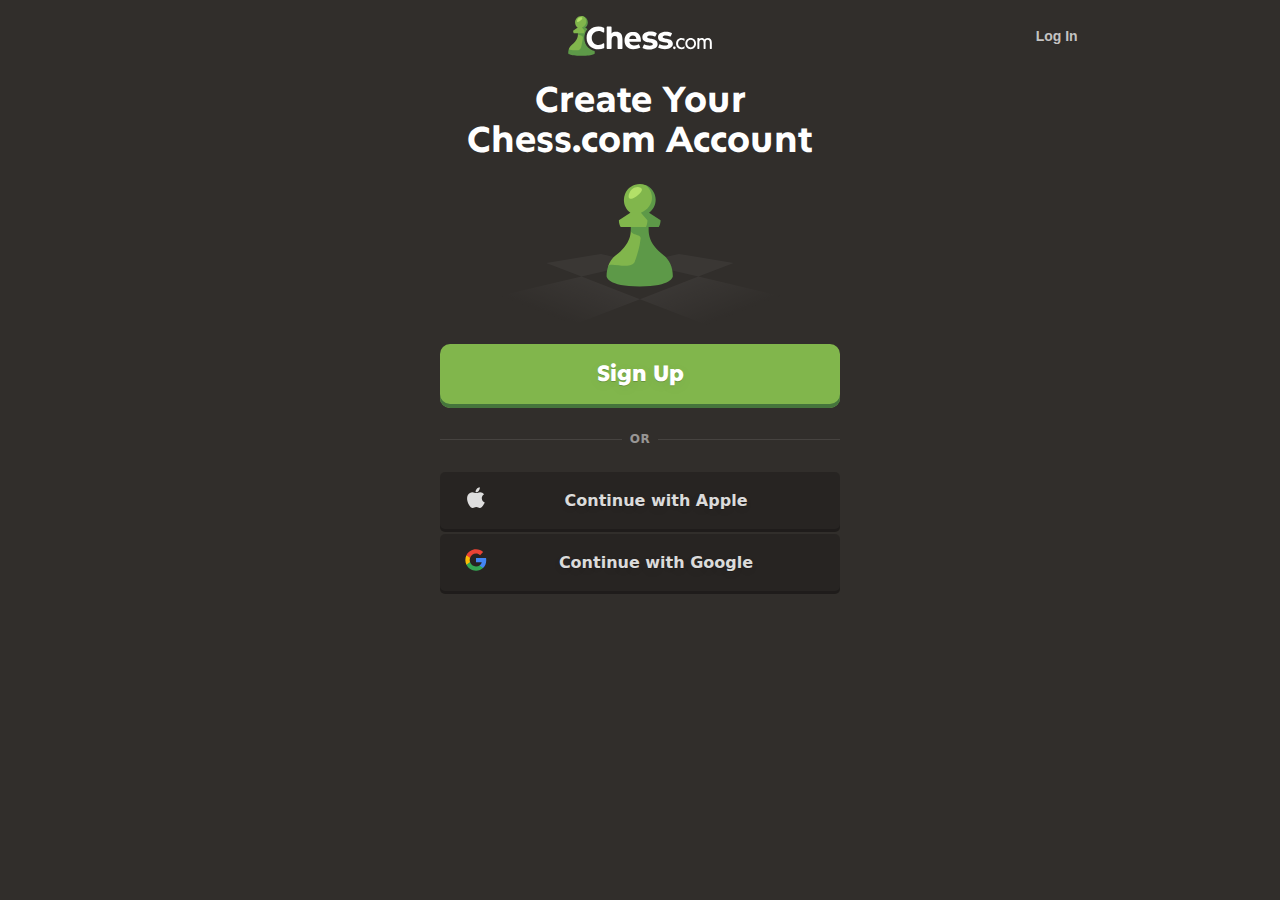
<file: html/index.html>
<!DOCTYPE html>
<html lang="en">
  <head>
    <meta charset="UTF-8" />
    <meta name="viewport" content="width=device-width, initial-scale=1.0" />
    <title>Start</title>

    <!-- Link to the favicon -->
    <link rel="icon" href="../assets/icons/pawn-thick.svg" type="image/svg+xml" />
    <!-- You can also use PNG or other formats -->
    <!-- <link rel="icon" href="path/to/your/favicon.png" type="image/png"> -->

    <link rel="stylesheet" href="../css/variables.css" />
    <link rel="stylesheet" href="../css/cc-typography.css" />
    <link rel="stylesheet" href="../css/cc-design-system.css" />
    <link rel="stylesheet" href="../css/styles.css" />
    <!-- Link to the new CSS file -->
  </head>
  <body class="dark-mode">
    <div class="top">
      <div class="top"></div>
      <div class="top">
        <img src="../assets/images/logo_white.svg" alt="Chess.com logo" />
      </div>
      <div class="top">
        <button class="cc-button-component cc-button-ghost cc-button-medium">
          Log In
        </button>
      </div>
    </div>
    <div class="content">
      <div class="container">
        <h1 class="heading-large">Create Your Chess.com Account</h1>
        <div class="middle">
          <img src="../assets/images/pawn-on-board 1.svg" alt="Chess.com logo" />
          <!-- Button Component -->

          <button
            class="cc-button-component cc-button-primary cc-button-xx-large cc-button-full"
          >
            Sign Up
          </button>
        </div>
        <div class="section-divider">
          <div class="line"></div>
          <p class="cc-text-label section-divider">OR</p>
          <div class="line"></div>
        </div>

        <div class="button-stack">
          <button
            class="cc-button-component cc-button-some cc-button-large cc-button-full"
          >
            <span class="cc-icon-medium">
              <img src="../assets/icons/logo-apple.svg" alt="Icon Description" />
            </span>
            <span class="button-text">Continue with Apple</span>
          </button>

          <button
            class="cc-button-component cc-button-some cc-button-large cc-button-full"
          >
            <span class="cc-icon-medium">
              <img src="../assets/icons/logo-google.svg" alt="Icon Description" />
            </span>
            <span class="button-text">Continue with Google</span>
          </button>
        </div>
      </div>
    </div>

    <script>
      // Apply dark mode by default
      document.body.classList.add("dark-mode");
    </script>
  </body>
</html>
</file>
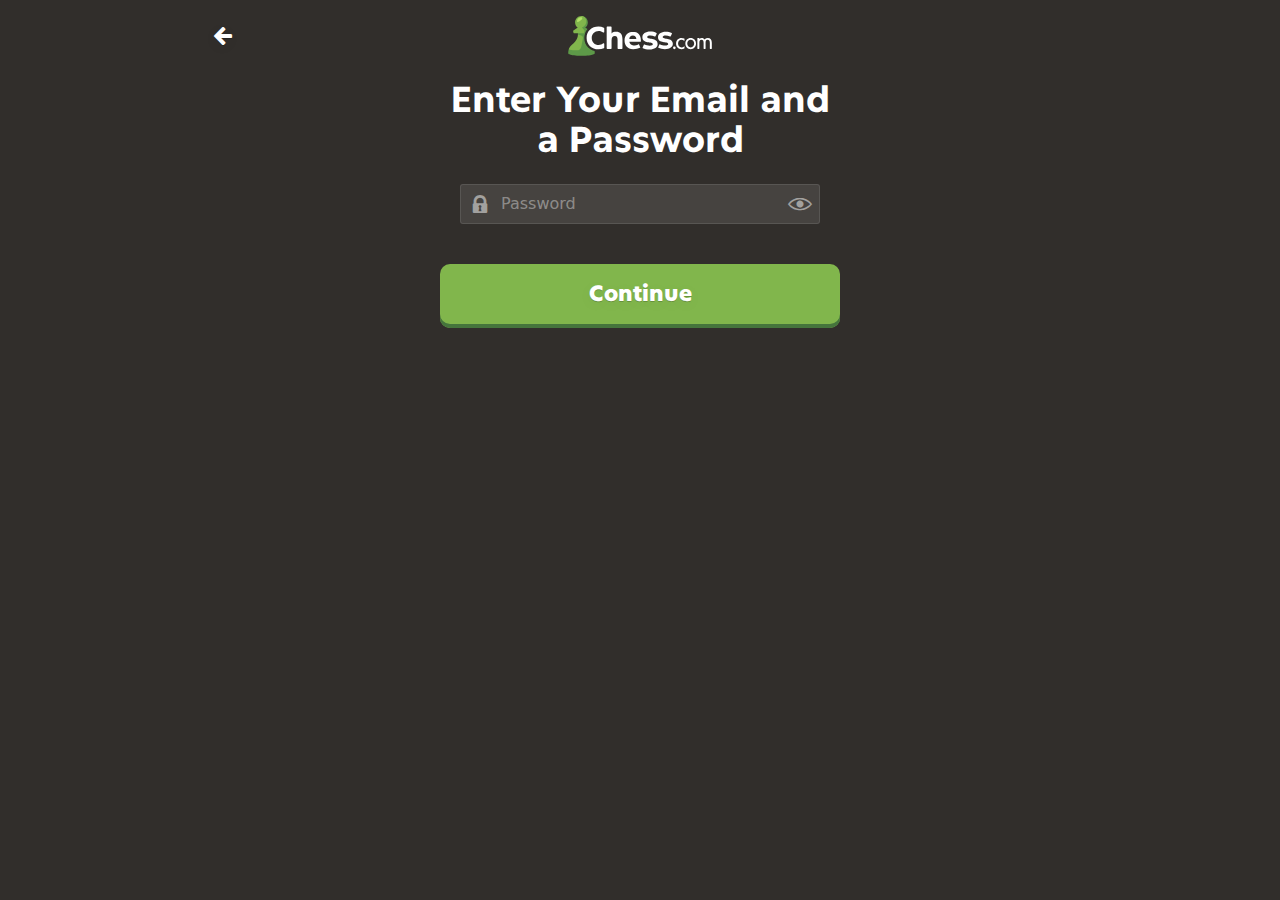
<file: html/email.html>
<!DOCTYPE html>
<html lang="en">
  <head>
    <meta charset="UTF-8" />
    <meta name="viewport" content="width=device-width, initial-scale=1.0" />
    <title>Email</title>

    <!-- Link to the favicon -->
    <link rel="icon" href="../assets/icons/pawn-thick.svg" type="image/svg+xml" />
    <!-- You can also use PNG or other formats -->
    <!-- <link rel="icon" href="path/to/your/favicon.png" type="image/png"> -->

    <link rel="stylesheet" href="../css/variables.css" />
    <link rel="stylesheet" href="../css/cc-typography.css" />
    <link rel="stylesheet" href="../css/cc-design-system.css" />
    <link rel="stylesheet" href="../css/styles.css" />
    <!-- Link to the new CSS file -->
  </head>
  <body class="dark-mode">
    <div class="top">
        <div class="top">
            <button class="cc-button-component cc-button-icon ">
              <span class="cc-icon-medium icon-font-chess arrow-left"></span>
            </button>
          </div>
      <div class="top">
        <img src="../assets/images/logo_white.svg" alt="Chess.com logo" />
      </div>

      <div class="top"></div>
    </div>
    <div class="content">
      <div class="container">
        <div>
        <h1 class="heading-large">Enter Your Email and a Password</h1>
        <h2 hidden class="heading-xx-small">Get matched with opponents at your skill level.</h2>
      </div>
                 <!--Email and Password Inputs-->
                 <div class="input-container">
  
                <!--Password start-->
                <div class="index-form-group">
                  <div class="index-input-wrap">
                    <div class="cc-input-group-component index-input">
                      <input class="cc-input-component cc-input-medium cc-input-group-space-prepend cc-input-group-space-append" step="1" type="password" id="registration_password" autocomplete="new-password" name="registration[password]" placeholder="Password" spellcheck="false" value=""> <div class="cc-input-group-pre">
                        <span class="lock icon-font-chess cc-input-group-icon cc-input-group-large">
                        </span>
                      </div> 
                      <!----> 
                      <button type="button" class="cc-input-group-post" aria-label="Toggle password visibility" data-tooltip-target="0">
                        <span class="eye icon-font-chess cc-input-group-icon cc-input-group-large">
                      </span>
                    </button>
                  </div>
                </div> 
                <div class="form-error-component index-input-error index-password-error" style="display: none;">
                </div>
              </div>
              <!--Password end-->
               </div>
              <!--Email and Password Input end-->
              
        <!--Button section start-->
          <div class="section-button">
            <button
            class="cc-button-component cc-button-primary cc-button-xx-large cc-button-full"
          >
            Continue
          </button>
        </div>
        <!--Button section end-->
        </div>
       
      </div>
    </div>

    <script>
      // Apply dark mode by default
      document.body.classList.add("dark-mode");

      // Select all radio buttons
      const buttons = document.querySelectorAll('input[type="radio"]');

      // Add change event listener to each radio button
      buttons.forEach(button => {
          button.addEventListener('change', function() {
              // When a radio button is checked, remove 'selected' class from all labels
              buttons.forEach(btn => {
                  const label = btn.parentElement; // Get the parent label
                  label.classList.remove('selected'); // Remove 'selected' class from the label
              });

              // Add 'selected' class to the label of the checked radio button
              const checkedLabel = this.parentElement; // Get the parent label of the checked radio button
              checkedLabel.classList.add('selected'); // Add 'selected' class to the checked label
          });
      });
    </script>
  </body>
</html>
</file>
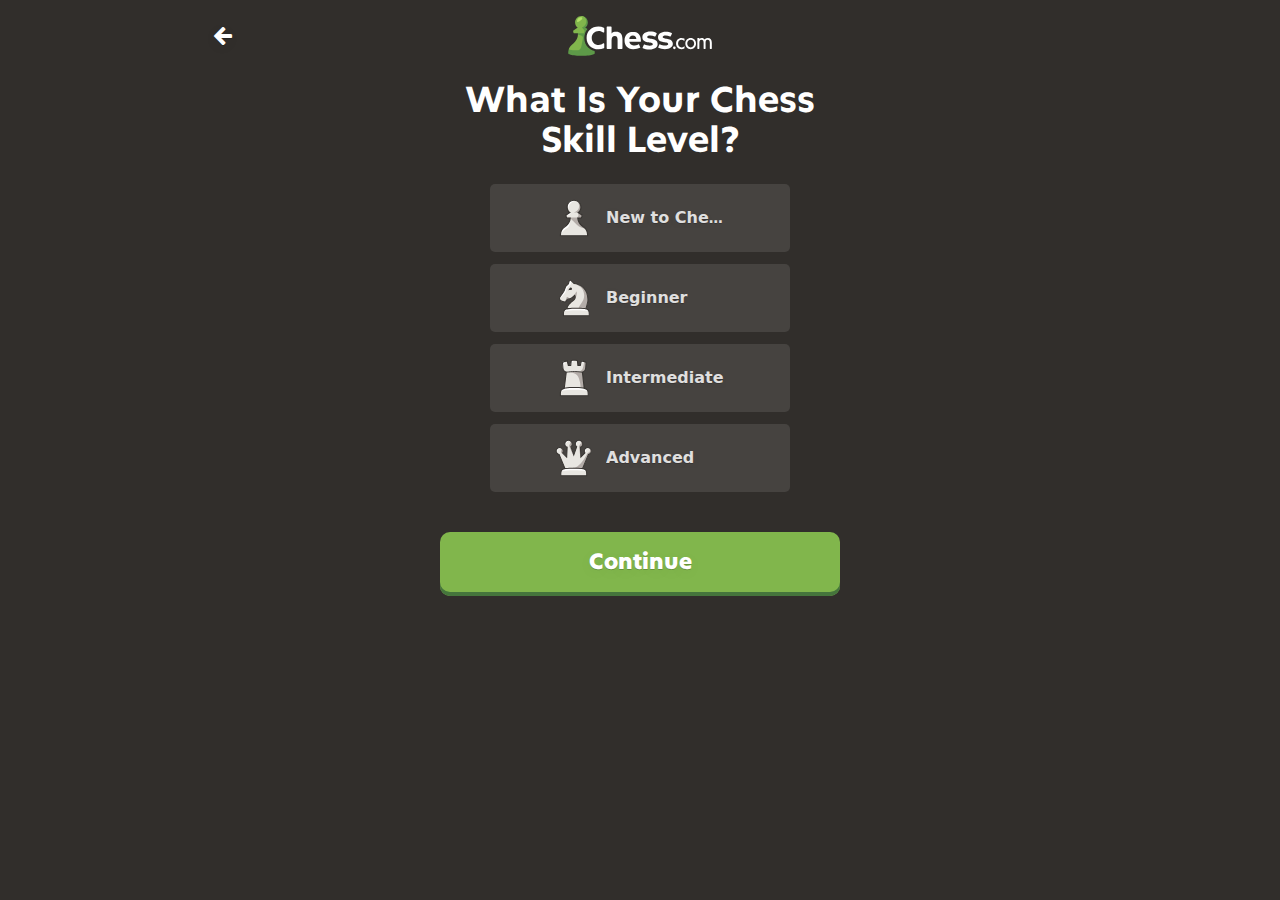
<file: html/level.html>
<!DOCTYPE html>
<html lang="en">
  <head>
    <meta charset="UTF-8" />
    <meta name="viewport" content="width=device-width, initial-scale=1.0" />
    <title>Level</title>

    <!-- Link to the favicon -->
    <link rel="icon" href="../assets/icons/pawn-thick.svg" type="image/svg+xml" />
    <!-- You can also use PNG or other formats -->
    <!-- <link rel="icon" href="path/to/your/favicon.png" type="image/png"> -->

    <link rel="stylesheet" href="../css/variables.css" />
    <link rel="stylesheet" href="../css/cc-typography.css" />
    <link rel="stylesheet" href="../css/cc-design-system.css" />
    <link rel="stylesheet" href="../css/styles.css" />
    <!-- Link to the new CSS file -->
  </head>
  <body class="dark-mode">
    <div class="top-container">
        <div class="top">
            <button class="cc-button-component cc-button-icon ">
              <span class="cc-icon-medium icon-font-chess arrow-left"></span>
            </button>
          </div>
      <div class="top">
        <img src="../assets/images/logo_white.svg" alt="Chess.com logo" />
      </div>

      <div class="top"></div>
    </div>
    <div class="content">
      <div class="container">
        <div>
        <h1 class="heading-large">What Is Your Chess Skill Level?</h1>
        <h2 hidden class=" heading-xx-small">Get matched with opponents at your skill level.</h2>
      </div>
          <div class="button-stack spacious">
            <label class="cc-button-component button-level">
              <input type="radio" name="skill-level" value="new" />
              <span class="cc-icon-x-large">
                <img src="../assets/icons/white_pawn.svg" alt="Icon Description" />
              </span>
              <span class="button-level-text-container">
                <span class="cc-text-large-bold">New to Chess</span>
            </span>
            </label>

            <label class="cc-button-component button-level">
              <input type="radio" name="skill-level" value="beginner" />
              <span class="cc-icon-x-large">
                <img src="../assets/icons/white_knight.svg" alt="Icon Description" />
              </span>
              <span class="button-level-text-container">
                <span class="cc-text-large-bold">Beginner</span>
            </span>
            </label>

            <label class="cc-button-component button-level">
              <input type="radio" name="skill-level" value="intermediate" />
              <span class="cc-icon-x-large">
                <img src="../assets/icons/white_rook.svg" alt="Icon Description" />
              </span>
              <span class="button-level-text-container">
                <span class="cc-text-large-bold">Intermediate</span>
            </span>
            </label>

            <label class="cc-button-component button-level">
              <input type="radio" name="skill-level" value="advanced" />
              <span class="cc-icon-x-large">
                <img src="../assets/icons/white_queen.svg" alt="Icon Description" />
              </span>
              <span class="button-level-text-container">
                <span class="cc-text-large-bold">Advanced</span>
            </span>
            </label>
          </div>
        
          <div class="section-button">
            <button
            class="cc-button-component cc-button-primary cc-button-xx-large cc-button-full"
          >
            Continue
          </button>
        </div>
        </div>
       
      </div>
    </div>

    <script>
      // Apply dark mode by default
      document.body.classList.add("dark-mode");

      // Select all radio buttons
      const buttons = document.querySelectorAll('input[type="radio"]');

      // Add change event listener to each radio button
      buttons.forEach(button => {
          button.addEventListener('change', function() {
              // When a radio button is checked, remove 'selected' class from all labels
              buttons.forEach(btn => {
                  const label = btn.parentElement; // Get the parent label
                  label.classList.remove('selected'); // Remove 'selected' class from the label
              });

              // Add 'selected' class to the label of the checked radio button
              const checkedLabel = this.parentElement; // Get the parent label of the checked radio button
              checkedLabel.classList.add('selected'); // Add 'selected' class to the checked label
          });
      });
    </script>
  </body>
</html>
</file>
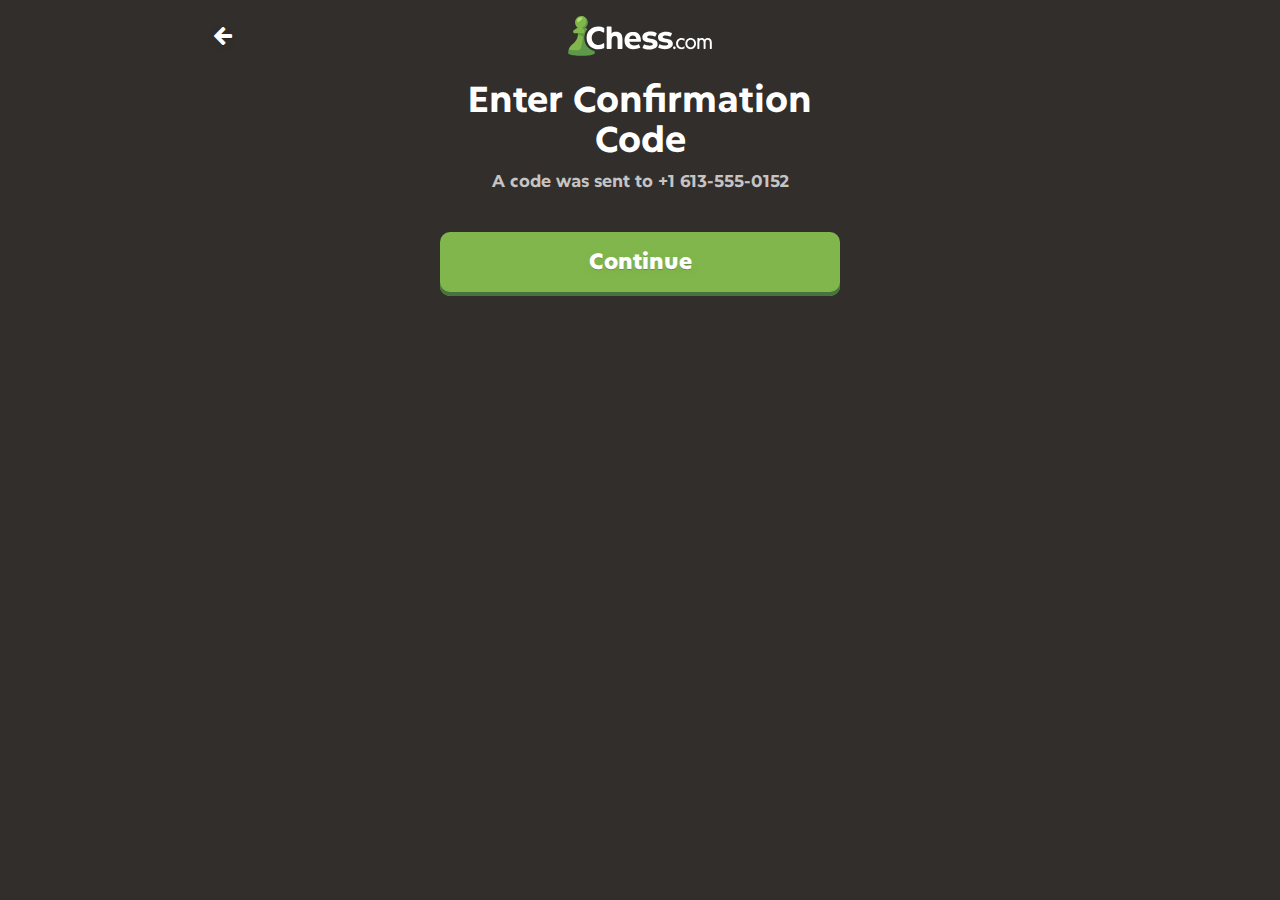
<file: html/otvc-code.html>
<!DOCTYPE html>
<html lang="en">
  <head>
    <meta charset="UTF-8" />
    <meta name="viewport" content="width=device-width, initial-scale=1.0" />
    <title>OTVC</title>

    <!-- Link to the favicon -->
    <link rel="icon" href="../assets/icons/pawn-thick.svg" type="image/svg+xml" />
    <!-- You can also use PNG or other formats -->
    <!-- <link rel="icon" href="path/to/your/favicon.png" type="image/png"> -->

    <link rel="stylesheet" href="../css/variables.css" />
    <link rel="stylesheet" href="../css/cc-typography.css" />
    <link rel="stylesheet" href="../css/cc-design-system.css" />
    <link rel="stylesheet" href="../css/styles.css" />
    <!-- Link to the new CSS file -->
  </head>
  <body class="dark-mode">
    <div class="top-container">
        <div class="top">
            <button class="cc-button-component cc-button-icon ">
              <span class="cc-icon-medium icon-font-chess arrow-left"></span>
            </button>
          </div>
      <div class="top">
        <img src="/assets/images/logo_white.svg" alt="Chess.com logo" />
      </div>
    
      <div class="top"></div>
      </div>

    <div class="content">
      <div class="container">
        <div>
        <h1 class="heading-large">Enter Confirmation Code</h1>
        <h2 class="heading-xx-small">A code was sent to +1 613-555-0152 </h2>
      </div>

      <!--Enter content here-->
        
          <div class="section-button">
            <button
            class="cc-button-component cc-button-primary cc-button-xx-large cc-button-full"
          >
            Continue
          </button>
        </div>
        </div>
       
      </div>
    </div>

    <script>
      // Apply dark mode by default
      document.body.classList.add("dark-mode");

      // Select all radio buttons
      const buttons = document.querySelectorAll('input[type="radio"]');

      // Add change event listener to each radio button
      buttons.forEach(button => {
          button.addEventListener('change', function() {
              // When a radio button is checked, remove 'selected' class from all labels
              buttons.forEach(btn => {
                  const label = btn.parentElement; // Get the parent label
                  label.classList.remove('selected'); // Remove 'selected' class from the label
              });

              // Add 'selected' class to the label of the checked radio button
              const checkedLabel = this.parentElement; // Get the parent label of the checked radio button
              checkedLabel.classList.add('selected'); // Add 'selected' class to the checked label
          });
      });
    </script>
  </body>
</html>
</file>
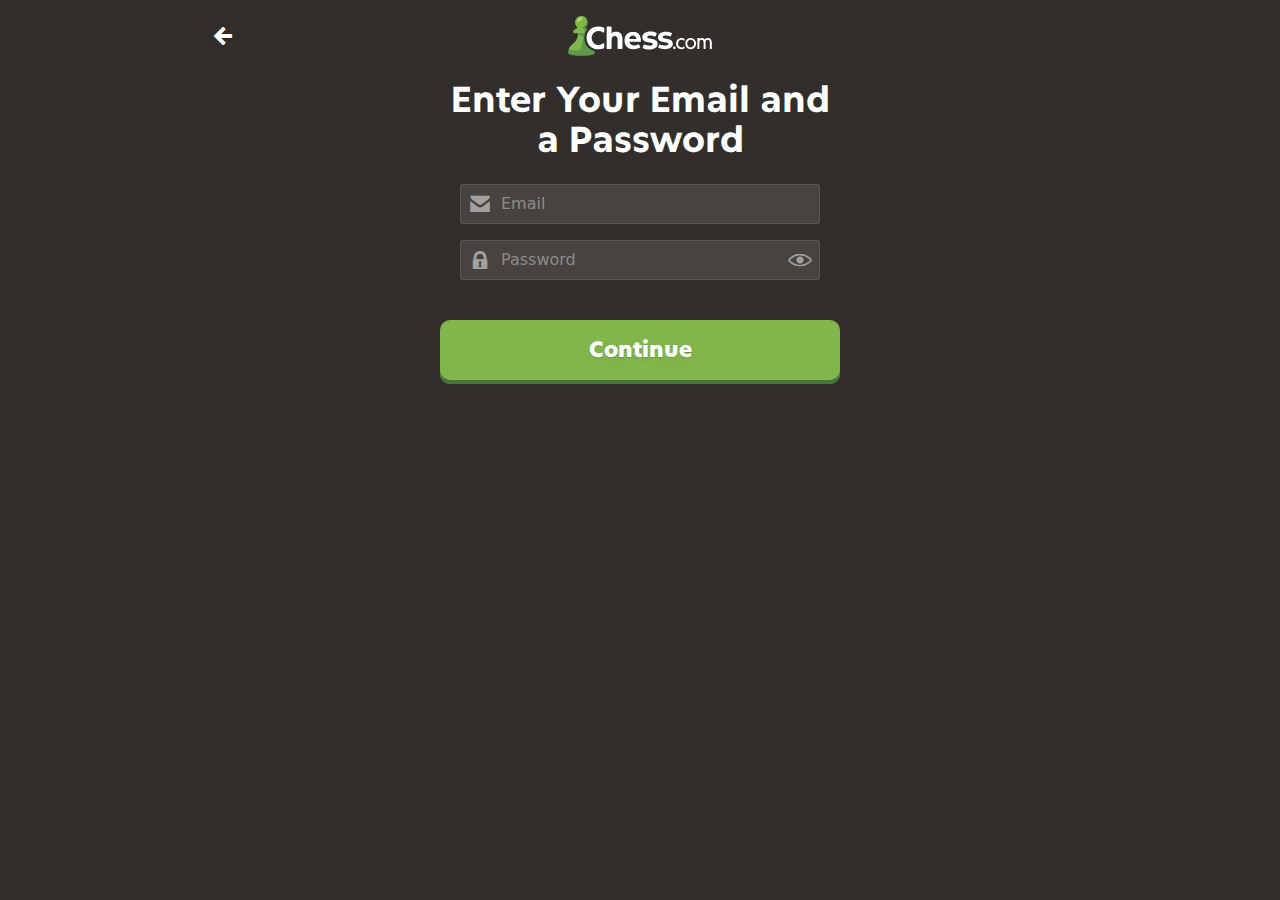
<file: html/password.html>
<!DOCTYPE html>
<html lang="en">
  <head>
    <meta charset="UTF-8" />
    <meta name="viewport" content="width=device-width, initial-scale=1.0" />
    <title>Password</title>

    <!-- Link to the favicon -->
    <link rel="icon" href="../assets/icons/pawn-thick.svg" type="image/svg+xml" />
    <!-- You can also use PNG or other formats -->
    <!-- <link rel="icon" href="path/to/your/favicon.png" type="image/png"> -->

    <link rel="stylesheet" href="../css/variables.css" />
    <link rel="stylesheet" href="../css/cc-typography.css" />
    <link rel="stylesheet" href="../css/cc-design-system.css" />
    <link rel="stylesheet" href="../css/styles.css" />
    <!-- Link to the new CSS file -->
  </head>
  <body class="dark-mode">
    <div class="top-container">
        <div class="top">
            <button class="cc-button-component cc-button-icon ">
              <span class="cc-icon-medium icon-font-chess arrow-left"></span>
            </button>
          </div>
      <div class="top">
        <img src="/assets/images/logo_white.svg" alt="Chess.com logo" />
      </div>
    
      <div class="top"></div>
      </div>

      <div class="content">
        <div class="container">
          <div>
          <h1 class="heading-large">Enter Your Email and a Password</h1>
          <h2 hidden class="heading-xx-small">Get matched with opponents at your skill level.</h2>
        </div>
        <!--Email and Password Inputs-->
            <div class="input-container">
                <!--Email start-->
              <div class="index-form-group index-email">
                <div class="index-input-wrap">
                  <div class="cc-input-group-component index-input">
                    <input class="cc-input-component cc-input-medium cc-input-group-space-prepend" step="1" type="email" id="registration_email" autocomplete="email" name="registration[email]" placeholder="Email" spellcheck="false" value="">
                     <div class="cc-input-group-pre">
                      <span class="mail-alt icon-font-chess cc-input-group-icon cc-input-group-large"></span>
                    </div> 
                  <!----> 
                  <!---->
                </div> 
                <span id="autosuggestion-span" class="index-email-text"></span>
                 <div class="domain-autosuggestion-component">
                  <span class="domain-autosuggestion-hidden"></span> 
                  <span class="domain-autosuggestion-ending"></span>
                </div>
              </div>
               <div class="form-error-component"></div>
              </div>
              <!--Email end-->

              <!--Password start-->
              <div class="index-form-group">
                <div class="index-input-wrap">
                  <div class="cc-input-group-component index-input">
                    <input class="cc-input-component cc-input-medium cc-input-group-space-prepend cc-input-group-space-append" step="1" type="password" id="registration_password" autocomplete="new-password" name="registration[password]" placeholder="Password" spellcheck="false" value=""> <div class="cc-input-group-pre">
                      <span class="lock icon-font-chess cc-input-group-icon cc-input-group-large">
                      </span>
                    </div> 
                    <!----> 
                    <button type="button" class="cc-input-group-post" aria-label="Toggle password visibility" data-tooltip-target="0">
                      <span class="eye icon-font-chess cc-input-group-icon cc-input-group-large">
                    </span>
                  </button>
                </div>
              </div> 
              <div class="form-error-component index-input-error index-password-error" style="display: none;">
              </div>
            </div>
            <!--Password end-->
             </div>
          
            <div class="section-button">
              <button
              class="cc-button-component cc-button-primary cc-button-xx-large cc-button-full"
            >
              Continue
            </button>
          </div>
          </div>
         
        </div>
    </div>

    <script>
      // Apply dark mode by default
      document.body.classList.add("dark-mode");

      // Select all radio buttons
      const buttons = document.querySelectorAll('input[type="radio"]');

      // Add change event listener to each radio button
      buttons.forEach(button => {
          button.addEventListener('change', function() {
              // When a radio button is checked, remove 'selected' class from all labels
              buttons.forEach(btn => {
                  const label = btn.parentElement; // Get the parent label
                  label.classList.remove('selected'); // Remove 'selected' class from the label
              });

              // Add 'selected' class to the label of the checked radio button
              const checkedLabel = this.parentElement; // Get the parent label of the checked radio button
              checkedLabel.classList.add('selected'); // Add 'selected' class to the checked label
          });
      });
    </script>
  </body>
</html>
</file>
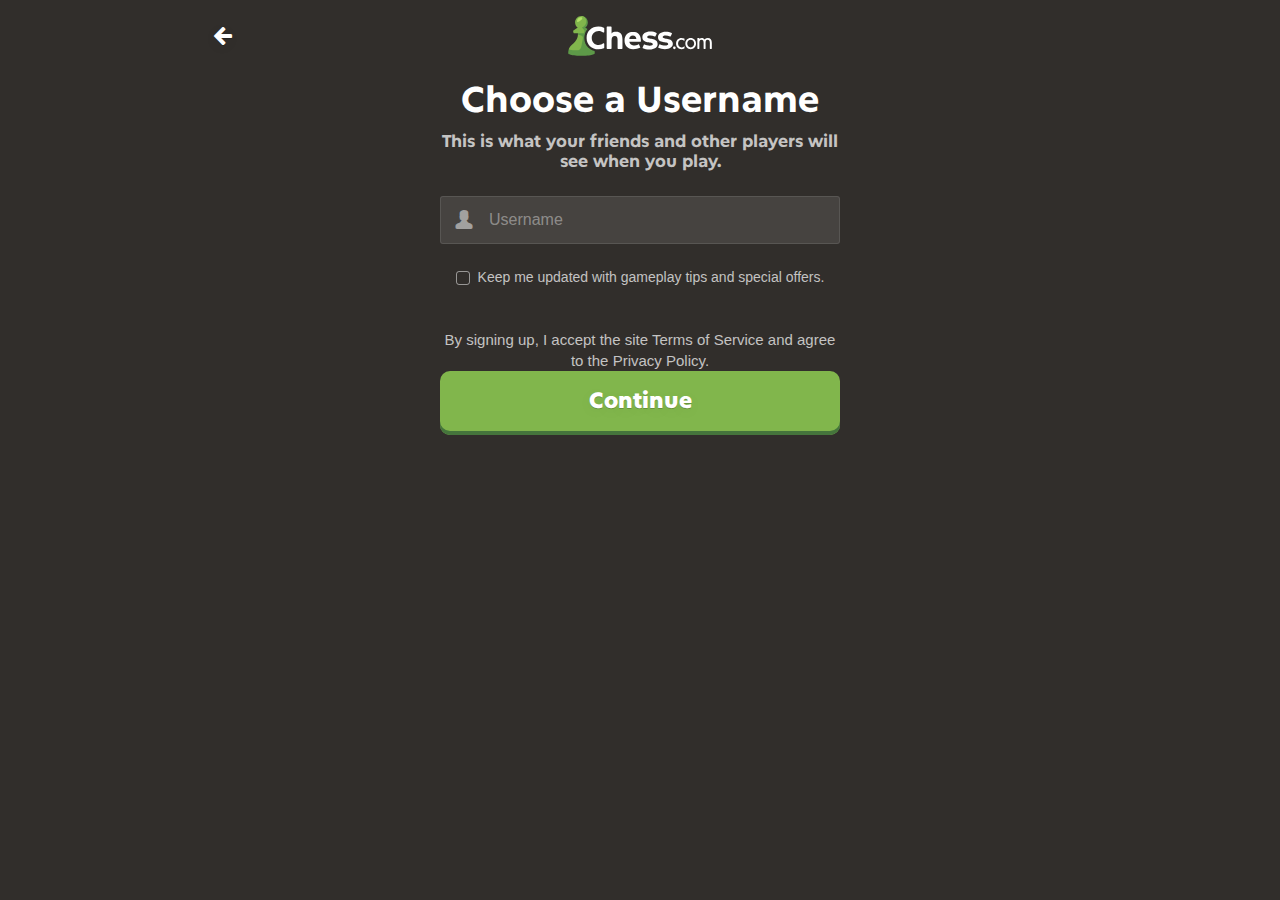
<file: html/username.html>
<!DOCTYPE html>
<html lang="en">
  <head>
    <meta charset="UTF-8" />
    <meta name="viewport" content="width=device-width, initial-scale=1.0" />
    <title>Username</title>

    <!-- Link to the favicon -->
    <link rel="icon" href="../assets/icons/pawn-thick.svg" type="image/svg+xml" />
    <!-- You can also use PNG or other formats -->
    <!-- <link rel="icon" href="path/to/your/favicon.png" type="image/png"> -->

    <link rel="stylesheet" href="../css/variables.css" />
    <link rel="stylesheet" href="../css/cc-typography.css" />
    <link rel="stylesheet" href="../css/cc-design-system.css" />
    <link rel="stylesheet" href="../css/styles.css" />
    <!-- Link to the new CSS file -->
  </head>
  <body class="dark-mode">
    <div class="top">
        <div class="top">
            <button class="cc-button-component cc-button-icon ">
              <span class="cc-icon-medium icon-font-chess arrow-left"></span>
            </button>
          </div>
      <div class="top">
        <img src="../assets/images/logo_white.svg" alt="Chess.com logo" />
      </div>

      <div class="top"></div>
    </div>
    <div class="content">
      <div class="container">
        <div>
        <h1 class="heading-large">Choose a Username</h1>
        <h2 class="heading-xx-small">This is what your friends and other players will see when you play.</h2>
      </div>
                 <!--Uername Input-->
                 <div class="cc-input-group-component username-input">
                    <input class="cc-input-component cc-input-large cc-input-group-space-prepend" step="1" type="text" id="registration_username" autocapitalize="none" autocomplete="off" autocorrect="off" maxlength="25" name="registration[username]" placeholder="Username" spellcheck="false" value=""> <div class="cc-input-group-pre">
                        <span class="user icon-font-chess cc-input-group-icon cc-input-group-large"></span>
                    </div>
                 <!----> 
                <!---->
                </div>
              <!--Username Input end-->

            <!--Opt-In-->
              <div class="username-checkbox-container">
                <div class="cc-checkbox-component">
                    <input type="checkbox" class="cc-checkbox-input" id="registration_opt_in" name="registration[opt_in]"> 
                    <label class="cc-checkbox-label cc-text-medium" for="registration_opt_in">Keep me updated with gameplay tips and special offers.</label> 
                </div>
            </div>
              <!--Opt-In end-->
              
        <!--Button section start-->
          <div class="section-button">
            <p class="username-note">By signing up, I accept the site <a href="/legal/user-agreement" target="_blank">Terms of Service</a> and agree to the <a href="/legal/privacy" target="_blank">Privacy Policy</a>.</p>
            <button
            class="cc-button-component cc-button-primary cc-button-xx-large cc-button-full"
          >
            Continue
          </button>
        </div>
        <!--Button section end-->
        </div>
       
      </div>
    </div>

    <script>
      // Apply dark mode by default
      document.body.classList.add("dark-mode");

      // Select all radio buttons
      const buttons = document.querySelectorAll('input[type="radio"]');

      // Add change event listener to each radio button
      buttons.forEach(button => {
          button.addEventListener('change', function() {
              // When a radio button is checked, remove 'selected' class from all labels
              buttons.forEach(btn => {
                  const label = btn.parentElement; // Get the parent label
                  label.classList.remove('selected'); // Remove 'selected' class from the label
              });

              // Add 'selected' class to the label of the checked radio button
              const checkedLabel = this.parentElement; // Get the parent label of the checked radio button
              checkedLabel.classList.add('selected'); // Add 'selected' class to the checked label
          });
      });
    </script>
  </body>
</html>
</file>
<file: css/variables.css>
/*
 * This file must only contain variables and never import any other file,
 * as it is used directly from other repositories where those imports will
 * not be available.
 */

:root {
  /* Font Family */
  --font-family-system: -apple-system, BlinkMacSystemFont, 'Inter', 'Segoe UI', system-ui, Helvetica, Arial, sans-serif;
  --font-family-heading:'Chess Sans', sans-serif;
  --font-family-icons: 'Chess V3';
}

/* Font Family "Chess Sans" under "chess_sans_font_family" Feature Flag */
.chess-sans {
  --font-family-heading: 'Chess Sans', sans-serif;
}

/* New Flat Icons under "new_flat_icons" Feature Flag */
.chess-glyph-next {
  --font-family-icons: 'Chess Glyph Next';
}

/* Color Primitives */
:root {
  --color-green-25: #F6FFE3;
  --color-green-50: #F3FFCF;
  --color-green-75: #EBFFBD;
  --color-green-100: #D8FA9D;
  --color-green-200: #B2E068;
  --color-green-300: #81B64C;
  --color-green-400: #5D9948;
  --color-green-500: #45753C;
  --color-green-600: #305730;
  --color-green-700: #204227;

  --color-aqua-25: #EAFFFA;
  --color-aqua-50: #DDFFF5;
  --color-aqua-75: #CCFFEC;
  --color-aqua-100: #ADFBD8;
  --color-aqua-200: #62F6CA;
  --color-aqua-300: #26C2A3;
  --color-aqua-400: #109888;
  --color-aqua-500: #10777C;
  --color-aqua-600: #09505F;
  --color-aqua-700: #073745;

  --color-blue-25: #CEF5FF;
  --color-blue-50: #B2F0FF;
  --color-blue-75: #83DEFC;
  --color-blue-100: #4DC3EA;
  --color-blue-200: #009FD9;
  --color-blue-300: #008CD1;
  --color-blue-400: #0069AB;
  --color-blue-500: #0B548C;
  --color-blue-600: #083A66;
  --color-blue-700: #072A4F;

  --color-slate-25: #FAFFFF;
  --color-slate-50: #F2FCFF;
  --color-slate-75: #E5F6FF;
  --color-slate-100: #D0E6FB;
  --color-slate-200: #AED0F0;
  --color-slate-300: #749BBF;
  --color-slate-400: #486688;
  --color-slate-500: #324660;
  --color-slate-600: #263242;
  --color-slate-700: #1E2533;

  --color-purple-25: #F6EDFF;
  --color-purple-50: #E8DBFF;
  --color-purple-75: #D5C6FF;
  --color-purple-100: #C9ACFF;
  --color-purple-200: #9881F2;
  --color-purple-300: #7A66F4;
  --color-purple-400: #5E53D9;
  --color-purple-500: #303D8A;
  --color-purple-600: #212E5D;
  --color-purple-700: #152243;

  --color-fuchsia-25: #FFD4D4;
  --color-fuchsia-50: #FFB5B9;
  --color-fuchsia-75: #FF949D;
  --color-fuchsia-100: #FF788A;
  --color-fuchsia-200: #FA466A;
  --color-fuchsia-300: #ED2456;
  --color-fuchsia-400: #C4144F;
  --color-fuchsia-500: #940C45;
  --color-fuchsia-600: #610734;
  --color-fuchsia-700: #49052D;

  --color-red-25: #FFE0CA;
  --color-red-50: #FFCBB2;
  --color-red-75: #FFB196;
  --color-red-100: #FF8A75;
  --color-red-200: #FF6352;
  --color-red-300: #FA412D;
  --color-red-400: #E02828;
  --color-red-500: #AD1F24;
  --color-red-600: #881822;
  --color-red-700: #631018;

  --color-orange-25: #FFFBDA;
  --color-orange-50: #FFF3C2;
  --color-orange-75: #FFE5A8;
  --color-orange-100: #FFD591;
  --color-orange-200: #FFA459;
  --color-orange-300: #FA742C;
  --color-orange-400: #DC501D;
  --color-orange-500: #A93616;
  --color-orange-600: #7A1A0B;
  --color-orange-700: #610808;

  --color-gold-25: #FFFFC7;
  --color-gold-50: #FFF599;
  --color-gold-75: #FCE26A;
  --color-gold-100: #FAD541;
  --color-gold-200: #F7C631;
  --color-gold-300: #E3AA24;
  --color-gold-400: #CF8D1B;
  --color-gold-500: #B27314;
  --color-gold-600: #99580E;
  --color-gold-700: #7A4414;

  --color-brown-25: #FFFEF5;
  --color-brown-50: #FBF7EC;
  --color-brown-75: #FBF3D8;
  --color-brown-100: #FBEBC1;
  --color-brown-200: #F9D983;
  --color-brown-300: #E2B664;
  --color-brown-400: #CA9350;
  --color-brown-500: #9D6C3E;
  --color-brown-600: #6A4632;
  --color-brown-700: #543426;

  --color-skin-25: #FFFCE8;
  --color-skin-50: #FFF3D4;
  --color-skin-75: #FBE7C4;
  --color-skin-100: #FADAAE;
  --color-skin-200: #E3C29C;
  --color-skin-300: #D5A47D;
  --color-skin-400: #8D694B;
  --color-skin-500: #6B4D3A;
  --color-skin-600: #543F34;
  --color-skin-700: #4A352E;

  --color-neutrals-white: #FFF;
  --color-neutrals-black: #000;

  --color-gray-75: #F8F8F8;
  --color-gray-100: #F1F1F1;
  --color-gray-200: #E7E6E5;
  --color-gray-300: #DAD8D6;
  --color-gray-400: #BEBDB9;
  --color-gray-500: #8B8987;
  --color-gray-600: #666564;
  --color-gray-700: #4B4847;
  --color-gray-800: #312E2B;
  --color-gray-900: #262421;

  --color-transparent-white-2: rgba(255, 255, 255, .02);
  --color-transparent-white-5: rgba(255, 255, 255, .05);
  --color-transparent-white-8: rgba(255, 255, 255, .08);
  --color-transparent-white-10: rgba(255, 255, 255, .1);
  --color-transparent-white-14: rgba(255, 255, 255, .14);
  --color-transparent-white-25: rgba(255, 255, 255, .25);
  --color-transparent-white-40: rgba(255, 255, 255, .4);
  --color-transparent-white-50: rgba(255, 255, 255, .5);
  --color-transparent-white-65: rgba(255, 255, 255, .65);
  --color-transparent-white-72: rgba(255, 255, 255, .72);
  --color-transparent-white-85: rgba(255, 255, 255, .85);
  --color-transparent-white-95: rgba(255, 255, 255, .95);

  --color-transparent-black-10: rgba(0, 0, 0, .1);
  --color-transparent-black-14: rgba(0, 0, 0, .14);
  --color-transparent-black-18: rgba(0, 0, 0, .18);
  --color-transparent-black-20: rgba(0, 0, 0, .2);
  --color-transparent-black-30: rgba(0, 0, 0, .3);
  --color-transparent-black-65: rgba(0, 0, 0, .65);
  --color-transparent-black-77: rgba(0, 0, 0, .77);
}

/* Color Streaks */
:root,
.light-mode {
  --color-streak-high: var(--color-red-300);
  --color-streak-medium: var(--color-orange-300);
  --color-streak-low: var(--color-orange-200);
  --color-streak-lowest: var(--color-gold-100);

  --color-streak-pause: var(--color-slate-300);

  --color-streak-learn-low: var(--color-blue-100);
  --color-streak-learn-medium: var(--color-blue-200);
  --color-streak-learn-high: var(--color-blue-400);

  --color-streak-play-low: var(--color-green-200);
  --color-streak-play-medium: var(--color-green-300);
  --color-streak-play-high: var(--color-green-400);

  --color-streak-puzzles-low: var(--color-gold-100);
  --color-streak-puzzles-medium: var(--color-orange-200);
  --color-streak-puzzles-high: var(--color-orange-300);
}

.dark-mode {
  --color-streak-learn-low: var(--color-blue-25);
  --color-streak-learn-medium: var(--color-blue-75);
  --color-streak-learn-high: var(--color-blue-200);

  --color-streak-play-low: var(--color-green-75);
  --color-streak-play-medium: var(--color-green-200);
  --color-streak-play-high: var(--color-green-300);
}

/* Color Classification */
:root,
.light-mode {
  --color-classification-brilliant: var(--color-aqua-400);
  --color-classification-great: var(--color-slate-400);
  --color-classification-best: var(--color-green-400);
  --color-classification-excellent: var(--color-green-400);
  --color-classification-good: #95B776;
  --color-classification-book: var(--color-skin-400);
  --color-classification-inaccuracy: var(--color-gold-300);
  --color-classification-mistake: #DD7C2C;
  --color-classification-miss: #FF7769;
  --color-classification-blunder: var(--color-red-400);
  --color-classification-forced: var(--color-green-400);
}

.dark-mode {
  --color-classification-brilliant: var(--color-aqua-300);
  --color-classification-great: var(--color-slate-300);
  --color-classification-best: var(--color-green-300);
  --color-classification-excellent: var(--color-green-300);
  --color-classification-book: var(--color-skin-300);
  --color-classification-inaccuracy: var(--color-gold-200);
  --color-classification-mistake: var(--color-orange-200);
  --color-classification-miss: #FF7769;
  --color-classification-blunder: var(--color-red-300);
  --color-classification-forced: var(--color-green-300);
}

/* Game types */
:root,
.light-mode {
  --color-icon-bullet: var(--color-gold-400);
  --color-icon-blitz: var(--color-gold-200);
  --color-icon-rapid: var(--color-green-400);
  --color-icon-crazyhouse: var(--color-blue-300);
  --color-icon-daily: var(--color-gold-200);
  --color-icon-insights: var(--color-gold-200);
  --color-icon-live960: var(--color-orange-300);
  --color-icon-daily960: var(--color-orange-400);
  --color-icon-puzzlerush: var(--color-orange-200);
  --color-icon-premium: var(--color-blue-300);
  --color-icon-3check: var(--color-aqua-400);
  --color-icon-bughouse: var(--color-green-400);
  --color-icon-kinghill: var(--color-brown-400);
  --color-icon-vscomputer: var(--color-slate-300);
  --color-icon-puzzles: var(--color-orange-300);
  --color-icon-tournaments: var(--color-gold-300);
  --color-icon-lessons: var(--color-blue-300);
  --color-icon-votechess: var(--color-green-400);
  --color-icon-puzzlebattle: var(--color-green-400);
  --color-icon-match: var(--color-gray-500);
  --color-icon-livematch: var(--color-gray-500);
}

.dark-mode {
  --color-icon-bullet: var(--color-gold-300);
  --color-icon-blitz: var(--color-gold-100);
  --color-icon-rapid: var(--color-green-300);
  --color-icon-crazyhouse: var(--color-blue-300);
  --color-icon-daily: var(--color-gold-200);
  --color-icon-insights: var(--color-gold-100);
  --color-icon-live960: var(--color-orange-300);
  --color-icon-daily960: var(--color-orange-400);
  --color-icon-puzzlerush: var(--color-orange-200);
  --color-icon-premium: var(--color-blue-200);
  --color-icon-3check: var(--color-aqua-300);
  --color-icon-bughouse: var(--color-green-400);
  --color-icon-kinghill: var(--color-brown-500);
  --color-icon-vscomputer: var(--color-slate-300);
  --color-icon-puzzles: var(--color-orange-300);
  --color-icon-tournaments: var(--color-gold-200);
  --color-icon-lessons: var(--color-blue-200);
  --color-icon-votechess: var(--color-green-300);
  --color-icon-puzzlebattle: var(--color-green-300);
  --color-icon-match: var(--color-transparent-white-50);
  --color-icon-livematch: var(--color-transparent-white-50);
}

/* Chess Title Badge */
:root {
  --color-bg-chesstitle: #7C2929;
}

/* Leagues */
:root,
.light-mode {
  --color-leagues-wood: var(--color-brown-500);
  --color-leagues-stone: var(--color-gray-500);
  --color-leagues-bronze: var(--color-gold-500);
  --color-leagues-silver: var(--color-slate-400);
  --color-leagues-crystal: var(--color-blue-200);
  --color-leagues-emerald: var(--color-green-400);
  --color-leagues-amethyst: var(--color-purple-400);
  --color-leagues-elite: var(--color-red-400);
  --color-leagues-champion: var(--color-gold-400);
  --color-leagues-legend: var(--color-gray-700);
}

.dark-mode {
  --color-leagues-wood: var(--color-brown-400);
  --color-leagues-stone: var(--color-gray-400);
  --color-leagues-bronze: var(--color-gold-400);
  --color-leagues-silver: var(--color-slate-100);
  --color-leagues-crystal: var(--color-blue-75);
  --color-leagues-emerald: var(--color-green-300);
  --color-leagues-amethyst: var(--color-purple-200);
  --color-leagues-elite: var(--color-red-200);
  --color-leagues-champion: var(--color-gold-200);
  --color-leagues-legend: var(--color-gray-75);
}

/* Tiers */
:root,
.light-mode {
  --color-tier-wood: var(--color-brown-500);
  --color-tier-stone: var(--color-gray-500);
  --color-tier-bronze: var(--color-gold-500);
  --color-tier-silver: var(--color-slate-300);
  --color-tier-crystal: var(--color-blue-200);
  --color-tier-emerald: var(--color-green-400);
  --color-tier-amethyst: var(--color-purple-300);
  --color-tier-elite: var(--color-red-300);
  --color-tier-champion: var(--color-gold-400);
  --color-tier-legend: var(--color-gray-700);
}

.dark-mode {
  --color-tier-wood: var(--color-brown-400);
  --color-tier-stone: var(--color-gray-400);
  --color-tier-bronze: var(--color-gold-400);
  --color-tier-silver: var(--color-slate-200);
  --color-tier-crystal: var(--color-blue-200);
  --color-tier-emerald: var(--color-green-300);
  --color-tier-amethyst: var(--color-purple-300);
  --color-tier-elite: var(--color-red-200);
  --color-tier-champion: var(--color-gold-200);
  --color-tier-legend: var(--color-gray-75);
}

/* Win / Draw / Loss */
:root,
.light-mode {
  --color-icon-win: var(--color-green-400);
  --color-text-win: var(--color-green-400);
  --color-bg-win: var(--color-green-300);
  --color-border-win: var(--color-green-300);

  --color-icon-draw: var(--color-gray-500);
  --color-text-draw: var(--color-gray-600);
  --color-bg-draw: var(--color-gray-600);
  --color-border-draw: var(--color-gray-300);

  --color-icon-loss: var(--color-red-400);
  --color-text-loss: var(--color-red-400);
  --color-bg-loss: var(--color-red-400);
  --color-border-loss: var(--color-red-400);
}

.dark-mode {
  --color-icon-win: var(--color-green-300);
  --color-text-win: var(--color-green-300);

  --color-icon-draw: var(--color-transparent-white-50);
  --color-text-draw: var(--color-transparent-white-72);
  --color-bg-draw: var(--color-transparent-white-72);
  --color-border-draw: var(--color-transparent-white-10);

  --color-icon-loss: var(--color-red-300);
  --color-text-loss: var(--color-red-300);
  --color-border-loss: var(--color-red-300);
}

/* Success / Danger / Warning / Info */
:root,
.light-mode {
  --color-icon-success: var(--color-green-400);
  --color-text-success: var(--color-green-400);
  --color-bg-success: var(--color-green-300);
  --color-border-success: var(--color-green-300);

  --color-icon-danger: var(--color-red-400);
  --color-text-danger: var(--color-red-400);
  --color-bg-danger: var(--color-red-400);
  --color-border-danger: var(--color-red-400);

  --color-icon-warning: var(--color-gold-300);
  --color-text-warning: var(--color-gold-300);
  --color-bg-warning: var(--color-gold-300);
  --color-border-warning: var(--color-gold-300);

  --color-icon-info: var(--color-blue-300);
  --color-icon-info-hovered: var(--color-blue-400);
  --color-text-info: var(--color-blue-400);
  --color-bg-info: var(--color-blue-300);
  --color-border-info: var(--color-blue-300);
}

.dark-mode {
  --color-icon-success: var(--color-green-300);
  --color-text-success: var(--color-green-300);

  --color-icon-danger: var(--color-red-300);
  --color-text-danger: var(--color-red-300);
  --color-border-danger: var(--color-red-300);

  --color-icon-info-hovered: var(--color-blue-200);
  --color-text-info: var(--color-blue-200);
}

/* Gold / Silver / Bronze Ranks */
:root,
.light-mode {
  --color-icon-gold: var(--color-gold-200);
  --color-bg-gold: var(--color-gold-100);

  --color-icon-silver: var(--color-gray-400);
  --color-bg-silver: var(--color-gray-200);

  --color-icon-bronze: var(--color-skin-300);
  --color-bg-bronze: var(--color-skin-200);
}

.dark-mode {
  --color-bg-gold: var(--color-gold-200);
  --color-bg-silver: var(--color-gray-400);
  --color-bg-bronze: var(--color-skin-300);
}

/* UI Background Colors */
:root,
.light-mode {
  --color-bg-primary: var(--color-gray-800);
  --color-bg-secondary: var(--color-neutrals-white);
  --color-bg-tertiary: var(--color-gray-100);
  --color-bg-quaternary: var(--color-gray-300);
  --color-bg-opaque: var(--color-neutrals-white);
  --color-bg-opaque-lighter: var(--color-neutrals-white);
  --color-bg-subtle: var(--color-gray-300);
  --color-bg-subtle-hovered: var(--color-gray-100);
  --color-bg-subtler: var(--color-gray-100);
  --color-bg-subtlest: var(--color-gray-75);
  --color-bg-input: var(--color-neutrals-white);
  --color-bg-streaming: var(--color-purple-400);
  --color-bg-overlay: var(--color-transparent-black-65);
  --color-bg-secondary-alt: var(--color-gray-100);
  --color-bg-selected: var(--color-gray-500);
}

.dark-mode {
  --color-bg-secondary: var(--color-transparent-black-20);
  --color-bg-tertiary: var(--color-transparent-black-14);
  --color-bg-quaternary: var(--color-transparent-black-18);
  --color-bg-opaque: var(--color-gray-900);
  --color-bg-opaque-lighter: var(--color-gray-800);
  --color-bg-subtle: var(--color-transparent-white-10);
  --color-bg-subtle-hovered: var(--color-transparent-white-14);
  --color-bg-subtler: var(--color-transparent-white-8);
  --color-bg-subtlest: var(--color-transparent-white-2);
  --color-bg-input: var(--color-transparent-white-10);
  --color-bg-secondary-alt: var(--color-transparent-black-20);
  --color-bg-selected: var(--color-transparent-white-40);
}

/* UI Text Colors */
:root,
.light-mode {
  --color-text-boldest: var(--color-gray-800);
  --color-text-bolder: var(--color-gray-700);
  --color-text-default: var(--color-gray-600);
  --color-text-default-hovered: var(--color-gray-700);
  --color-text-subtle: var(--color-gray-500);
  --color-text-placeholder: var(--color-gray-400);
  --color-text-inverse: var(--color-neutrals-white);
  --color-text-link: var(--color-blue-400);
  --color-text-link-hovered: var(--color-blue-300);
}

.dark-mode {
  --color-text-boldest: var(--color-neutrals-white);
  --color-text-bolder: var(--color-transparent-white-85);
  --color-text-default: var(--color-transparent-white-72);
  --color-text-default-hovered: var(--color-transparent-white-85);
  --color-text-subtle: var(--color-transparent-white-50);
  --color-text-placeholder: var(--color-transparent-white-40);
  --color-text-inverse: var(--color-gray-800);
  --color-text-link: var(--color-blue-200);
  --color-text-link-hovered: var(--color-blue-100);
}

/* UI Icon Colors */
:root,
.light-mode {
  --color-icon-boldest: var(--color-gray-700);
  --color-icon-bolder: var(--color-gray-600);
  --color-icon-default: var(--color-gray-500);
  --color-icon-default-hovered: var(--color-gray-600);
  --color-icon-subtle: var(--color-gray-400);
  --color-icon-inverse: var(--color-neutrals-white);
}

.dark-mode {
  --color-icon-boldest: var(--color-transparent-white-85);
  --color-icon-bolder: var(--color-transparent-white-72);
  --color-icon-default: var(--color-transparent-white-50);
  --color-icon-default-hovered: var(--color-transparent-white-72);
  --color-icon-subtle: var(--color-transparent-white-40);
  --color-icon-inverse: var(--color-gray-800);
}

/* UI Border Colors */
:root,
.light-mode {
  --color-border-bold: var(--color-gray-600);
  --color-border-subtle: var(--color-gray-500);
  --color-border-subtler: var(--color-gray-400);
  --color-border-default: var(--color-gray-300);
  --color-border-default-hovered: var(--color-gray-400);
  --color-border-selected: var(--color-green-300);
  --color-border-active: var(--color-gray-500);
}

.dark-mode {
  --color-border-bold: var(--color-transparent-white-72);
  --color-border-subtle: var(--color-transparent-white-50);
  --color-border-subtler: var(--color-transparent-white-25);
  --color-border-default: var(--color-transparent-white-10);
  --color-border-default-hovered: var(--color-transparent-white-25);
  --color-border-active: var(--color-transparent-white-40);
}

/* White / Draw / Black Evaluation */
:root,
.light-mode {
  --color-bg-white-eval: var(--color-gray-200);
  --color-bg-draw-eval: var(--color-gray-400);
  --color-bg-black-eval: var(--color-gray-700);

  --color-text-white-eval: var(--color-gray-700);
  --color-text-draw-eval: var(--color-gray-700);
  --color-text-black-eval: var(--color-gray-200);
}

.dark-mode {
  --color-bg-white-eval: var(--color-transparent-white-95);
  --color-bg-draw-eval: var(--color-transparent-white-25);
  --color-bg-black-eval: var(--color-transparent-white-10);

  --color-text-white-eval: var(--color-gray-800);
  --color-text-draw-eval: var(--color-neutrals-white);
  --color-text-black-eval: var(--color-gray-75);
}

/* Progress Bar */
:root,
.light-mode {
  --color-bg-progress-track: var(--color-transparent-black-14);
  --color-bg-progress-current: var(--color-transparent-black-14);
  --color-bg-progress-completed: var(--color-green-300);
}

.dark-mode {
  --color-bg-progress-track: var(--color-transparent-white-10);
  --color-bg-progress-current: var(--color-transparent-white-25);
}

/* Border-Radius */
:root {
  --radius-s: .2rem;
  --radius-m: .3rem;
  --radius-l: .5rem;
  --radius-xl: 1rem;
  --radius-xxl: 2rem;
  --radius-circular: 50%; /* FE-only. */
}

/* Spacing */
:root {
  --space-25: .1rem;
  --space-50: .2rem;
  --space-75: .4rem;
  --space-100: .8rem;
  --space-200: 1.2rem;
  --space-300: 1.6rem;
  --space-400: 2.4rem;
  --space-500: 3.2rem;
  --space-600: 4rem;
  --space-700: 8rem;
}

/* UI Motion */
:root {
  --motion-ease-in-1: cubic-bezier(0.4, 0, 1, 1);
  --motion-ease-in-2: cubic-bezier(.8, 0, 1, 1);
  --motion-ease-in-3: cubic-bezier(.5, 0, .8, 0);
  --motion-ease-out: cubic-bezier(0, 0, .2, 1);
  --motion-ease-out-1: cubic-bezier(0, 0, .2, 1);
  --motion-ease-out-3: cubic-bezier(.2, 1, .3, 1);
  --motion-ease-out-4: cubic-bezier(0, 0, 0, 1);
  --motion-ease-in-out-2: cubic-bezier(.5, 0, .6, 1);
}

/* Speech Colors */
:root,
.light-mode {
  --color-bg-speech: var(--color-gray-200);
  --color-text-speech: var(--color-gray-800);
}

.dark-mode {
  --color-bg-speech: var(--color-neutrals-white);
}

/* Icon Size */
:root {
  --icon-s: 1.6rem;
  --icon-m: 2.4rem;
  --icon-l: 3.2rem;
  --icon-xl: 4rem;
  --icon-xxl: 4.8rem;
}

/* Container Size */
:root {
  --container-xxxs: 20rem;
  --container-xxs: 30rem;
  --container-xs: 36rem;
  --container-s: 40rem;
  --container-m: 46rem;
  --container-l: 50rem;
  --container-xl: 60rem;
}

/* Border Size */
:root {
  --border-s: .1rem;
  --border-m: .2rem;
  --border-l: .3rem;
  --border-xl: .5rem;
}

/* Avatar Size */
:root {
  --avatar-xxs: 2.4rem;
  --avatar-xs: 3.2rem;
  --avatar-s: 4rem;
  --avatar-m: 6.4rem;
  --avatar-l: 8rem;
  --avatar-xl: 9.6rem;
  --avatar-xxl: 16rem;
}
</file>
<file: css/cc-typography.css>
.heading-x-large, .heading-x-large-bold {
  font-family: var(--font-family-heading);
  font-size: 4.2rem;
  line-height: 1.14; /* 48 */
}

.heading-x-large-bold {
  font-weight: 800;
}

.heading-large, .heading-large-bold {
  font-family: var(--font-family-heading);
  font-size: 3.6rem;
  line-height: 1.11; /* 40 */
}

.heading-large-bold {
  font-weight: 800;
}

.heading-medium, .heading-medium-bold {
  font-family: var(--font-family-heading);
  font-size: 3.1rem;
  line-height: 1.16; /* 36 */
}

.heading-medium-bold {
  font-weight: 800;
}

.heading-small, .heading-small-bold {
  font-family: var(--font-family-heading);
  font-size: 2.8rem;
  line-height: 1.14; /* 32 */
}

.heading-small-bold {
  font-weight: 800;
}

.heading-x-small, .heading-x-small-bold {
  font-family: var(--font-family-heading);
  font-size: 2.2rem;
  line-height: 1.27; /* 28 */
}

.heading-x-small-bold {
  font-weight: 800;
}

.heading-xx-small, .heading-xx-small-bold {
  font-family: var(--font-family-heading);
  font-size: 1.7rem;
  line-height: 1.17; /* 20 */
}

.heading-xx-small-bold {
  font-weight: 800;
}

.text-x-large, .text-x-large-bold {
  font-size: 1.8rem;
  line-height: 1.33; /* 24 */
}

.text-x-large-bold {
  font-weight: 600;
}

.text-large, .text-large-bold {
  font-size: 1.6rem;
  line-height: 1.25; /* 20 */
}

.text-large-bold {
  font-weight: 600;
}

.text-medium, .text-medium-bold {
  font-size: 1.4rem;
  line-height: 1.14; /* 16 */
}

.text-medium-bold {
  font-weight: 600;
}

.text-small, .text-small-bold, .text-label {
  font-size: 1.2rem;
  line-height: 1.33; /* 16 */
}

.text-small-bold, .text-label {
  font-weight: 600;
}

.text-x-small, .text-x-small-bold {
  font-size: 1rem;
  line-height: 1; /* 10 */
}

.text-x-small-bold {
  font-weight: 600;
}

.text-label {
  letter-spacing: 0.05rem;
  text-transform: uppercase;
}

.text-speech, .text-speech-bold {
  font-size: 1.5rem;
  font-weight: 500;
  line-height: 1.33; /* 20 */
}

.text-speech-bold {
  font-weight: 600;
}

.paragraph-large, .paragraph-large-bold {
  font-size: 1.6rem;
  line-height: 1.5; /* 24 */
}

.paragraph-large-bold {
  font-weight: 600;
}

.paragraph-medium, .paragraph-medium-bold {
  font-size: 1.4rem;
  line-height: 1.42; /* 20 */
}

.paragraph-medium-bold {
  font-weight: 600;
}

.monospace {
  font-variant-numeric: tabular-nums;
}/*# sourceMappingURL=cc-typography.css.map */
</file>
<file: css/cc-design-system.css>
html {
  box-sizing: border-box;
  font-size: 62.5%;
}

html.shiftless-scrollbar:not(.tox-fullscreen) {
  scrollbar-gutter: stable;
}

*,
:after,
:before {
  box-sizing: inherit;
}

body {
  background-color: var(--color-bg-primary);
  color: var(--color-gray-800);
  font-family: var(--font-family-system);
  font-size: 1.4rem;
  line-height: 1.43;
  margin: 0;
  padding: 0;
  touch-action: manipulation;
}

hr {
  background-color: var(--color-border-default);
  border: none;
  height: 0.1rem;
  margin-top: 2rem;
}

button,
input,
select,
textarea {
  font-family: inherit;
}

.img-responsive {
  display: block;
  margin: 0 auto;
  max-height: 100%;
  max-width: 100%;
}

.hide {
  display: none !important;
}

@font-face {
  font-display: swap;
  font-family: Chess Sans;
  font-style: normal;
  font-weight: 700;
  src: url(../assets/fonts/chessSans/ChessSans-Bold.woff2)
      format("woff2"),
    url(../assets/fonts/chessSans/ChessSans-Bold.woff)
      format("woff");
}

@font-face {
  font-display: swap;
  font-family: Chess Sans;
  font-style: normal;
  font-weight: 800;
  src: url(../assets/fonts/chessSans/ChessSans-ExtraBold.woff2)
      format("woff2"),
    url(assets/fonts/chessSans/ChessSans-ExtraBold.woff)
      format("woff");
}

@font-face {
  font-display: block;
  font-family: Chess V3;
  font-weight: 400;
  src: url(../assets/fonts/chessGlyph/chessglyph-v3.woff2)
      format("woff2"),
      url(../assets/fonts/chessGlyph/chessglyph-v3.woff)
      format("woff");
}

@font-face {
  font-display: block;
  font-family: Chess Glyph Next;
  font-weight: 400;
  src: url(/bundles/web/fonts/chessglyph-next/chessglyph-next.e4ecd43f.woff2)
      format("woff2"),
    url(/bundles/web/fonts/chessglyph-next/chessglyph-next.265cf13e.woff)
      format("woff");
}

@font-face {
  font-display: swap;
  font-family: Montserrat;
  font-style: normal;
  font-weight: 700;
  src: url(/bundles/web/fonts/montserrat-700.2213e098.woff2) format("woff2"),
    url(/bundles/web/fonts/montserrat-700.c0b94e18.woff) format("woff");
}

@font-face {
  font-display: swap;
  font-family: Montserrat;
  font-style: normal;
  font-weight: 800;
  src: url(/bundles/web/fonts/montserrat-800.2d88ac8b.woff2) format("woff2"),
    url(/bundles/web/fonts/montserrat-800.5f0120af.woff) format("woff");
}

@media print {
  .comments-form,
  .layout-column-two,
  .navigation-footer-component,
  .navigation-header-component,
  .settings-informative-message,
  .settings-payment-account-settings-top,
  .social-share-component,
  .ui_pagination-component {
    display: none !important;
  }

  .base-container {
    overflow: visible;
  }

  .settings-layout-component {
    display: block !important;
  }

  .settings-layout-component .layout-column-one {
    display: none !important;
  }

  .settings-layout-component .layout-column-two {
    display: block !important;
  }
}

.icon-font-chess.chess:before,
.icon-font-chess.oddschess:before {
  content: "\0069";
}

.icon-font-chess.chess960:before {
  content: "\1F28";
}

.icon-font-chess.threecheck:before {
  content: "\00CB";
}

.icon-font-chess.kingofthehill:before {
  content: "\012A";
}

.icon-font-chess.losers:before {
  content: "\012B";
}

.icon-font-chess.crazyhouse:before {
  content: "\010E";
}

.icon-font-chess.bughouse:before {
  content: "\011A";
}

.icon-font-chess.solo-chess:before {
  content: "\1F06";
}

.icon-font-chess.liveChess960:before {
  content: "\00D1";
}

.icon-font-chess.tournament:before {
  content: "\004F";
}

.icon-font-chess.live-teammatch:before,
.icon-font-chess.teammatch:before {
  content: "\03C4";
}

.icon-font-chess.vs-bot:before {
  content: "\1F70";
}

.icon-font-chess.four-ffa:before {
  content: "\1F69";
}

.icon-font-chess.variants:before {
  content: "\1F6A";
}

.icon-font-chess.horde:before {
  content: "\1F7C";
}

.icon-font-chess.chaturanga:before {
  content: "\1F7D";
}

.icon-font-chess.classical:before {
  content: "\1F8A";
}

.icon-font-chess.classroom:before {
  content: "\1F91";
}

.icon-font-chess.endgames:before {
  content: "\1F96";
}

.icon-font-chess.doubles-unpartner:before {
  content: "\1FA6";
}

.icon-font-chess.nav-horizontal:before {
  content: "\0052";
}

.icon-font-chess.nav-vertical:before {
  content: "\00E7";
}

.icon-font-chess.nav-expanded:before {
  content: "\03E1";
}

.icon-font-chess.nav-collapsed:before {
  content: "\03E0";
}

.icon-font-chess.collapse-down:before {
  content: "\1F29";
}

.icon-font-chess.nav-pawn:before {
  content: "\1F2A";
}

.icon-font-chess.bug:before {
  content: "\00F5";
}

.icon-font-chess.hourglass:before {
  content: "\03FA";
}

.icon-font-chess.camera:before {
  content: "\0048";
}

.icon-font-chess.camera-plus:before {
  content: "\03DF";
}

.icon-font-chess.globe:before {
  content: "\004D";
}

.icon-font-chess.order:before {
  content: "\004F";
}

.icon-font-chess.flag:before {
  content: "\0059";
}

.icon-font-chess.calendar:before {
  content: "\0061";
}

.icon-font-chess.three-day:before {
  content: "\1F90";
}

.icon-font-chess.daily-game:before {
  content: "\1F1A";
}

.icon-font-chess.chat:before {
  content: "\0063";
}

.icon-font-chess.chat-alt:before {
  content: "\007A";
}

.icon-font-chess.chat-x:before {
  content: "\2044";
}

.icon-font-chess.quickchat:before {
  content: "\1F93";
}

.icon-font-chess.chess-book:before {
  content: "\006F";
}

.icon-font-chess.filter:before {
  content: "\203A";
}

.icon-font-chess.sort:before {
  content: "\1F5D";
}

.icon-font-chess.lock:before {
  content: "\0064";
}

.icon-font-chess.inbox:before {
  content: "\0065";
}

.icon-font-chess.lightbulb:before {
  content: "\0067";
}

.icon-font-chess.nametag:before {
  content: "\0068";
}

.icon-font-chess.mail:before {
  content: "\0075";
}

.icon-font-chess.mail-alt:before {
  content: "\0079";
}

.icon-font-chess.mail-plus:before {
  content: "\006B";
}

.icon-font-chess.mail-exclaimation:before {
  content: "\03BB";
}

.icon-font-chess.book:before {
  content: "\006F";
}

.icon-font-chess.book-alt:before {
  content: "\00A4";
}

.icon-font-chess.book-open:before {
  content: "\00B4";
}

.icon-font-chess.files:before {
  content: "\03C3";
}

.icon-font-chess.popup:before {
  content: "\0070";
}

.icon-font-chess.depth:before {
  content: "\1F35";
}

.icon-font-chess.bell:before {
  content: "\0071";
}

.icon-font-chess.bell-off:before {
  content: "\1FB2";
}

.icon-font-chess.menu:before {
  content: "\0074";
}

.icon-font-chess.home:before {
  content: "\0077";
}

.icon-font-chess.home-alt:before {
  content: "\03DB";
}

.icon-font-chess.custom-home:before {
  content: "\1F3A";
}

.icon-font-chess.bullet:before {
  content: "\1F1D";
}

.icon-font-chess.chess-board-puzzle:before {
  content: "\1F15";
}

.icon-font-chess.chess-board-vision:before {
  content: "\0111";
}

.icon-font-chess.puzzle-rush:before {
  content: "\1EBA";
}

.icon-font-chess.fire:before {
  content: "\1F05";
}

.icon-font-chess.fire-alt:before {
  content: "\1F25";
}

.icon-font-chess.survival:before {
  content: "\1F10";
}

.icon-font-chess.smartphone:before {
  content: "\E902";
}

.icon-font-chess.computer:before {
  content: "\1F21";
}

.icon-font-chess.computer-search:before {
  content: "\03BE";
}

.icon-font-chess.comp-analysis:before {
  content: "\1F3B";
}

.icon-font-chess.comp-analysis-done:before {
  content: "\1F3C";
}

.icon-font-chess.max-analysis:before {
  content: "\1F64";
}

.icon-font-chess.comp-drills:before {
  content: "\1F3E";
}

.icon-font-chess.vscomp:before {
  content: "\1F4A";
}

.icon-font-chess.tag:before {
  content: "\00BD";
}

.icon-font-chess.toolbox:before {
  content: "\00BC";
}

.icon-font-chess.cake:before {
  content: "\00BE";
}

.icon-font-chess.asterisk:before {
  content: "\002A";
}

.icon-font-chess.trash:before {
  content: "\2022";
}

.icon-font-chess.download:before {
  content: "\0022";
}

.icon-font-chess.upgrade:before {
  content: "\2039";
}

.icon-font-chess.pushpin:before {
  content: "\00BB";
}

.icon-font-chess.key:before {
  content: "\00A2";
}

.icon-font-chess.page:before {
  content: "\00A3";
}

.icon-font-chess.page-alt:before {
  content: "\20AC";
}

.icon-font-chess.page-pencil:before {
  content: "\0078";
}

.icon-font-chess.news:before {
  content: "\0045";
}

.icon-font-chess.news-alt:before {
  content: "\1F13";
}

.icon-font-chess.equal:before {
  content: "\003D";
}

.icon-font-chess.stats:before {
  content: "\003B";
}

.icon-font-chess.stats-arrow-up:before {
  content: "\010D";
}

.icon-font-chess.stats-x:before {
  content: "\00F0";
}

.icon-font-chess.graphs:before {
  content: "\03C5";
}

.icon-font-chess.binoculars:before {
  content: "\2014";
}

.icon-font-chess.magnifying-glass:before {
  content: "\2013";
}

.icon-font-chess.magnifying-glass-done:before {
  content: "\1F49";
}

.icon-font-chess.present:before {
  content: "\00BE";
}

.icon-font-chess.enter:before {
  content: "\1F12";
}

.icon-font-chess.exit:before {
  content: "\00D7";
}

.icon-font-chess.draw:before {
  content: "\002B";
}

.icon-font-chess.cup:before {
  content: "\2021";
}

.icon-font-chess.leaguecup:before {
  content: "\1FA5";
}

.icon-font-chess.scales:before {
  content: "\0371";
}

.icon-font-chess.paper-pencil:before {
  content: "\03A3";
}

.icon-font-chess.todo-list:before {
  content: "\010F";
}

.icon-font-chess.trophy-plus:before {
  content: "\03A5";
}

.icon-font-chess.trophy-minus:before {
  content: "\03BA";
}

.icon-font-chess.trophy-podium:before {
  content: "\03B5";
}

.icon-font-chess.events:before {
  content: "\1F36";
}

.icon-font-chess.privacy:before {
  content: "\03B2";
}

.icon-font-chess.survey:before {
  content: "\03C1";
}

.icon-font-chess.arena:before {
  content: "\1F39";
}

.icon-font-chess.clubs:before {
  content: "\1F9B";
}

.icon-font-chess.club-arena:before {
  content: "\1F8C";
}

.icon-font-chess.battle:before {
  content: "\1F5F";
}

.icon-font-chess.tracked-content:before {
  content: "\00D5";
}

.icon-font-chess.pawn-tracked:before {
  content: "\1F23";
}

.icon-font-chess.queen-wreath:before {
  content: "\00F1";
}

.icon-font-chess.crosshair:before {
  content: "\0111";
}

.icon-font-chess.shield:before {
  content: "\014B";
}

.icon-font-chess.chip:before {
  content: "\00F6";
}

.icon-font-chess.chip-crossed:before {
  content: "\1F07";
}

.icon-font-chess.comp-challenge:before {
  content: "\1F37";
}

.icon-font-chess.smiley:before {
  content: "\03C2";
}

.icon-font-chess.smileyadd:before {
  content: "\1F44";
}

.icon-font-chess.troll:before {
  content: "\1F74";
}

.icon-font-chess.eye:before {
  content: "\0057";
}

.icon-font-chess.eye-off:before {
  content: "\1F40";
}

.icon-font-chess.select:before {
  content: "\03AD";
}

.icon-font-chess.store:before {
  content: "\1F43";
}

.icon-font-chess.question-mark:before {
  content: "\1F0E";
}

.icon-font-chess.inaccuracy:before {
  content: "\1F6F";
}

.icon-font-chess.cycle:before {
  content: "\1F34";
}

.icon-font-chess.gift:before {
  content: "\1F4D";
}

.icon-font-chess.perfect:before {
  content: "\1F4C";
}

.icon-font-chess.four-teams:before {
  content: "\1F59";
}

.icon-font-chess.four-custom:before {
  content: "\1F5B";
}

.icon-font-chess.percentile:before {
  content: "\1F2E";
}

.icon-font-chess.carousel:before {
  content: "\1F11";
}

.icon-font-chess.edit-time:before {
  content: "\03D9";
}

.icon-font-chess.add-time:before {
  content: "\1F6C";
}

.icon-font-chess.switches:before {
  content: "\1F75";
}

.icon-font-chess.torpedo:before {
  content: "\1F71";
}

.icon-font-chess.blindfold:before {
  content: "\1F73";
}

.icon-font-chess.camera-on:before {
  content: "\1F6D";
}

.icon-font-chess.camera-off:before {
  content: "\1F6E";
}

.icon-font-chess.cloud:before {
  content: "\1F6B";
}

.icon-font-chess.disconnected:before {
  content: "\1F8D";
}

.icon-font-chess.library:before {
  content: "\1F45";
}

.icon-font-chess.library-add:before {
  content: "\1F57";
}

.icon-font-chess.atomic:before {
  content: "\1F7B";
}

.icon-font-chess.bookmark:before {
  content: "\1F66";
}

.icon-font-chess.bookmark-add:before {
  content: "\1FA0";
}

.icon-font-chess.excellent:before {
  content: "\1F67";
}

.icon-font-chess.fork:before {
  content: "\1F8E";
}

.icon-font-chess.handshake:before {
  content: "\1F88";
}

.icon-font-chess.target:before {
  content: "\1F8F";
}

.icon-font-chess.target-off:before {
  content: "\1F87";
}

.icon-font-chess.official:before {
  content: "\1F89";
}

.icon-font-chess.verified:before {
  content: "\1F9D";
}

.icon-font-chess.location:before {
  content: "\1F86";
}

.icon-font-chess.practice:before {
  content: "\1F95";
}

.icon-font-chess.quality:before {
  content: "\1F9A";
}

.icon-font-chess.castling:before {
  content: "\1F99";
}

.icon-font-chess.pieces-all:before {
  content: "\1F98";
}

.icon-font-chess.phases:before {
  content: "\1F97";
}

.icon-font-chess.savedisk:before {
  content: "\1F9E";
}

.icon-font-chess.qrcode:before {
  content: "\1FA1";
}

.icon-font-chess.magout:before {
  content: "\1FA2";
}

.icon-font-chess.randomcolor:before {
  content: "\1FA3";
}

.icon-font-chess.duck:before {
  content: "\1F9F";
}

.icon-font-chess.undo:before {
  content: "\004C";
}

.icon-font-chess.link:before {
  content: "\0041";
}

.icon-font-chess.challenge-link:before {
  content: "\1F61";
}

.icon-font-chess.x:before {
  content: "\0042";
}

.icon-font-chess.reply:before {
  content: "\0043";
}

.icon-font-chess.checkmark:before {
  content: "\0047";
}

.icon-font-chess.correct:before {
  content: "\1F30";
}

.icon-font-chess.incorrect:before {
  content: "\1F3F";
}

.icon-font-chess.redo:before {
  content: "\1F22";
}

.icon-font-chess.plus:before {
  content: "\0056";
}

.icon-font-chess.eval:before {
  content: "\1F33";
}

.icon-font-chess.copy:before {
  content: "\1F24";
}

.icon-font-chess.list:before {
  content: "\0072";
}

.icon-font-chess.embed:before {
  content: "\221E";
}

.icon-font-chess.darklight:before {
  content: "\1F3D";
}

.icon-font-chess.image-plus:before {
  content: "\03B6";
}

.icon-font-chess.follow:before {
  content: "\011E";
}

.icon-font-chess.unfollow:before {
  content: "\0120";
}

.icon-font-chess.quote:before {
  content: "\00D6";
}

.icon-font-chess.web-view:before {
  content: "\0126";
}

.icon-font-chess.circle:before {
  content: "\0054";
}

.icon-font-chess.circle-dashboard:before {
  content: "\004E";
}

.icon-font-chess.circle-x:before {
  content: "\0051";
}

.icon-font-chess.circle-3-dots:before {
  content: "\038F";
}

.icon-font-chess.circle-gearwheel:before {
  content: "\00B7";
}

.icon-font-chess.circle-clock:before {
  content: "\0027";
}

.icon-font-chess.circle-clock-alt:before {
  content: "\00B0";
}

.icon-font-chess.circle-question:before {
  content: "\0028";
}

.icon-font-chess.circle-info:before {
  content: "\0029";
}

.icon-font-chess.circle-arrow:before {
  content: "\00F7";
}

.icon-font-chess.circle-block:before {
  content: "\222B";
}

.icon-font-chess.circle-stop:before {
  content: "\0026";
}

.icon-font-chess.circle-danger:before {
  content: "\2020";
}

.icon-font-chess.circle-checkmark:before {
  content: "\03C7";
}

.icon-font-chess.circle-compass:before {
  content: "\0121";
}

.icon-font-chess.donate:before {
  content: "\1F4B";
}

.icon-font-chess.more:before {
  content: "\1F2B";
}

.icon-font-chess.best:before {
  content: "\1F94";
}

.icon-font-chess.time-warning:before {
  content: "\1F8B";
}

.icon-font-chess.piechart:before {
  content: "\1FB1";
}

.icon-font-chess.success:before {
  content: "\E90E";
}

.icon-font-chess.square:before {
  content: "\1F04";
}

.icon-font-chess.square-reply:before {
  content: "\0058";
}

.icon-font-chess.square-pencil:before {
  content: "\005A";
}

.icon-font-chess.square-brush:before {
  content: "\006C";
}

.icon-font-chess.square-in:before {
  content: "\00A1";
}

.icon-font-chess.square-out:before {
  content: "\00BF";
}

.icon-font-chess.square-bottom-in:before {
  content: "\039E";
}

.icon-font-chess.square-x:before {
  content: "\00FC";
}

.icon-font-chess.square-plus:before {
  content: "\1F01";
}

.icon-font-chess.square-equal:before {
  content: "\1F03";
}

.icon-font-chess.square-checkmark:before {
  content: "\03BF";
}

.icon-font-chess.square-four:before {
  content: "\03F8";
}

.icon-font-chess.arc-sharp:before {
  content: "\1F50";
}

.icon-font-chess.arc-rough:before {
  content: "\1F51";
}

.icon-font-chess.arc-throwaway:before {
  content: "\1F52";
}

.icon-font-chess.arc-balanced:before {
  content: "\1F53";
}

.icon-font-chess.arc-wild:before {
  content: "\1F54";
}

.icon-font-chess.arc-sudden:before {
  content: "\1F55";
}

.icon-font-chess.arc-smooth:before {
  content: "\1F56";
}

.icon-font-chess.wld:before {
  content: "\1F63";
}

.icon-font-chess.square-minus:before {
  content: "\1F02";
}

.icon-font-chess.thumb-lrg:before {
  content: "\1F80";
}

.icon-font-chess.thumb-med:before {
  content: "\1F81";
}

.icon-font-chess.thumb-sml:before {
  content: "\1F82";
}

.icon-font-chess.thumb-alt:before {
  content: "\1F83";
}

.icon-font-chess.thumb-row:before {
  content: "\1F84";
}

.icon-font-chess.thumb-left:before {
  content: "\1F85";
}

.icon-font-chess.caret-up:before {
  content: "\007C";
}

.icon-font-chess.caret-down:before {
  content: "\003F";
}

.icon-font-chess.caret-left:before {
  content: "\002F";
}

.icon-font-chess.caret-right:before {
  content: "\005C";
}

.icon-font-chess.chevron-up:before {
  content: "\003E";
}

.icon-font-chess.chevron-bottom:before,
.icon-font-chess.chevron-down:before {
  content: "\003C";
}

.icon-font-chess.chevron-left:before {
  content: "\002C";
}

.icon-font-chess.chevron-right:before {
  content: "\2026";
}

.icon-font-chess.double-chevron-left:before {
  content: "\0021";
}

.icon-font-chess.double-chevron-right:before {
  content: "\03B1";
}

.icon-font-chess.chevron-previous:before {
  content: "\0023";
}

.icon-font-chess.chevron-next:before {
  content: "\0040";
}

.icon-font-chess.arrow-return:before {
  content: "\005F";
}

.icon-font-chess.arrow-up:before {
  content: "\007D";
}

.icon-font-chess.arrow-down:before {
  content: "\007B";
}

.icon-font-chess.arrow-left:before {
  content: "\005B";
}

.icon-font-chess.arrow-right:before {
  content: "\005D";
}

.icon-font-chess.round-arrow-return:before {
  content: "\03BC";
}

.icon-font-chess.bold-arrow-right:before {
  content: "\0386";
}

.icon-font-chess.arrow-cross:before {
  content: "\0110";
}

.icon-font-chess.pulse:before {
  content: "\1F60";
}

.icon-font-chess.user:before {
  content: "\0062";
}

.icon-font-chess.users:before {
  content: "\006D";
}

.icon-font-chess.users-alt:before {
  content: "\006E";
}

.icon-font-chess.user-info:before {
  content: "\0076";
}

.icon-font-chess.user-question:before {
  content: "\002D";
}

.icon-font-chess.user-search:before {
  content: "\0024";
}

.icon-font-chess.user-search-alt:before {
  content: "\014a";
}

.icon-font-chess.user-feed:before {
  content: "\0025";
}

.icon-font-chess.user-block:before {
  content: "\00A6";
}

.icon-font-chess.user-plus:before {
  content: "\00B6";
}

.icon-font-chess.users-plus:before {
  content: "\00FF";
}

.icon-font-chess.user-x:before {
  content: "\00A7";
}

.icon-font-chess.user-chain:before {
  content: "\0159";
}

.icon-font-chess.user-broken-chain:before {
  content: "\0158";
}

.icon-font-chess.user-shield:before {
  content: "\03DA";
}

.icon-font-chess.user-shield-plus:before {
  content: "\0373";
}

.icon-font-chess.profile-alt:before {
  content: "\1F9C";
}

.icon-font-chess.chess-board:before {
  content: "\0069";
}

.dark-mode .icon-font-chess.chess-board:before {
  content: "\2019";
}

.icon-font-chess.chess-board-search:before {
  content: "\0394";
}

.icon-font-chess.chess-board-search-alt:before {
  content: "\03A9";
}

.icon-font-chess.question:before {
  content: "\00A9";
}

.icon-font-chess.chess-board-plus:before {
  content: "\02C6";
}

.icon-font-chess.lessons:before {
  content: "\1F20";
}

.icon-font-chess.chess-board-circle:before {
  content: "\00AB";
}

.icon-font-chess.chess-board-gear:before {
  content: "\03F7";
}

.icon-font-chess.chess-crown:before {
  content: "\03FB";
}

.icon-font-chess.chess-crown-alt:before {
  content: "\1F26";
}

.icon-font-chess.crown-learning:before {
  content: "\1F32";
}

.icon-font-chess.chess-pawn:before {
  content: "\1F19";
}

.icon-font-chess.chess-pawn-left-half-rook:before {
  content: "\0112";
}

.icon-font-chess.chess-pawn-right-half-rook:before {
  content: "\0113";
}

.icon-font-chess.chess-pawn-rook:before {
  content: "\0073";
}

.icon-font-chess.chess-pawn-square:before {
  content: "\03B7";
}

.icon-font-chess.chess-move:before {
  content: "\1F18";
}

.icon-font-chess.chess-move-alt:before {
  content: "\006A";
}

.icon-font-chess.chess-board-folder:before {
  content: "\0398";
}

.icon-font-chess.chess-board-arrow-down:before {
  content: "\03CC";
}

.icon-font-chess.chess-board-arrow-up:before {
  content: "\03CF";
}

.icon-font-chess.chess-board-arrow-right:before {
  content: "\03CE";
}

.icon-font-chess.chess-board-arrow-left:before {
  content: "\03CD";
}

.icon-font-chess.chess-salad:before {
  content: "\1F0A";
}

.icon-font-chess.play-new:before {
  content: "\1F2C";
}

.icon-font-chess.play-alt:before {
  content: "\1F2D";
}

.icon-font-chess.lesson:before {
  content: "\1F14";
}

.icon-font-chess.lesson-student:before {
  content: "\E91A";
}

.icon-font-chess.no-castling:before {
  content: "\1F78";
}

.icon-font-chess.fog-of-war:before {
  content: "\1F79";
}

.icon-font-chess.sideways-pawns:before {
  content: "\1F77";
}

.icon-font-chess.capture-anything:before {
  content: "\1F76";
}

.icon-font-chess.board-arrow:before {
  content: "\1F62";
}

.icon-font-chess.checkbox:before {
  content: "\03A8";
}

.icon-font-chess.checkbox-plus:before {
  content: "\03A6";
}

.icon-font-chess.printer:before {
  content: "\00E5";
}

.icon-font-chess.play:before {
  content: "\004A";
}

.icon-font-chess.pause:before {
  content: "\004B";
}

.icon-font-chess.sound-off:before {
  content: "\0050";
}

.icon-font-chess.sound-on:before {
  content: "\0055";
}

.icon-font-chess.repeat:before {
  content: "\0066";
}

.icon-font-chess.shuffle:before {
  content: "\0049";
}

.icon-font-chess.resize:before {
  content: "\03C0";
}

.icon-font-chess.rss:before {
  content: "\1F31";
}

.icon-font-chess.favorites:before {
  content: "\03AE";
}

.icon-font-chess.facebook:before {
  content: "\0053";
}

.icon-font-chess.twitter:before {
  content: "\0046";
}

.icon-font-chess.linkedin:before {
  content: "\00C5";
}

.icon-font-chess.tumblr:before {
  content: "\00EB";
}

.icon-font-chess.mix:before {
  content: "\00DF";
}

.icon-font-chess.reddit:before {
  content: "\00B1";
}

.icon-font-chess.google:before {
  content: "\1F08";
}

.icon-font-chess.instagram:before {
  content: "\1F00";
}

.icon-font-chess.wikipedia:before {
  content: "\1F38";
}

.icon-font-chess.youtube:before {
  content: "\0060";
}

.icon-font-chess.share:before {
  content: "\00A5";
}

.icon-font-chess.twitch:before {
  content: "\0393";
}

.icon-font-chess.discord:before {
  content: "\1F48";
}

.icon-font-chess.fide:before {
  content: "\1F41";
}

.icon-font-chess.android:before {
  content: "\00FE";
}

.icon-font-chess.apple:before {
  content: "\25CA";
}

.icon-font-chess.win-phone:before {
  content: "\03A0";
}

.icon-font-chess.thumbs-down:before {
  content: "\2265";
}

.icon-font-chess.thumbs-up:before {
  content: "\2264";
}

.icon-font-chess.card:before {
  content: "\03DC";
}

.icon-font-chess.paypal:before {
  content: "\0377";
}

.icon-font-chess.heart:before {
  content: "\1F2F";
}

.icon-font-chess.vk:before {
  content: "\1F72";
}

.icon-font-chess.tiktok:before {
  content: "\1FB0";
}

.icon-font-chess.chessable:before {
  content: "\1FA8";
}

.icon-font-chess.chessable-rook:before {
  content: "\1FA7";
}

.icon-font-chess.x-twitter:before {
  content: "\E90D";
}

.icon-font-chess.membership-diamond:before {
  content: "\0370";
}

.icon-font-chess.membership-platinum:before {
  content: "\0376";
}

.icon-font-chess.membership-mod:before,
.icon-font-chess.membership-staff:before {
  content: "\0372";
}

.icon-font-chess.membership-gold:before {
  content: "\03AE";
}

.icon-font-chess.circle-hollow:before {
  content: "\03BD";
}

.icon-font-chess.binoculars-crossed:before {
  content: "\00DE";
}

.icon-font-chess.border-resize:before {
  content: "\03AC";
}

.icon-font-chess.maximize:before {
  content: "\03DD";
}

.icon-font-chess.minimize:before {
  content: "\03D8";
}

.icon-font-chess.live:before {
  content: "\1F1B";
}

.icon-font-chess.live960:before {
  content: "\00D1";
}

.icon-font-chess.livematch:before {
  content: "\1F65";
}

.icon-font-chess.live-bullet:before {
  content: "\1F1D";
}

.icon-font-chess.live-standard:before {
  content: "\1F1C";
}

.icon-font-chess.signal:before {
  content: "\03AF";
}

.icon-font-chess.proleague:before {
  content: "\014B";
}

.icon-font-chess.streamer:before {
  content: "\1F23";
}

.icon-font-chess.bishop-white:before {
  content: "\00C4";
}

.icon-font-chess.bishop-black:before {
  content: "\0102";
}

.icon-font-chess.knight-white:before {
  content: "\0116";
}

.icon-font-chess.knight-black:before {
  content: "\00C7";
}

.icon-font-chess.rook-white:before {
  content: "\013B";
}

.icon-font-chess.rook-black:before {
  content: "\013D";
}

.icon-font-chess.king-white:before {
  content: "\0104";
}

.icon-font-chess.king-black:before {
  content: "\0100";
}

.icon-font-chess.queen-white:before {
  content: "\0136";
}

.icon-font-chess.queen-black:before {
  content: "\012E";
}

.icon-font-chess.pawn-white:before {
  content: "\0122";
}

.icon-font-chess.pawn-black:before {
  content: "\0118";
}

.icon-font-chess.shared-analysis:before {
  content: "\1F68";
}

.icon-font-chess.boardexpand:before {
  content: "\1FA4";
}

.dark-mode .icon-font-chess.bishop-white:before {
  content: "\0102";
}

.dark-mode .icon-font-chess.bishop-black:before {
  content: "\00C4";
}

.dark-mode .icon-font-chess.knight-white:before {
  content: "\00C7";
}

.dark-mode .icon-font-chess.knight-black:before {
  content: "\0116";
}

.dark-mode .icon-font-chess.rook-white:before {
  content: "\013D";
}

.dark-mode .icon-font-chess.rook-black:before {
  content: "\013B";
}

.dark-mode .icon-font-chess.king-white:before {
  content: "\0100";
}

.dark-mode .icon-font-chess.king-black:before {
  content: "\0104";
}

.dark-mode .icon-font-chess.queen-white:before {
  content: "\012E";
}

.dark-mode .icon-font-chess.queen-black:before {
  content: "\0136";
}

.dark-mode .icon-font-chess.pawn-white:before {
  content: "\0118";
}

.dark-mode .icon-font-chess.pawn-black:before {
  content: "\0122";
}

.icon-font-chess.bishop-stroke:before {
  content: "\e901";
}

.icon-font-chess.bishop-fill:before {
  content: "\e900";
}

.icon-font-chess.knight-stroke:before {
  content: "\e906";
}

.icon-font-chess.knight-fill:before {
  content: "\e905";
}

.icon-font-chess.rook-stroke:before {
  content: "\e90c";
}

.icon-font-chess.rook-fill:before {
  content: "\e90b";
}

.icon-font-chess.king-stroke:before {
  content: "\e904";
}

.icon-font-chess.king-fill:before {
  content: "\e903";
}

.icon-font-chess.queen-stroke:before {
  content: "\e90a";
}

.icon-font-chess.queen-fill:before {
  content: "\e909";
}

.icon-font-chess.pawn-stroke:before {
  content: "\e908";
}

.icon-font-chess.pawn-fill:before {
  content: "\e907";
}

.icon-font-chess.zero:before {
  content: "\0030";
}

.icon-font-chess.one:before {
  content: "\0031";
}

.icon-font-chess.two:before {
  content: "\0032";
}

.icon-font-chess.three:before {
  content: "\0033";
}

.icon-font-chess.four:before {
  content: "\0034";
}

.icon-font-chess.five:before {
  content: "\0035";
}

.icon-font-chess.six:before {
  content: "\0036";
}

.icon-font-chess.seven:before {
  content: "\0037";
}

.icon-font-chess.eight:before {
  content: "\0038";
}

.icon-font-chess.nine:before {
  content: "\0039";
}

.icon-font-chess.colon:before {
  content: "\003A";
}

.icon-font-chess.period:before {
  content: "\002E";
}

.icon-font-chess.matetag:before {
  content: "\1F92";
}

html[dir="rtl"] .icon-font-chess.upgrade:before {
  content: "\203A";
}

html[dir="rtl"] .icon-font-chess.filter:before {
  content: "\2039";
}

html[dir="rtl"] .icon-font-chess.nav-expanded:before {
  content: "\03E0";
}

html[dir="rtl"] .icon-font-chess.nav-collapsed:before {
  content: "\03E1";
}

html[dir="rtl"] .icon-font-chess.arrow-up:before {
  content: "\007B";
}

html[dir="rtl"] .icon-font-chess.arrow-down:before {
  content: "\007D";
}

html[dir="rtl"] .icon-font-chess.chevron-up:before {
  content: "\003C";
}

html[dir="rtl"] .icon-font-chess.chevron-bottom:before,
html[dir="rtl"] .icon-font-chess.chevron-down:before {
  content: "\003E";
}

html[dir="rtl"] .icon-font-chess.thumbs-down:before {
  content: "\2264";
}

html[dir="rtl"] .icon-font-chess.thumbs-up:before {
  content: "\2265";
}

html[dir="rtl"] .icon-font-chess.chevron-left:before {
  content: "\2026";
}

html[dir="rtl"] .icon-font-chess.chevron-right:before {
  content: "\002C";
}

html[dir="rtl"] .icon-font-chess.circle-question:before {
  content: "\0029";
}

html[dir="rtl"] .icon-font-chess.circle-info:before {
  content: "\0028";
}

html[dir="rtl"] .icon-font-chess.caret-left:before {
  content: "\005C";
}

html[dir="rtl"] .icon-font-chess.caret-right:before {
  content: "\002F";
}

html[dir="rtl"] .icon-font-chess.double-chevron-left:before {
  content: "\03B1";
}

html[dir="rtl"] .icon-font-chess.double-chevron-right:before {
  content: "\0021";
}

html[dir="rtl"] .icon-font-chess.chess-board-circle:before {
  content: "\00BB";
}

html[dir="rtl"] .icon-font-chess.pushpin:before {
  content: "\00AB";
}

.icon-font-chess.daily:before {
  content: "\1F1A";
}

.icon-font-chess.circle-timer:before,
.icon-font-chess.rapid:before {
  content: "\1F1B";
}

.icon-font-chess.standard:before {
  content: "\0069";
}

.icon-font-chess.blitz:before,
.icon-font-chess.lightning:before {
  content: "\1F1C";
}

.icon-font-chess.crossed-swords:before {
  content: "\03C4";
}

.icon-font-chess {
  display: inline-block;
  font-family: var(--font-family-icons);
  -moz-osx-font-smoothing: grayscale;
  -webkit-font-smoothing: antialiased;
  font-weight: 400;
  line-height: 1;
  text-align: center;
  text-transform: none;
}

.icon-colored {
  color: var(--color-icon-bolder);
}

.icon-colored.battle {
  color: var(--color-icon-puzzlebattle);
}

.icon-colored.membership-diamond {
  color: var(--color-icon-premium);
}

.icon-colored.blitz,
.icon-colored.live-standard {
  color: var(--color-icon-blitz);
}

.icon-colored.bughouse {
  color: var(--color-icon-bughouse);
}

.icon-colored.bullet {
  color: var(--color-icon-bullet);
}

.icon-colored.chess-board-puzzle {
  color: var(--color-icon-puzzles);
}

.icon-colored.puzzle-rush {
  color: var(--color-icon-puzzlerush);
}

.icon-colored.chess960 {
  color: var(--color-icon-daily960);
}

.icon-colored.crazyhouse {
  color: var(--color-icon-crazyhouse);
}

.icon-colored.daily,
.icon-colored.daily-game {
  color: var(--color-icon-daily);
}

.icon-colored.book-alt {
  color: var(--color-classification-book);
}

.icon-colored.kingofthehill {
  color: var(--color-icon-kinghill);
}

.icon-colored.lessons {
  color: var(--color-icon-lessons);
}

.icon-colored.live960 {
  color: var(--color-icon-live960);
}

.icon-colored.live,
.icon-colored.rapid {
  color: var(--color-icon-rapid);
}

.icon-colored.threecheck {
  color: var(--color-icon-3check);
}

.icon-colored.checkbox {
  color: var(--color-icon-votechess);
}

.icon-colored.livematch {
  color: var(--color-icon-livematch);
}

.icon-colored.order {
  color: var(--color-icon-tournaments);
}

.icon-colored.teammatch {
  color: var(--color-icon-match);
}

.icon-colored.lightbulb {
  color: var(--color-icon-insights);
}

.icon-colored.stats:before {
  background: linear-gradient(
    90deg,
    var(--color-blue-200) 0,
    var(--color-blue-200) 34%,
    var(--color-green-300) 34%,
    var(--color-green-300) 65%,
    var(--color-red-300) 65%,
    var(--color-red-300) 100%
  );
  -webkit-background-clip: text;
  -webkit-text-fill-color: transparent;
}

.flair-link {
  display: inline-flex;
}

.flair-link:not([href]) span {
  cursor: default;
}

body.safe-mode .avatar-component,
body.safe-mode .notification-toaster-avatar,
body.safe-mode .post-view-meta-avatar img,
body.safe-mode .suggested-users-avatar img,
body.safe-mode .toaster .avatar,
body.safe-mode .user-avatar-image {
  background: url(/bundles/web/images/user-image.007dad08.svg) 0 0 no-repeat;
  box-sizing: border-box;
  overflow: hidden;
}

body.safe-mode .avatar-component[width="20"],
body.safe-mode .notification-toaster-avatar[width="20"],
body.safe-mode .post-view-meta-avatar img[width="20"],
body.safe-mode .suggested-users-avatar img[width="20"],
body.safe-mode .toaster .avatar[width="20"],
body.safe-mode .user-avatar-image[width="20"] {
  padding-left: 2rem;
}

body.safe-mode .avatar-component[width="30"],
body.safe-mode .notification-toaster-avatar[width="30"],
body.safe-mode .post-view-meta-avatar img[width="30"],
body.safe-mode .suggested-users-avatar img[width="30"],
body.safe-mode .toaster .avatar[width="30"],
body.safe-mode .user-avatar-image[width="30"] {
  padding-left: 3rem;
}

body.safe-mode .avatar-component[width="40"],
body.safe-mode .notification-toaster-avatar[width="40"],
body.safe-mode .post-view-meta-avatar img[width="40"],
body.safe-mode .suggested-users-avatar img[width="40"],
body.safe-mode .toaster .avatar[width="40"],
body.safe-mode .user-avatar-image[width="40"] {
  padding-left: 4rem;
}

body.safe-mode .avatar-component[width="50"],
body.safe-mode .notification-toaster-avatar[width="50"],
body.safe-mode .post-view-meta-avatar img[width="50"],
body.safe-mode .suggested-users-avatar img[width="50"],
body.safe-mode .toaster .avatar[width="50"],
body.safe-mode .user-avatar-image[width="50"] {
  padding-left: 5rem;
}

body.safe-mode .avatar-component[width="60"],
body.safe-mode .notification-toaster-avatar[width="60"],
body.safe-mode .post-view-meta-avatar img[width="60"],
body.safe-mode .suggested-users-avatar img[width="60"],
body.safe-mode .toaster .avatar[width="60"],
body.safe-mode .user-avatar-image[width="60"] {
  padding-left: 6rem;
}

body.safe-mode .avatar-component[width="70"],
body.safe-mode .notification-toaster-avatar[width="70"],
body.safe-mode .post-view-meta-avatar img[width="70"],
body.safe-mode .suggested-users-avatar img[width="70"],
body.safe-mode .toaster .avatar[width="70"],
body.safe-mode .user-avatar-image[width="70"] {
  padding-left: 7rem;
}

body.safe-mode .avatar-component[width="80"],
body.safe-mode .notification-toaster-avatar[width="80"],
body.safe-mode .post-view-meta-avatar img[width="80"],
body.safe-mode .suggested-users-avatar img[width="80"],
body.safe-mode .toaster .avatar[width="80"],
body.safe-mode .user-avatar-image[width="80"] {
  padding-left: 8rem;
}

body.safe-mode .games-grid-avatar .user-avatar-image {
  padding-left: 4.2rem;
}

body.safe-mode .post-note-container-post-section .user-avatar-image,
body.safe-mode .suggested-users-avatar img {
  padding-left: 5rem;
}

body.safe-mode .user-avatar-image.incoming-challenges-avatar {
  padding-left: 3rem;
}

body.safe-mode .user-popover-component .user-avatar-image {
  padding-left: 5rem;
}

body.safe-mode.theatre-mode .avatar-component {
  padding-left: 8rem;
}

.ui_modal-component {
  align-items: center;
  display: flex;
  height: 100vh;
  height: 100dvh;
  justify-content: center;
  left: 0;
  overflow: auto;
  position: fixed;
  top: 0;
  transition: opacity 0.3s ease;
  width: 100vw;
  z-index: 9999;
}

.ui_modal-rounded-sm {
  --modalBorderRadius: 0.5rem;
}

.ui_modal-rounded-lg {
  --modalBorderRadius: 1rem;
}

.ui_modal-rounded-lg .ui_modal-header,
.ui_modal-rounded-sm .ui_modal-header {
  border-radius: var(--modalBorderRadius) var(--modalBorderRadius) 0 0;
}

.ui_modal-rounded-lg .ui_modal-footer,
.ui_modal-rounded-sm .ui_modal-footer {
  border-radius: 0 0 var(--modalBorderRadius) var(--modalBorderRadius);
}

.ui_modal-body {
  background-color: var(--modalBg, var(--color-bg-opaque));
  box-shadow: 0 0.5rem 1.5rem rgba(0, 0, 0, 0.5);
  margin: auto;
  max-width: calc(100% - 1.5rem);
  position: relative;
}

.ui_modal-body.ui_modal-rounded-lg,
.ui_modal-body.ui_modal-rounded-sm {
  border-radius: var(--modalBorderRadius);
}

.ui_modal-body.ui_modal-light-grey {
  --modalBg: var(--color-gray-75);
  color-scheme: light;
}

.ui_modal-body.ui_modal-light {
  --modalBg: var(--color-neutrals-white);
  color-scheme: light;
}

.ui_modal-body.ui_modal-dark {
  --modalBg: var(--color-gray-900);
  color-scheme: dark;
}

.ui_modal-backdrop {
  background-color: var(--backdropBg, rgba(0, 0, 0, 0.65));
  bottom: 0;
  left: 0;
  position: fixed;
  right: 0;
  top: 0;
  z-index: -1;
}

.ui_modal-bg-transparent {
  --backdropBg: transparent;
}

.ui_modal-enter,
.ui_modal-leave {
  opacity: 0;
}

.ui_modal-xxs {
  width: 30rem;
}

.ui_modal-xs {
  width: 35rem;
}

.ui_modal-sm {
  width: 40rem;
}

.ui_modal-md {
  width: 46rem;
}

.ui_modal-lg {
  width: 50rem;
}

.ui_modal-xl {
  width: 60rem;
}

.ui_outside-close-component {
  background-color: transparent;
  border: none;
  cursor: pointer;
  height: 3rem;
  opacity: 0.85;
  padding: 0;
  position: absolute;
  right: var(--positionRight, 1rem);
  top: var(--positionTop, 1rem);
  width: 3rem;
}

.ui_outside-close-component:hover {
  opacity: 1;
  transition: opacity 0.3s;
}

.ui_outside-close-icon {
  color: var(--iconColor, #8b8987);
  font-size: 2.8rem;
}

@media (min-width: 48em) {
  .ui_outside-close-component {
    --positionRight: -3.8rem;
    --positionTop: -0.4rem;
  }

  .ui_outside-close-icon {
    --iconColor: #fff;
  }
}

.ui_pagination-item-component {
  --paginationColor: #666463;
  --paginationBgColor: #e7e6e4;
  --paginationBgHover: #dbd9d7;
  --paginationColorMuted: #fff;
  --paginationBgColorMuted: #8b8987;
  align-items: center;
  background-color: var(--paginationBgColor);
  border: 0;
  border-radius: var(--radius-m);
  color: var(--paginationColor);
  column-gap: 0.5rem;
  display: inline-grid;
  font-size: 1.2rem;
  font-weight: 600;
  grid-auto-flow: column;
  height: 2.4rem;
  max-width: 100%;
  min-width: 2.4rem;
  overflow: hidden;
  padding: 0 0.7rem;
  position: relative;
  text-align: center;
}

.dark-mode .ui_pagination-item-component {
  --paginationColor: hsla(0, 0%, 100%, 0.72);
  --paginationBgColor: hsla(0, 0%, 100%, 0.08);
  --paginationBgHover: hsla(0, 0%, 100%, 0.16);
  --paginationColorMuted: #272522;
  --paginationBgColorMuted: hsla(0, 0%, 100%, 0.4);
}

@media (hover: hover) {
  .ui_pagination-item-component:not([disabled]):hover {
    background-color: var(--paginationBgHover);
  }
}

.ui_pagination-item-component.ui_pagination-item-disabled,
.ui_pagination-item-component:disabled {
  background-color: var(--paginationBgColorMuted);
  color: var(--paginationColorMuted);
  cursor: not-allowed;
  opacity: 0.4;
}

.ui_pagination-item-component.ui_pagination-item-disabled {
  pointer-events: none;
}

.ui_pagination-item-component.ui_pagination-item-active {
  background-color: var(--paginationBgColorMuted);
  color: var(--paginationColorMuted);
  pointer-events: none;
}

.ui_pagination-item-icon {
  font-size: 1.2rem;
}

.ui_pagination-spread-component {
  color: var(--pageSpread, #8b8987);
  display: inline-block;
  font-size: 1.6rem;
  height: 2.5rem;
  min-width: 2.5rem;
  padding: 0 0.7rem;
  user-select: none;
}

.dark-mode .ui_pagination-spread-component {
  --pageSpread: hsla(0, 0%, 100%, 0.5);
}

.ui_pagination-component {
  --displayButton: none;
  display: flex;
  justify-content: space-between;
}

@media (min-width: 40em) {
  .ui_pagination-component {
    --displayButton: flex;
  }
}

.ui_pagination-top {
  display: var(--displayButton);
}

.ui_pagination-navigation {
  display: flex;
  margin-left: auto;
}

.ui_pagination-navigation > a,
.ui_pagination-navigation > button,
.ui_pagination-navigation > div {
  margin-left: 0.3rem;
}

.ui_v5-button-component {
  --secondaryBorderColor: transparent;
  --fontSize: 1.5rem;
  --iconSize: 2.8rem;
  --iconMargin: 0.5rem;
  --disabledOpacity: 0.9;
  --boxShadow: inset 0 -0.4rem 2.4rem transparent,
    inset 0 calc(var(--borderHeight, 0.1rem) * -1) 0 0 var(--borderBottomLine);
  --boxShadowHover: inset 0 -0.4rem 2.4rem var(--innerBoxShadow),
    inset 0 calc(var(--borderHeight, 0.1rem) * -1) 0 0
      var(--borderBottomLineHover);
}

.ui_v5-button-component.ui_v5-button-primary {
  --bgColor: var(--color-green-300);
  --bgHoverColor: #a3d160;
  --secondaryBorderColor: rgba(93, 153, 72, 0.2);
  --borderBottomLine: var(--color-green-400);
  --borderBottomLineHover: var(--color-green-300);
  --innerBoxShadow: rgba(69, 117, 60, 0.25);
}

.dark-mode .ui_v5-button-component.ui_v5-button-primary {
  --borderBottomLine: var(--color-green-500);
  --borderBottomLineHover: var(--color-green-400);
  --innerBoxShadow: rgba(69, 117, 60, 0.5);
}

.ui_v5-button-component.ui_v5-button-danger {
  --bgColor: var(--color-red-400);
  --bgHoverColor: var(--color-red-300);
  --secondaryBorderColor: rgba(224, 40, 40, 0.2);
  --borderBottomLine: var(--color-red-500);
  --borderBottomLineHover: var(--color-red-400);
  --innerBoxShadow: rgba(224, 40, 40, 0.5);
}

.ui_v5-button-component.ui_v5-button-secondary {
  --bgColor: var(--color-blue-300);
  --bgHoverColor: var(--color-blue-200);
  --secondaryBorderColor: rgba(0, 105, 171, 0.2);
  --borderBottomLine: var(--color-blue-400);
  --borderBottomLineHover: var(--color-blue-300);
  --innerBoxShadow: rgba(0, 140, 209, 0.5);
}

.dark-mode .ui_v5-button-component.ui_v5-button-secondary {
  --borderBottomLine: var(--color-blue-500);
  --borderBottomLineHover: var(--color-blue-400);
  --innerBoxShadow: rgba(11, 84, 140, 0.5);
}

.ui_v5-button-component.ui_v5-button-tertiary {
  --bgColor: #e58f2a;
  --bgHoverColor: #f1ab22;
  --secondaryBorderColor: rgba(229, 143, 42, 0.2);
}

.ui_v5-button-component.ui_v5-button-basic {
  --bgColor: #dbd9d7;
  --bgHoverColor: #e7e6e4;
  --textColor: #666463;
  --textHoverColor: #504f4f;
  --textShadowColor: transparent;
}

.dark-mode .ui_v5-button-component.ui_v5-button-basic {
  --bgColor: hsla(0, 0%, 100%, 0.08);
  --bgHoverColor: hsla(0, 0%, 100%, 0.16);
  --textColor: hsla(0, 0%, 100%, 0.72);
  --textHoverColor: #fff;
  --textShadowColor: rgba(0, 0, 0, 0.1);
}

.ui_v5-button-component.ui_v5-button-basic-light {
  --bgColor: #dbd9d7;
  --bgHoverColor: #e7e6e4;
  --textColor: #666463;
  --textHoverColor: #504f4f;
  --textShadowColor: transparent;
}

.ui_v5-button-component.ui_v5-button-basic-dark {
  --bgColor: hsla(0, 0%, 100%, 0.08);
  --bgHoverColor: hsla(0, 0%, 100%, 0.16);
  --textColor: hsla(0, 0%, 100%, 0.72);
  --textHoverColor: #fff;
  --textShadowColor: rgba(0, 0, 0, 0.1);
}

.ui_v5-button-component.ui_v5-button-large {
  --borderRadius: 1rem;
  --borderHeight: 0.5rem;
  --buttonHeight: 6rem;
  --buttonPaddings: 0.5rem 2.8rem 1rem;
  --fontSize: 2.2rem;
  --textShadowColor: rgba(0, 0, 0, 0.3);
  --boxShadow: 0 0 0.8rem transparent, 0 0 1.6rem transparent,
    inset 0 -0.8rem 2.4rem transparent,
    inset 0 calc(var(--borderHeight, 0.1rem) * -1) 0 0 var(--borderBottomLine);
  --boxShadowHover: 0 0 0.8rem var(--secondaryBorderColor),
    0 0 1.6rem var(--secondaryBorderColor),
    inset 0 -0.8rem 2.4rem var(--innerBoxShadow),
    inset 0 calc(var(--borderHeight, 0.1rem) * -1) 0 0
      var(--borderBottomLineHover);
  font-family: var(--font-family-heading);
  font-weight: 800;
  line-height: 1.1;
}

.ui_v5-button-component.ui_v5-button-small {
  --buttonHeight: 4rem;
  --buttonPaddings: 0.5rem 1.8rem;
  --iconSize: 2.4rem;
}

.ui_v5-button-component.ui_v5-button-x-small {
  --buttonHeight: 3.2rem;
  --buttonPaddings: 0.4rem 1.8rem;
  --fontSize: 1.3rem;
  --iconSize: 2rem;
}

.ui_v5-button-component.ui_v5-button-extra-padding {
  --buttonPaddings: 0.5rem 4.8rem;
}

.ui_v5-button-component.ui_v5-button-extra-padding.ui_v5-button-x-small {
  --buttonPaddings: 0.5rem 3rem;
}

.ui_v5-button-component.ui_v5-button-min-width {
  min-width: 12rem;
}

.ui_v5-button-component {
  align-items: center;
  background-color: var(--bgColor);
  border: 0;
  border-radius: var(--borderRadius, 0.5rem);
  box-shadow: var(
    --boxShadow,
    inset 0 calc(var(--borderHeight, 0.1rem) * -1) 0 0 rgba(0, 0, 0, 0.2)
  );
  color: var(--textColor, #fff);
  display: inline-flex;
  font-size: var(--fontSize, 1.5rem);
  font-weight: 600;
  justify-content: center;
  max-width: 100%;
  overflow: hidden;
  padding: var(--buttonPaddings, 0.5rem 2rem);
  position: relative;
  text-align: center;
  text-shadow: 0 0.1rem 0 var(--textShadowColor, rgba(0, 0, 0, 0.2)),
    0 0.3rem 1.6rem rgba(0, 0, 0, 0.05);
  transition-duration: 0.1s;
  transition-property: box-shadow, background-color, color;
  transition-timing-function: ease-out;
}

@media (hover: hover) {
  .ui_v5-button-component:not([disabled]):hover {
    background-color: var(--bgHoverColor);
    box-shadow: var(
      --boxShadowHover,
      inset 0 calc(var(--borderHeight, 0.1rem) * -1) 0 0 rgba(0, 0, 0, 0.25)
    );
    color: var(--textHoverColor, var(--textHoverColor, #fff));
  }
}

.ui_v5-button-component:not(.ui_v5-button-full) {
  height: var(--buttonHeight, 4.8rem);
  white-space: nowrap;
}

.ui_v5-button-component:not(.ui_v5-button-full) > span:not(.ui_v5-button-icon) {
  overflow: hidden;
  text-overflow: ellipsis;
}

.ui_v5-button-component.ui_v5-button-disabled,
.ui_v5-button-component:disabled {
  cursor: not-allowed;
  filter: grayscale(0.4);
  opacity: var(--disabledOpacity, 0.9);
}

.ui_v5-button-component.ui_v5-button-disabled {
  pointer-events: none;
}

.ui_v5-button-component.ui_v5-button-active,
.ui_v5-button-component:not([disabled]):active {
  opacity: 0.9 !important;
}

.ui_v5-button-component .ui_v5-button-icon {
  font-size: var(--iconSize);
}

.ui_v5-button-component .ui_v5-button-icon:first-of-type {
  margin: 0 var(--iconMargin) 0 -0.5rem;
}

.ui_v5-button-component .ui_v5-button-icon:last-of-type {
  margin: 0 -0.5rem 0 var(--iconMargin);
}

.ui_v5-button-component .ui_v5-button-icon:only-child {
  margin-left: 0 !important;
  margin-right: 0 !important;
}

.ui_v5-button-component.ui_v5-button-full {
  min-height: var(--buttonHeight, 4.8rem);
  width: 100%;
  word-break: break-word;
}

.ui_v5-input-component {
  -moz-appearance: none;
  -webkit-appearance: none;
  color: var(--textColor);
  font-family: var(--font-family-system);
  font-size: var(--textSize, 1.6rem);
  width: 100%;
}

.ui_v5-input-component:focus:not(:disabled),
.ui_v5-input-component:hover:not(:disabled) {
  border-color: var(--borderFocus);
}

.ui_v5-input-component::placeholder {
  color: var(--secondaryTextColor);
  opacity: 1;
}

.ui_v5-input-component:disabled {
  cursor: not-allowed;
  opacity: 0.5;
}

.ui_v5-input-component:read-only {
  cursor: default;
}

.ui_v5-input-component:invalid {
  box-shadow: none;
}

.ui_v5-input-component[type="search"]::-webkit-search-cancel-button,
.ui_v5-input-component[type="search"]::-webkit-search-decoration,
.ui_v5-input-component[type="search"]::-webkit-search-results-button,
.ui_v5-input-component[type="search"]::-webkit-search-results-decoration {
  display: none;
}

@media (min-width: 40em) {
  .ui_v5-input-component {
    --textSize: 1.4rem;
  }
}

.ui_v5-input-component.ui_v5-input-light,
.ui_v5-input-component:not(.ui_v5-input-dark) {
  --borderColor: #dbd9d7;
  --borderFocus: #bdbcb8;
  --bgColor: #fff;
  --textColor: #322e2b;
  --secondaryTextColor: #8b8987;
}

.dark-mode .ui_v5-input-component:not(.ui_v5-input-light),
.ui_v5-input-component.ui_v5-input-dark {
  --borderColor: hsla(0, 0%, 100%, 0.1);
  --borderFocus: hsla(0, 0%, 100%, 0.3);
  --bgColor: hsla(0, 0%, 100%, 0.1);
  --textColor: hsla(0, 0%, 100%, 0.72);
  --secondaryTextColor: hsla(0, 0%, 100%, 0.5);
}

.dark-mode
  .ui_v5-input-component:not(
    .ui_v5-input-light
  )::-webkit-contacts-auto-fill-button,
.ui_v5-input-component.ui_v5-input-dark::-webkit-contacts-auto-fill-button {
  background-color: hsla(0, 0%, 100%, 0.8);
  color: hsla(0, 0%, 100%, 0.8);
}

.ui_v5-input-component.ui_v5-input-error {
  --borderColor: var(--color-border-danger) !important;
  --borderFocus: var(--color-border-danger) !important;
}

.ui_v5-input-component:-webkit-autofill {
  transition: background-color 5000s;
}

.ui_v5-input-component:-webkit-autofill.ui_v5-input-light,
.ui_v5-input-component:-webkit-autofill:not(.ui_v5-input-dark) {
  -webkit-box-shadow: inset 0 0 0 100rem #fff;
  caret-color: var(--color-gray-800);
  -webkit-text-fill-color: #464341;
}

.dark-mode .ui_v5-input-component:-webkit-autofill:not(.ui_v5-input-light),
.ui_v5-input-component:-webkit-autofill.ui_v5-input-dark {
  background: -webkit-linear-gradient(
    top,
    hsla(0, 0%, 100%, 0),
    rgba(0, 174, 255, 0.04) 50%,
    hsla(0, 0%, 100%, 0) 51%,
    rgba(0, 174, 255, 0.03)
  );
  -webkit-box-shadow: inset 0 0 0 100rem transparent;
  caret-color: var(--color-transparent-white-65);
  -webkit-text-fill-color: var(--color-transparent-white-65);
}

.dark-mode
  .ui_v5-input-component:-webkit-autofill:not(.ui_v5-input-light):focus,
.dark-mode
  .ui_v5-input-component:-webkit-autofill:not(.ui_v5-input-light):hover,
.ui_v5-input-component:-webkit-autofill.ui_v5-input-dark:focus,
.ui_v5-input-component:-webkit-autofill.ui_v5-input-dark:hover {
  border-color: var(--borderFocus);
}

.ui_v5-input-component {
  background-color: var(--bgColor);
  border: 0.1rem solid var(--borderColor);
  border-radius: var(--radius-m);
  height: var(--inputHeight, 3.2rem);
  line-height: 1;
  padding: var(--inputPadding, 0.4rem 0.8rem);
  position: relative;
}

.ui_v5-input-large {
  --inputHeight: 4rem;
  --inputPadding: 0.8rem 1rem;
}

@media (min-width: 40em) {
  .ui_v5-input-large {
    --textSize: 1.5rem;
  }
}

.ui_v5-input-x-large {
  --inputHeight: 4.8rem;
  --inputPadding: 0.8rem 1rem;
}

@media (min-width: 40em) {
  .ui_v5-input-x-large {
    --textSize: 1.6rem;
  }
}

.ui_v5-input-group-component {
  align-items: center;
  display: flex;
  position: relative;
}

.ui_v5-input-group-component.ui_v5-input-group-light,
.ui_v5-input-group-component:not(.ui_v5-input-group-dark) {
  --inputIconColor: #8b8987;
  --inputIconColorHover: #666564;
}

.dark-mode .ui_v5-input-group-component:not(.ui_v5-input-group-light),
.ui_v5-input-group-component.ui_v5-input-group-dark {
  --inputIconColor: hsla(0, 0%, 100%, 0.5);
  --inputIconColorHover: hsla(0, 0%, 100%, 0.72);
}

.ui_v5-input-group-icon {
  bottom: 0;
  color: var(--inputIconColor);
  font-size: 2rem;
  height: 100%;
  position: absolute;
  top: 0;
  width: 3.5rem;
}

.ui_v5-input-group-icon:before {
  display: grid;
  height: 100%;
  place-content: center;
}

.ui_v5-input-group-icon.ui_v5-input-group-left {
  border-radius: var(--radius-m) 0 0 var(--radius-m);
  left: 0;
}

.ui_v5-input-group-icon.ui_v5-input-group-right {
  border-radius: 0 var(--radius-m) var(--radius-m) 0;
  right: 0;
}

.ui_v5-input-group-space-left {
  padding-left: 3.5rem;
}

.ui_v5-input-group-space-right {
  padding-right: 3.5rem;
}

.ui_v5-input-group-button {
  background-color: transparent;
  border: 0;
  border-radius: 0 var(--radius-m) var(--radius-m) 0;
  bottom: 0;
  padding: 0;
  position: absolute;
  right: 0;
  top: 0;
  width: 3.5rem;
}

.ui_v5-input-group-button .ui_v5-input-group-icon {
  right: 0;
}

.ui_v5-input-group-button:hover .ui_v5-input-group-icon {
  color: var(--inputIconColorHover);
}

.ui_v5-select-component.ui_v5-select-light,
.ui_v5-select-component:not(.ui_v5-select-dark) {
  --borderColor: #dbd9d7;
  --borderFocus: #bdbcb8;
  --bgColor: #fff;
  --textColor: #322e2b;
  --arrowColor: #a7a6a2;
}

.dark-mode .ui_v5-select-component:not(.ui_v5-select-light),
.ui_v5-select-component.ui_v5-select-dark {
  --borderColor: hsla(0, 0%, 100%, 0.1);
  --borderFocus: hsla(0, 0%, 100%, 0.3);
  --bgColor: hsla(0, 0%, 100%, 0.1);
  --textColor: hsla(0, 0%, 100%, 0.72);
  --arrowColor: hsla(0, 0%, 100%, 0.5);
  --optionBgColor: #fff;
  --optionTextColor: #322e2b;
}

.ui_v5-select-component.ui_v5-select-error {
  --borderColor: var(--color-border-danger) !important;
  --borderFocus: var(--color-border-danger) !important;
}

.ui_v5-select-component {
  --arrowPosition: 1rem;
  --selectSize: 3.2rem;
  -webkit-appearance: none;
  -moz-appearance: none;
  appearance: none;
  background-color: var(--bgColor);
  border: 0.1rem solid var(--borderColor);
  border-radius: var(--radius-m);
  color: var(--textColor);
  font-family: var(--font-family-system);
  font-size: 1.4rem;
  line-height: 1.2;
  padding: 0.4rem calc(var(--arrowPosition) + 2rem) 0.4rem 0.8rem;
  position: relative;
  width: 100%;
}

.ui_v5-select-component::-ms-expand {
  display: none;
}

.ui_v5-select-component:-moz-focusring {
  color: transparent;
  text-shadow: 0 0 0 #000;
}

.ui_v5-select-component[multiple] {
  padding: 0 !important;
}

.ui_v5-select-component[multiple] option {
  padding: 0.4rem 1rem;
}

.ui_v5-select-component:not([multiple]) {
  background-image: linear-gradient(
      45deg,
      transparent 49.8%,
      var(--arrowColor) 0
    ),
    linear-gradient(135deg, var(--arrowColor) 49.8%, transparent 0);
  background-position: calc(100% - var(--arrowPosition) - 0.5rem) 50%,
    calc(100% - var(--arrowPosition)) 50%;
  background-repeat: no-repeat;
  background-size: 0.5rem 0.5rem, 0.5rem 0.5rem;
  height: var(--selectSize);
}

.ui_v5-select-component:not([multiple]) option {
  background-color: var(--optionBgColor);
  color: var(--optionTextColor);
}

.ui_v5-select-component:not([multiple]) optgroup {
  color: var(--optionTextColor);
}

.ui_v5-select-component:disabled {
  cursor: not-allowed;
  opacity: 0.5;
}

.ui_v5-select-component:focus:not(:disabled),
.ui_v5-select-component:hover:not(:disabled) {
  border-color: var(--borderFocus);
  color: var(--textColor);
}

.ui_v5-select-component.ui_v5-select-large {
  --arrowPosition: 1.5rem;
  --selectSize: 4rem;
  font-size: 1.5rem;
  padding: 0.8rem calc(var(--arrowPosition) + 2rem) 0.8rem 1rem;
}

.ui_v5-switch-component {
  flex-shrink: 0;
  font-size: 1rem;
  height: 2.6rem;
  padding: 0.2rem;
  width: 4.6rem;
}

.ui_v5-switch-checkbox {
  clip: rect(0 0 0 0);
  height: 0.1rem;
  overflow: hidden;
  position: absolute;
  width: 0.1rem;
}

.ui_v5-switch-checkbox:disabled + .ui_v5-switch-label {
  cursor: not-allowed;
  opacity: 0.5;
}

.ui_v5-switch-checkbox:focus-visible + label {
  box-shadow: 0 0 0 0.1rem rgba(0, 0, 0, 0.6),
    0 0 0 0.3rem hsla(0, 0%, 100%, 0.3);
}

.ui_v5-switch-checkbox:not(.ui_v5-switch-readonly):checked
  + .ui_v5-switch-label {
  background-color: var(--color-green-400);
}

.ui_v5-switch-checkbox:not(.ui_v5-switch-readonly):checked
  + .ui_v5-switch-label
  .ui_v5-switch-button {
  margin-left: 1.9rem;
}

.ui_v5-switch-label {
  background-color: hsla(0, 0%, 46%, 0.4);
  border: 0.1rem solid hsla(0, 0%, 100%, 0.2);
  border-radius: var(--radius-xl);
  cursor: pointer;
  display: block;
  height: 100%;
}

.ui_v5-switch-button {
  background-color: #e8e7e6;
  border: 0.1rem solid #dad7d5;
  border-radius: var(--radius-circular);
  box-shadow: 0 0 0.1rem rgba(0, 0, 0, 0.1);
  height: 2.4rem;
  margin: -0.2rem;
  width: 2.4rem;
}

.ui_v5-switch-button,
.ui_v5-switch-label {
  transition: all 0.3s ease;
}

.ui_v5-switch-group {
  align-items: flex-end;
  display: flex;
  justify-content: space-between;
}

.ui_v5-textarea-component.ui_v5-textarea-light,
.ui_v5-textarea-component:not(.ui_v5-textarea-dark) {
  --borderColor: #dbd9d7;
  --borderFocus: #bdbcb8;
  --bgColor: #fff;
  --textColor: #322e2b;
  --secondaryTextColor: #8b8987;
}

.dark-mode .ui_v5-textarea-component:not(.ui_v5-textarea-light),
.ui_v5-textarea-component.ui_v5-textarea-dark {
  --borderColor: hsla(0, 0%, 100%, 0.1);
  --borderFocus: hsla(0, 0%, 100%, 0.3);
  --bgColor: hsla(0, 0%, 100%, 0.1);
  --textColor: hsla(0, 0%, 100%, 0.72);
  --secondaryTextColor: hsla(0, 0%, 100%, 0.5);
}

.ui_v5-textarea-component.ui_v5-textarea-error {
  --borderColor: var(--color-border-danger) !important;
  --borderFocus: var(--color-border-danger) !important;
}

.ui_v5-textarea-component {
  -moz-appearance: none;
  -webkit-appearance: none;
  background-color: var(--bgColor);
  border: 0.1rem solid var(--borderColor);
  border-radius: var(--radius-m);
  color: var(--textColor);
  font-family: var(--font-family-system);
  font-size: var(--textSize, 1.6rem);
  line-height: 1.25;
  min-height: 3.2rem;
  padding: 0.5rem 0.8rem;
  resize: vertical;
  width: 100%;
}

@media (min-width: 40em) {
  .ui_v5-textarea-component {
    --textSize: 1.4rem;
  }
}

.ui_v5-textarea-component:focus:not(:disabled),
.ui_v5-textarea-component:hover:not(:disabled) {
  border-color: var(--borderFocus);
}

.ui_v5-textarea-component::placeholder {
  color: var(--secondaryTextColor);
}

.ui_v5-textarea-component:disabled {
  cursor: not-allowed;
  opacity: 0.5;
}

.ui_v5-textarea-component:invalid {
  box-shadow: none;
}

.ui_v5-textarea-component.ui_v5-textarea-autosize {
  max-height: 16rem;
  resize: none;
}

.ui_v5-textarea-small {
  height: 4.8rem;
}

.ui_v5-textarea-large {
  height: 10rem;
}

.ui_v5-textarea-x-large {
  height: 20rem;
}

.v5-section,
.v5-section-shadow,
.v5-section-shadow-hover {
  background-color: var(--color-bg-secondary);
  border-radius: var(--radius-l);
  color: var(--color-text-bolder);
}

.v5-section + .v5-section,
.v5-section + .v5-section-clear,
.v5-section-clear + .v5-section,
.v5-section-clear + .v5-section-clear {
  margin-top: 2.4rem;
}

.v5-section-shadow,
.v5-section-shadow-hover {
  --linkBoxShadow: 0 0.5rem 0 0 #c7c6c5, 0 0 0 0.1rem rgba(49, 46, 43, 0.06);
  --linkHoverBackground: #f0f0f0;
  box-shadow: var(--linkBoxShadow);
}

.dark-mode .v5-section-shadow,
.dark-mode .v5-section-shadow-hover {
  --linkBoxShadow: 0 0.5rem 0 0 rgba(0, 0, 0, 0.4);
  --linkHoverBackground: var(--color-transparent-white-5);
}

.v5-section-shadow-hover:hover {
  background-color: var(--linkHoverBackground);
  transition: background-color 0.1s ease-in-out;
}

.v5-section-content,
.v5-section-content-slim,
.v5-section-content-wide {
  padding: 0.8rem;
}

@media (min-width: 20.625em) {
  .v5-section-content,
  .v5-section-content-slim,
  .v5-section-content-wide {
    padding: 1.2rem;
  }
}

@media (min-width: 48em) {
  .v5-section-content {
    padding: 2.4rem;
  }

  .v5-section-content-wide {
    padding: 3.2rem;
  }
}

.v5-header,
.v5-header-action,
.v5-header-link {
  --headerPadding: 0.8rem;
  align-items: center;
  display: flex;
  font-size: 1.7rem;
  height: 4.8rem;
  padding: 0 var(--headerPadding);
  position: relative;
  width: 100%;
}

.v5-header-link:hover .v5-header-chevron {
  color: var(--color-icon-bolder);
}

.v5-header-link:hover .v5-header-name {
  color: var(--color-text-boldest);
}

.v5-header-action .v5-header-name {
  flex: 1;
}

.v5-header-action .v5-header-name:hover {
  color: var(--color-text-boldest);
}

.v5-header-action-button {
  background-color: transparent;
  border: none;
  cursor: pointer;
  margin: 0 0 0 auto;
  padding: 0;
}

.v5-header-action-icon {
  color: var(--color-icon-default);
  font-size: 2rem;
}

.v5-header-action-icon:hover {
  color: var(--color-icon-default-hovered);
}

.v5-header-name {
  -webkit-box-orient: vertical;
  display: -webkit-box;
  -webkit-line-clamp: 2;
  color: var(--color-text-bolder);
  font-weight: 600;
  line-height: 1.1;
  overflow: hidden;
  padding: 0.3rem 0;
  text-overflow: ellipsis;
}

.v5-header-count {
  color: var(--color-text-subtle);
  font-weight: 400;
  padding-left: 0.2rem;
}

.v5-header-border:after {
  border-bottom: 0.1rem solid var(--color-border-default);
  bottom: 0;
  content: "";
  left: var(--headerPadding);
  position: absolute;
  right: var(--headerPadding);
}

.v5-header-chevron {
  color: var(--color-icon-default);
  flex-shrink: 0;
  font-size: 2rem;
  margin-left: auto;
}

.v5-header-has-avatar {
  padding-left: 0;
}

.v5-header-has-avatar.v5-header-border:after {
  left: 6.6rem;
}

.v5-header-has-avatar .v5-header-name {
  line-height: 1.2;
  margin-left: 1.6rem;
}

.v5-header-img {
  border-radius: var(--radius-l) 0 0 0;
  display: block;
}

@media (min-width: 20.625em) {
  .v5-header,
  .v5-header-action,
  .v5-header-link {
    --headerPadding: 1.2rem;
  }
}

@media (min-width: 48em) {
  .v5-header-link.v5-wide,
  .v5-header.v5-wide,
  .v5-wide.v5-header-action {
    --headerPadding: 2.4rem;
  }

  .v5-header-link.v5-x-wide,
  .v5-header.v5-x-wide,
  .v5-x-wide.v5-header-action {
    --headerPadding: 3.2rem;
  }
}

.dark-mode .v5-tabs-list,
.v5-tabs-list-dark {
  --borderColor: var(--color-transparent-white-10);
  --tabTitleColor: var(--color-transparent-white-40);
  --tabHoverTitleColor: var(--color-transparent-white-65);
  --tabSelectedBorderColor: var(--color-transparent-white-85);
  --tabSelectedTitleColor: var(--color-transparent-white-85);
}

.v5-tabs-list,
.v5-tabs-list-light {
  --borderColor: var(--color-gray-200);
  --tabTitleColor: var(--color-gray-500);
  --tabHoverTitleColor: var(--color-gray-600);
  --tabSelectedBorderColor: var(--color-gray-700);
  --tabSelectedTitleColor: var(--color-gray-800);
}

.dark-mode .v5-tabs-list,
.v5-tabs-list,
.v5-tabs-list-dark,
.v5-tabs-list-light {
  border-bottom: 0.1rem solid var(--borderColor);
  display: flex;
  list-style: none;
  margin: 0 0 2.5rem;
  padding: 0;
  width: 100%;
}

.v5-tabs-item {
  width: 50%;
}

.v5-tabs-button {
  align-items: center;
  background-color: transparent;
  border: 0;
  border-bottom: 0.2rem solid transparent;
  color: var(--tabTitleColor);
  display: flex;
  font-size: 1.4rem;
  font-weight: 500;
  height: 5rem;
  justify-content: center;
  margin: 0;
  padding: 0.3rem;
  text-align: center;
  width: 100%;
  word-break: break-word;
}

.v5-tabs-button:hover:not([aria-selected="true"]) {
  color: var(--tabHoverTitleColor);
}

.v5-tabs-button[aria-selected="true"] {
  border-bottom-color: var(--tabSelectedBorderColor);
  color: var(--tabSelectedTitleColor);
}

.v5-form-control + .v5-form-control {
  margin-top: 1.6rem;
}

.v5-form-label {
  display: block;
  font-size: 1.4rem;
  font-weight: 600;
  line-height: 1.4;
  margin-bottom: 0.5rem;
}

.v5-list-item:not(:first-child) {
  position: relative;
}

.v5-list-item:not(:first-child):before {
  border-top: 0.1rem solid var(--color-border-default);
  content: "";
  left: 4.8rem;
  position: absolute;
  right: 1.6rem;
  top: 0;
}

.v5-list-item-action {
  align-items: center;
  background-color: transparent;
  border: none;
  color: var(--color-text-default);
  display: flex;
  margin: 0;
  min-height: 4.8rem;
  padding: 0;
  width: 100%;
}

a.v5-list-item-action:hover:not([disabled]),
button.v5-list-item-action:hover:not([disabled]) {
  color: var(--color-text-default-hovered);
}

a.v5-list-item-action:hover:not([disabled]) .v5-list-item-main-icon,
a.v5-list-item-action:hover:not([disabled]) .v5-list-item-secondary-icon,
button.v5-list-item-action:hover:not([disabled]) .v5-list-item-main-icon,
button.v5-list-item-action:hover:not([disabled]) .v5-list-item-secondary-icon {
  color: var(--color-icon-default-hovered);
}

button.v5-list-item-action[disabled] {
  cursor: not-allowed;
  opacity: 0.7;
}

.v5-list-item-main-icon {
  color: var(--color-icon-default);
  flex-shrink: 0;
  font-size: var(--icon-m);
  text-align: center;
  width: 4.8rem;
}

.v5-list-item-secondary-icon {
  color: var(--color-icon-default);
  flex-shrink: 0;
  font-size: 1.6rem;
  margin-left: 1rem;
  margin-right: 1.3rem;
  transition: transform 0.1s ease-in;
}

.v5-list-item-label {
  flex-basis: 100%;
  font-size: 1.4rem;
  font-weight: 500;
  text-align: left;
}

.v5-list-item-switcher {
  margin-left: 1rem;
  margin-right: 1.6rem;
}

.v5-list-item-opened .v5-list-item-secondary-icon {
  transform: rotate(-180deg);
  transform-origin: center;
}

.v5-list-item-tiny + .v5-list-item-tiny {
  margin-top: 0.4rem;
}

.v5-list-item-tiny-action {
  align-items: flex-start;
  background-color: transparent;
  border: 0;
  color: var(--color-text-default);
  display: inline-flex;
  font-size: 1.4rem;
  line-height: 1.3;
  padding: 0.2rem 0.3rem 0.2rem 0;
}

.v5-list-item-tiny-action:hover {
  color: var(--color-text-default-hovered);
}

.v5-list-item-tiny-icon {
  color: var(--color-icon-default);
  flex-shrink: 0;
  font-size: 2rem;
  margin-right: 0.7rem;
}

.v5-title {
  align-items: center;
  display: inline-flex;
  gap: clamp(0.8rem, 2.8vw, 1.6rem);
  margin: 1.4rem 0.8rem -0.2rem;
  vertical-align: top;
}

.v5-title-icon {
  display: block;
  height: clamp(2.4rem, 4vw, 4rem);
  -o-object-fit: contain;
  object-fit: contain;
  -webkit-user-drag: none;
  -webkit-user-select: none;
  -moz-user-select: none;
  user-select: none;
  width: clamp(2.4rem, 4vw, 4rem);
}

.v5-title-label {
  color: var(--color-neutrals-white);
  font-family: var(--font-family-heading);
  font-size: clamp(2rem, 4vw, 2.8rem);
  font-weight: 600;
  line-height: 1;
  text-shadow: 0.2rem 0.1rem rgba(48, 45, 43, 0.3);
}

@media (min-width: 60em) {
  .v5-title {
    margin: 0;
  }
}

.v5-link {
  color: var(--color-text-link);
}

.v5-link:hover {
  color: var(--color-text-link-hovered);
}

.v5-pb0 {
  padding-bottom: 0 !important;
}

.v5-pt0 {
  padding-top: 0 !important;
}

.v5-pl0 {
  padding-left: 0 !important;
}

.v5-pr0 {
  padding-right: 0 !important;
}

.v5-overflow-hidden {
  overflow: hidden;
}

.v5-space-top-xs {
  margin-top: 1.2rem;
}

.v5-space-top-sm {
  margin-top: 1.6rem;
}

.v5-space-top {
  margin-top: 2.4rem;
}

.v5-space-bottom {
  margin-bottom: 2.4rem;
}

.v5-border-top {
  border-top: 0.1rem solid var(--color-border-default);
}

.v5-border-bottom {
  border-bottom: 0.1rem solid var(--color-border-default);
}

:root {
  --font-family-system: -apple-system, BlinkMacSystemFont, "Segoe UI", system-ui,
    Helvetica, Arial, sans-serif;
  --font-family-heading: "Chess Sans", sans-serif;
  --font-family-icons: "Chess V3";
}

.chess-glyph-next {
  --font-family-icons: "Chess Glyph Next";
}

:root {
  --color-green-25: #f6ffe3;
  --color-green-50: #f3ffcf;
  --color-green-75: #ebffbd;
  --color-green-100: #d8fa9d;
  --color-green-200: #b2e068;
  --color-green-300: #81b64c;
  --color-green-400: #5d9948;
  --color-green-500: #45753c;
  --color-green-600: #305730;
  --color-green-700: #204227;
  --color-aqua-25: #eafffa;
  --color-aqua-50: #ddfff5;
  --color-aqua-75: #ccffec;
  --color-aqua-100: #adfbd8;
  --color-aqua-200: #62f6ca;
  --color-aqua-300: #26c2a3;
  --color-aqua-400: #109888;
  --color-aqua-500: #10777c;
  --color-aqua-600: #09505f;
  --color-aqua-700: #073745;
  --color-blue-25: #cef5ff;
  --color-blue-50: #b2f0ff;
  --color-blue-75: #83defc;
  --color-blue-100: #4dc3ea;
  --color-blue-200: #009fd9;
  --color-blue-300: #008cd1;
  --color-blue-400: #0069ab;
  --color-blue-500: #0b548c;
  --color-blue-600: #083a66;
  --color-blue-700: #072a4f;
  --color-slate-25: #faffff;
  --color-slate-50: #f2fcff;
  --color-slate-75: #e5f6ff;
  --color-slate-100: #d0e6fb;
  --color-slate-200: #aed0f0;
  --color-slate-300: #749bbf;
  --color-slate-400: #486688;
  --color-slate-500: #324660;
  --color-slate-600: #263242;
  --color-slate-700: #1e2533;
  --color-purple-25: #f6edff;
  --color-purple-50: #e8dbff;
  --color-purple-75: #d5c6ff;
  --color-purple-100: #c9acff;
  --color-purple-200: #9881f2;
  --color-purple-300: #7a66f4;
  --color-purple-400: #5e53d9;
  --color-purple-500: #303d8a;
  --color-purple-600: #212e5d;
  --color-purple-700: #152243;
  --color-fuchsia-25: #ffd4d4;
  --color-fuchsia-50: #ffb5b9;
  --color-fuchsia-75: #ff949d;
  --color-fuchsia-100: #ff788a;
  --color-fuchsia-200: #fa466a;
  --color-fuchsia-300: #ed2456;
  --color-fuchsia-400: #c4144f;
  --color-fuchsia-500: #940c45;
  --color-fuchsia-600: #610734;
  --color-fuchsia-700: #49052d;
  --color-red-25: #ffe0ca;
  --color-red-50: #ffcbb2;
  --color-red-75: #ffb196;
  --color-red-100: #ff8a75;
  --color-red-200: #ff6352;
  --color-red-300: #fa412d;
  --color-red-400: #e02828;
  --color-red-500: #ad1f24;
  --color-red-600: #881822;
  --color-red-700: #631018;
  --color-orange-25: #fffbda;
  --color-orange-50: #fff3c2;
  --color-orange-75: #ffe5a8;
  --color-orange-100: #ffd591;
  --color-orange-200: #ffa459;
  --color-orange-300: #fa742c;
  --color-orange-400: #dc501d;
  --color-orange-500: #a93616;
  --color-orange-600: #7a1a0b;
  --color-orange-700: #610808;
  --color-gold-25: #ffffc7;
  --color-gold-50: #fff599;
  --color-gold-75: #fce26a;
  --color-gold-100: #fad541;
  --color-gold-200: #f7c631;
  --color-gold-300: #e3aa24;
  --color-gold-400: #cf8d1b;
  --color-gold-500: #b27314;
  --color-gold-600: #99580e;
  --color-gold-700: #7a4414;
  --color-brown-25: #fffef5;
  --color-brown-50: #fbf7ec;
  --color-brown-75: #fbf3d8;
  --color-brown-100: #fbebc1;
  --color-brown-200: #f9d983;
  --color-brown-300: #e2b664;
  --color-brown-400: #ca9350;
  --color-brown-500: #9d6c3e;
  --color-brown-600: #6a4632;
  --color-brown-700: #543426;
  --color-skin-25: #fffce8;
  --color-skin-50: #fff3d4;
  --color-skin-75: #fbe7c4;
  --color-skin-100: #fadaae;
  --color-skin-200: #e3c29c;
  --color-skin-300: #d5a47d;
  --color-skin-400: #8d694b;
  --color-skin-500: #6b4d3a;
  --color-skin-600: #543f34;
  --color-skin-700: #4a352e;
  --color-neutrals-white: #fff;
  --color-neutrals-black: #000;
  --color-gray-75: #f8f8f8;
  --color-gray-100: #f1f1f1;
  --color-gray-200: #e7e6e5;
  --color-gray-300: #dad8d6;
  --color-gray-400: #bebdb9;
  --color-gray-500: #8b8987;
  --color-gray-600: #666564;
  --color-gray-700: #4b4847;
  --color-gray-800: #312e2b;
  --color-gray-900: #262421;
  --color-transparent-white-2: hsla(0, 0%, 100%, 0.02);
  --color-transparent-white-5: hsla(0, 0%, 100%, 0.05);
  --color-transparent-white-8: hsla(0, 0%, 100%, 0.08);
  --color-transparent-white-10: hsla(0, 0%, 100%, 0.1);
  --color-transparent-white-14: hsla(0, 0%, 100%, 0.14);
  --color-transparent-white-25: hsla(0, 0%, 100%, 0.25);
  --color-transparent-white-40: hsla(0, 0%, 100%, 0.4);
  --color-transparent-white-50: hsla(0, 0%, 100%, 0.5);
  --color-transparent-white-65: hsla(0, 0%, 100%, 0.65);
  --color-transparent-white-72: hsla(0, 0%, 100%, 0.72);
  --color-transparent-white-85: hsla(0, 0%, 100%, 0.85);
  --color-transparent-white-95: hsla(0, 0%, 100%, 0.95);
  --color-transparent-black-10: rgba(0, 0, 0, 0.1);
  --color-transparent-black-14: rgba(0, 0, 0, 0.14);
  --color-transparent-black-18: rgba(0, 0, 0, 0.18);
  --color-transparent-black-20: rgba(0, 0, 0, 0.2);
  --color-transparent-black-30: rgba(0, 0, 0, 0.3);
  --color-transparent-black-65: rgba(0, 0, 0, 0.65);
  --color-transparent-black-77: rgba(0, 0, 0, 0.77);
  --color-streak-high: var(--color-red-300);
  --color-streak-medium: var(--color-orange-300);
  --color-streak-low: var(--color-orange-200);
  --color-streak-lowest: var(--color-gold-100);
  --color-streak-pause: var(--color-slate-300);
  --color-streak-learn-low: var(--color-blue-100);
  --color-streak-learn-medium: var(--color-blue-200);
  --color-streak-learn-high: var(--color-blue-400);
  --color-streak-play-low: var(--color-green-200);
  --color-streak-play-medium: var(--color-green-300);
  --color-streak-play-high: var(--color-green-400);
  --color-streak-puzzles-low: var(--color-gold-100);
  --color-streak-puzzles-medium: var(--color-orange-200);
  --color-streak-puzzles-high: var(--color-orange-300);
}

.dark-mode {
  --color-streak-learn-low: var(--color-blue-25);
  --color-streak-learn-medium: var(--color-blue-75);
  --color-streak-learn-high: var(--color-blue-200);
  --color-streak-play-low: var(--color-green-75);
  --color-streak-play-medium: var(--color-green-200);
  --color-streak-play-high: var(--color-green-300);
}

.light-mode,
:root {
  --color-classification-brilliant: var(--color-aqua-400);
  --color-classification-great: var(--color-slate-400);
  --color-classification-best: var(--color-green-400);
  --color-classification-excellent: var(--color-green-400);
  --color-classification-good: #95b776;
  --color-classification-book: var(--color-skin-400);
  --color-classification-inaccuracy: var(--color-gold-300);
  --color-classification-mistake: #dd7c2c;
  --color-classification-miss: #ff7769;
  --color-classification-blunder: var(--color-red-400);
  --color-classification-forced: var(--color-green-400);
}

.dark-mode {
  --color-classification-brilliant: var(--color-aqua-300);
  --color-classification-great: var(--color-slate-300);
  --color-classification-best: var(--color-green-300);
  --color-classification-excellent: var(--color-green-300);
  --color-classification-book: var(--color-skin-300);
  --color-classification-inaccuracy: var(--color-gold-200);
  --color-classification-mistake: var(--color-orange-200);
  --color-classification-miss: #ff7769;
  --color-classification-blunder: var(--color-red-300);
  --color-classification-forced: var(--color-green-300);
}

.light-mode,
:root {
  --color-icon-bullet: var(--color-gold-400);
  --color-icon-blitz: var(--color-gold-200);
  --color-icon-rapid: var(--color-green-400);
  --color-icon-crazyhouse: var(--color-blue-300);
  --color-icon-daily: var(--color-gold-200);
  --color-icon-insights: var(--color-gold-200);
  --color-icon-live960: var(--color-orange-300);
  --color-icon-daily960: var(--color-orange-400);
  --color-icon-puzzlerush: var(--color-orange-200);
  --color-icon-premium: var(--color-blue-300);
  --color-icon-3check: var(--color-aqua-400);
  --color-icon-bughouse: var(--color-green-400);
  --color-icon-kinghill: var(--color-brown-400);
  --color-icon-vscomputer: var(--color-slate-300);
  --color-icon-puzzles: var(--color-orange-300);
  --color-icon-tournaments: var(--color-gold-300);
  --color-icon-lessons: var(--color-blue-300);
  --color-icon-votechess: var(--color-green-400);
  --color-icon-puzzlebattle: var(--color-green-400);
  --color-icon-match: var(--color-gray-500);
  --color-icon-livematch: var(--color-gray-500);
}

.dark-mode {
  --color-icon-bullet: var(--color-gold-300);
  --color-icon-blitz: var(--color-gold-100);
  --color-icon-rapid: var(--color-green-300);
  --color-icon-crazyhouse: var(--color-blue-300);
  --color-icon-daily: var(--color-gold-200);
  --color-icon-insights: var(--color-gold-100);
  --color-icon-live960: var(--color-orange-300);
  --color-icon-daily960: var(--color-orange-400);
  --color-icon-puzzlerush: var(--color-orange-200);
  --color-icon-premium: var(--color-blue-200);
  --color-icon-3check: var(--color-aqua-300);
  --color-icon-bughouse: var(--color-green-400);
  --color-icon-kinghill: var(--color-brown-500);
  --color-icon-vscomputer: var(--color-slate-300);
  --color-icon-puzzles: var(--color-orange-300);
  --color-icon-tournaments: var(--color-gold-200);
  --color-icon-lessons: var(--color-blue-200);
  --color-icon-votechess: var(--color-green-300);
  --color-icon-puzzlebattle: var(--color-green-300);
  --color-icon-match: var(--color-transparent-white-50);
  --color-icon-livematch: var(--color-transparent-white-50);
}

:root {
  --color-bg-chesstitle: #7c2929;
}

.light-mode,
:root {
  --color-leagues-wood: var(--color-brown-500);
  --color-leagues-stone: var(--color-gray-500);
  --color-leagues-bronze: var(--color-gold-500);
  --color-leagues-silver: var(--color-slate-400);
  --color-leagues-crystal: var(--color-blue-200);
  --color-leagues-emerald: var(--color-green-400);
  --color-leagues-amethyst: var(--color-purple-400);
  --color-leagues-elite: var(--color-red-400);
  --color-leagues-champion: var(--color-gold-400);
  --color-leagues-legend: var(--color-gray-700);
}

.dark-mode {
  --color-leagues-wood: var(--color-brown-400);
  --color-leagues-stone: var(--color-gray-400);
  --color-leagues-bronze: var(--color-gold-400);
  --color-leagues-silver: var(--color-slate-100);
  --color-leagues-crystal: var(--color-blue-75);
  --color-leagues-emerald: var(--color-green-300);
  --color-leagues-amethyst: var(--color-purple-200);
  --color-leagues-elite: var(--color-red-200);
  --color-leagues-champion: var(--color-gold-200);
  --color-leagues-legend: var(--color-gray-75);
}

.light-mode,
:root {
  --color-tier-wood: var(--color-brown-500);
  --color-tier-stone: var(--color-gray-500);
  --color-tier-bronze: var(--color-gold-500);
  --color-tier-silver: var(--color-slate-300);
  --color-tier-crystal: var(--color-blue-200);
  --color-tier-emerald: var(--color-green-400);
  --color-tier-amethyst: var(--color-purple-300);
  --color-tier-elite: var(--color-red-300);
  --color-tier-champion: var(--color-gold-400);
  --color-tier-legend: var(--color-gray-700);
}

.dark-mode {
  --color-tier-wood: var(--color-brown-400);
  --color-tier-stone: var(--color-gray-400);
  --color-tier-bronze: var(--color-gold-400);
  --color-tier-silver: var(--color-slate-200);
  --color-tier-crystal: var(--color-blue-200);
  --color-tier-emerald: var(--color-green-300);
  --color-tier-amethyst: var(--color-purple-300);
  --color-tier-elite: var(--color-red-200);
  --color-tier-champion: var(--color-gold-200);
  --color-tier-legend: var(--color-gray-75);
}

.light-mode,
:root {
  --color-icon-win: var(--color-green-400);
  --color-text-win: var(--color-green-400);
  --color-bg-win: var(--color-green-300);
  --color-border-win: var(--color-green-300);
  --color-icon-draw: var(--color-gray-500);
  --color-text-draw: var(--color-gray-600);
  --color-bg-draw: var(--color-gray-600);
  --color-border-draw: var(--color-gray-300);
  --color-icon-loss: var(--color-red-400);
  --color-text-loss: var(--color-red-400);
  --color-bg-loss: var(--color-red-400);
  --color-border-loss: var(--color-red-400);
}

.dark-mode {
  --color-icon-win: var(--color-green-300);
  --color-text-win: var(--color-green-300);
  --color-icon-draw: var(--color-transparent-white-50);
  --color-text-draw: var(--color-transparent-white-72);
  --color-bg-draw: var(--color-transparent-white-72);
  --color-border-draw: var(--color-transparent-white-10);
  --color-icon-loss: var(--color-red-300);
  --color-text-loss: var(--color-red-300);
  --color-border-loss: var(--color-red-300);
}

.light-mode,
:root {
  --color-icon-success: var(--color-green-400);
  --color-text-success: var(--color-green-400);
  --color-bg-success: var(--color-green-300);
  --color-border-success: var(--color-green-300);
  --color-icon-danger: var(--color-red-400);
  --color-text-danger: var(--color-red-400);
  --color-bg-danger: var(--color-red-400);
  --color-border-danger: var(--color-red-400);
  --color-icon-warning: var(--color-gold-300);
  --color-text-warning: var(--color-gold-300);
  --color-bg-warning: var(--color-gold-300);
  --color-border-warning: var(--color-gold-300);
  --color-icon-info: var(--color-blue-300);
  --color-icon-info-hovered: var(--color-blue-400);
  --color-text-info: var(--color-blue-400);
  --color-bg-info: var(--color-blue-300);
  --color-border-info: var(--color-blue-300);
}

.dark-mode {
  --color-icon-success: var(--color-green-300);
  --color-text-success: var(--color-green-300);
  --color-icon-danger: var(--color-red-300);
  --color-text-danger: var(--color-red-300);
  --color-border-danger: var(--color-red-300);
  --color-icon-info-hovered: var(--color-blue-200);
  --color-text-info: var(--color-blue-200);
}

.light-mode,
:root {
  --color-icon-gold: var(--color-gold-200);
  --color-bg-gold: var(--color-gold-100);
  --color-icon-silver: var(--color-gray-400);
  --color-bg-silver: var(--color-gray-200);
  --color-icon-bronze: var(--color-skin-300);
  --color-bg-bronze: var(--color-skin-200);
}

.dark-mode {
  --color-bg-gold: var(--color-gold-200);
  --color-bg-silver: var(--color-gray-400);
  --color-bg-bronze: var(--color-skin-300);
}

.light-mode,
:root {
  --color-bg-primary: var(--color-gray-800);
  --color-bg-secondary: var(--color-neutrals-white);
  --color-bg-tertiary: var(--color-gray-100);
  --color-bg-quaternary: var(--color-gray-300);
  --color-bg-opaque: var(--color-neutrals-white);
  --color-bg-opaque-lighter: var(--color-neutrals-white);
  --color-bg-subtle: var(--color-gray-300);
  --color-bg-subtle-hovered: var(--color-gray-100);
  --color-bg-subtler: var(--color-gray-100);
  --color-bg-subtlest: var(--color-gray-75);
  --color-bg-input: var(--color-neutrals-white);
  --color-bg-streaming: var(--color-purple-400);
  --color-bg-overlay: var(--color-transparent-black-65);
  --color-bg-secondary-alt: var(--color-gray-100);
  --color-bg-selected: var(--color-gray-500);
}

.dark-mode {
  --color-bg-secondary: var(--color-transparent-black-20);
  --color-bg-tertiary: var(--color-transparent-black-14);
  --color-bg-quaternary: var(--color-transparent-black-18);
  --color-bg-opaque: var(--color-gray-900);
  --color-bg-opaque-lighter: var(--color-gray-800);
  --color-bg-subtle: var(--color-transparent-white-10);
  --color-bg-subtle-hovered: var(--color-transparent-white-14);
  --color-bg-subtler: var(--color-transparent-white-8);
  --color-bg-subtlest: var(--color-transparent-white-2);
  --color-bg-input: var(--color-transparent-white-10);
  --color-bg-secondary-alt: var(--color-transparent-black-20);
  --color-bg-selected: var(--color-transparent-white-40);
}

.light-mode,
:root {
  --color-text-boldest: var(--color-gray-800);
  --color-text-bolder: var(--color-gray-700);
  --color-text-default: var(--color-gray-600);
  --color-text-default-hovered: var(--color-gray-700);
  --color-text-subtle: var(--color-gray-500);
  --color-text-placeholder: var(--color-gray-400);
  --color-text-inverse: var(--color-neutrals-white);
  --color-text-link: var(--color-blue-400);
  --color-text-link-hovered: var(--color-blue-300);
}

.dark-mode {
  --color-text-boldest: var(--color-neutrals-white);
  --color-text-bolder: var(--color-transparent-white-85);
  --color-text-default: var(--color-transparent-white-72);
  --color-text-default-hovered: var(--color-transparent-white-85);
  --color-text-subtle: var(--color-transparent-white-50);
  --color-text-placeholder: var(--color-transparent-white-40);
  --color-text-inverse: var(--color-gray-800);
  --color-text-link: var(--color-blue-200);
  --color-text-link-hovered: var(--color-blue-100);
}

.light-mode,
:root {
  --color-icon-boldest: var(--color-gray-700);
  --color-icon-bolder: var(--color-gray-600);
  --color-icon-default: var(--color-gray-500);
  --color-icon-default-hovered: var(--color-gray-600);
  --color-icon-subtle: var(--color-gray-400);
  --color-icon-inverse: var(--color-neutrals-white);
}

.dark-mode {
  --color-icon-boldest: var(--color-transparent-white-85);
  --color-icon-bolder: var(--color-transparent-white-72);
  --color-icon-default: var(--color-transparent-white-50);
  --color-icon-default-hovered: var(--color-transparent-white-72);
  --color-icon-subtle: var(--color-transparent-white-40);
  --color-icon-inverse: var(--color-gray-800);
}

.light-mode,
:root {
  --color-border-bold: var(--color-gray-600);
  --color-border-subtle: var(--color-gray-500);
  --color-border-subtler: var(--color-gray-400);
  --color-border-subtlest: var(--color-gray-100);
  --color-border-default: var(--color-gray-300);
  --color-border-default-hovered: var(--color-gray-400);
  --color-border-selected: var(--color-green-300);
  --color-border-active: var(--color-gray-500);
}

.dark-mode {
  --color-border-bold: var(--color-transparent-white-72);
  --color-border-subtle: var(--color-transparent-white-50);
  --color-border-subtler: var(--color-transparent-white-25);
  --color-border-subtlest: var(--color-transparent-white-5);
  --color-border-default: var(--color-transparent-white-10);
  --color-border-default-hovered: var(--color-transparent-white-25);
  --color-border-active: var(--color-transparent-white-40);
}

.light-mode,
:root {
  --color-bg-white-eval: var(--color-gray-200);
  --color-bg-draw-eval: var(--color-gray-400);
  --color-bg-black-eval: var(--color-gray-700);
  --color-text-white-eval: var(--color-gray-700);
  --color-text-draw-eval: var(--color-gray-700);
  --color-text-black-eval: var(--color-gray-200);
}

.dark-mode {
  --color-bg-white-eval: var(--color-transparent-white-95);
  --color-bg-draw-eval: var(--color-transparent-white-25);
  --color-bg-black-eval: var(--color-transparent-white-10);
  --color-text-white-eval: var(--color-gray-800);
  --color-text-draw-eval: var(--color-neutrals-white);
  --color-text-black-eval: var(--color-gray-75);
}

.light-mode,
:root {
  --color-bg-progress-track: var(--color-transparent-black-14);
  --color-bg-progress-current: var(--color-transparent-black-14);
  --color-bg-progress-completed: var(--color-green-300);
}

.dark-mode {
  --color-bg-progress-track: var(--color-transparent-white-10);
  --color-bg-progress-current: var(--color-transparent-white-25);
}

:root {
  --radius-s: 0.2rem;
  --radius-m: 0.3rem;
  --radius-l: 0.5rem;
  --radius-xl: 1rem;
  --radius-xxl: 2rem;
  --radius-circular: 50%;
  --space-25: 0.1rem;
  --space-50: 0.2rem;
  --space-75: 0.4rem;
  --space-100: 0.8rem;
  --space-200: 1.2rem;
  --space-300: 1.6rem;
  --space-400: 2.4rem;
  --space-500: 3.2rem;
  --space-600: 4rem;
  --space-700: 8rem;
  --motion-ease-in-1: cubic-bezier(0.4, 0, 1, 1);
  --motion-ease-in-2: cubic-bezier(0.8, 0, 1, 1);
  --motion-ease-in-3: cubic-bezier(0.5, 0, 0.8, 0);
  --motion-ease-out: cubic-bezier(0, 0, 0.2, 1);
  --motion-ease-out-1: cubic-bezier(0, 0, 0.2, 1);
  --motion-ease-out-3: cubic-bezier(0.2, 1, 0.3, 1);
  --motion-ease-out-4: cubic-bezier(0, 0, 0, 1);
  --motion-ease-in-out-1: cubic-bezier(0.5, 0, 0.6, 1);
  --motion-ease-in-out-2: cubic-bezier(0.5, 0, 0.6, 1);
  --motion-ease-in-out-3: cubic-bezier(0.7, 0.2, 0, 0.8);
}

.light-mode,
:root {
  --color-bg-speech: var(--color-gray-200);
  --color-text-speech: var(--color-gray-800);
}

.dark-mode {
  --color-bg-speech: var(--color-neutrals-white);
}

:root {
  --icon-xs: 1.2rem;
  --icon-s: 1.6rem;
  --icon-m: 2.4rem;
  --icon-l: 3.2rem;
  --icon-xl: 4rem;
  --icon-xxl: 4.8rem;
  --container-xxxs: 20rem;
  --container-xxs: 30rem;
  --container-xs: 36rem;
  --container-s: 40rem;
  --container-m: 46rem;
  --container-l: 50rem;
  --container-xl: 60rem;
  --border-s: 0.1rem;
  --border-m: 0.2rem;
  --border-l: 0.3rem;
  --border-xl: 0.5rem;
  --avatar-xxs: 2.4rem;
  --avatar-xs: 3.2rem;
  --avatar-s: 4rem;
  --avatar-m: 6.4rem;
  --avatar-l: 8rem;
  --avatar-xl: 9.6rem;
  --avatar-xxl: 16rem;
  --elevation-popover: 0 0.2rem 0.5rem var(--color-transparent-black-30);
  --elevation-modal: 0 0.5rem 1.5rem var(--color-transparent-black-65);
}

.cc-cc-motion-modal-enter {
  animation-duration: 0.3s;
  animation-name: cc-cc-keyframes-modal-enter;
  animation-timing-function: var(--motion-ease-out-1);
}

.cc-cc-motion-modal-exit {
  animation-duration: 0.1s;
  animation-name: cc-cc-keyframes-modal-exit;
  animation-timing-function: var(--motion-ease-in-1);
}

@keyframes cc-cc-keyframes-modal-enter {
  0% {
    opacity: 0;
    transform: translateY(-30rem);
  }

  to {
    opacity: 1;
  }
}

@keyframes cc-cc-keyframes-modal-exit {
  0% {
    opacity: 1;
  }

  to {
    opacity: 0;
    transform: scale(0.9);
  }
}

.cc-heading-x-large,
.cc-heading-x-large-bold {
  font-family: var(--font-family-heading);
  font-size: 4.2rem;
  line-height: 1.14;
}

.cc-heading-x-large-bold {
  font-weight: 800;
}

.cc-heading-large,
.cc-heading-large-bold {
  font-family: var(--font-family-heading);
  font-size: 3.6rem;
  line-height: 1.11;
}

.cc-heading-large-bold {
  font-weight: 800;
}

.cc-heading-medium,
.cc-heading-medium-bold {
  font-family: var(--font-family-heading);
  font-size: 3.1rem;
  line-height: 1.16;
}

.cc-heading-medium-bold {
  font-weight: 800;
}

.cc-heading-small,
.cc-heading-small-bold {
  font-family: var(--font-family-heading);
  font-size: 2.8rem;
  line-height: 1.14;
}

.cc-heading-small-bold {
  font-weight: 800;
}

.cc-heading-x-small,
.cc-heading-x-small-bold {
  font-family: var(--font-family-heading);
  font-size: 2.2rem;
  line-height: 1.27;
}

.cc-heading-x-small-bold {
  font-weight: 800;
}

.cc-heading-xx-small,
.cc-heading-xx-small-bold {
  font-family: var(--font-family-heading);
  font-size: 1.7rem;
  line-height: 1.17;
}

.cc-heading-xx-small-bold {
  font-weight: 800;
}

.cc-text-x-large,
.cc-text-x-large-bold {
  font-size: 1.8rem;
  line-height: 1.33;
}

.cc-text-x-large-bold {
  font-weight: 600;
}

.cc-text-large,
.cc-text-large-bold {
  font-size: 1.6rem;
  line-height: 1.25;
}

.cc-text-large-bold {
  font-weight: 600;
}

.cc-text-medium,
.cc-text-medium-bold {
  font-size: 1.4rem;
  line-height: 1.14;
}

.cc-text-medium-bold {
  font-weight: 600;
}

.cc-text-label,
.cc-text-small,
.cc-text-small-bold {
  font-size: 1.2rem;
  line-height: 1.33;
}

.cc-text-label,
.cc-text-small-bold {
  font-weight: 600;
}

.cc-text-x-small,
.cc-text-x-small-bold {
  font-size: 1rem;
  line-height: 1;
}

.cc-text-x-small-bold {
  font-weight: 600;
}

.cc-text-label {
  letter-spacing: 0.05rem;
  text-transform: uppercase;
}

.cc-text-speech,
.cc-text-speech-bold {
  font-size: 1.5rem;
  font-weight: 500;
  line-height: 1.33;
}

.cc-text-speech-bold {
  font-weight: 600;
}

.cc-paragraph-large,
.cc-paragraph-large-bold {
  font-size: 1.6rem;
  line-height: 1.5;
}

.cc-paragraph-large-bold {
  font-weight: 600;
}

.cc-paragraph-medium,
.cc-paragraph-medium-bold {
  font-size: 1.4rem;
  line-height: 1.42;
}

.cc-paragraph-medium-bold {
  font-weight: 600;
}

.cc-monospace {
  font-variant-numeric: tabular-nums;
}

.cc-selected-border {
  outline: var(--border-l) solid var(--color-border-selected) !important;
  outline-offset: var(--space-50);
}

.cc-popover,
.cc-popover-lighter {
  border: var(--border-s) solid var(--color-border-default);
  border-radius: var(--radius-l);
  box-shadow: 0 0.2rem 0.5rem rgba(0, 0, 0, 0.5);
  overflow: hidden;
}

.cc-popover {
  background-color: var(--color-bg-opaque);
}

.cc-popover-lighter {
  background-color: var(--color-bg-opaque-lighter);
}

.cc-button-component {
  --buttonBoxShadow: inset 0 -0.4rem 2.4rem transparent,
    inset 0 calc(var(--borderHeight, 0.1rem) * -1) 0 0 var(--borderBottomLine);
  --buttonBoxShadowHover: inset 0 -0.4rem 2.4rem var(--innerBoxShadow),
    inset 0 calc(var(--borderHeight, 0.1rem) * -1) 0 0
      var(--borderBottomLineHover);
  align-items: center;
  background-color: var(--bgColor);
  border: 0;
  border-radius: var(--borderRadius, 0.5rem);
  box-shadow: var(--buttonBoxShadow);
  color: var(--textColor, #fff);
  -moz-column-gap: var(--columnGap, 0.6rem);
  column-gap: var(--columnGap, 0.6rem);
  display: inline-grid;
  font-size: var(--fontSize, 1.4rem);
  font-weight: var(--fontWeight, 600);
  grid-auto-flow: column;
  justify-content: center;
  line-height: 1.1428;
  max-width: 100%;
  min-height: var(--buttonHeight, 4rem);
  overflow: hidden;
  padding: var(--buttonPaddings, 0.4rem 1.6rem);
  text-align: center;
  text-shadow: 0 0.1rem 0 var(--buttonTextShadow, rgba(0, 0, 0, 0.2)),
    0 0.3rem 1.6rem rgba(0, 0, 0, 0.05);
  touch-action: manipulation;
  transition-duration: 0.1s;
  transition-property: box-shadow, background-color, color;
  transition-timing-function: ease-out;
  word-break: break-word;
}

@media (hover: hover) {
  .cc-button-component:not([disabled]):hover {
    background-color: var(--bgColorHover);
    box-shadow: var(--buttonBoxShadowHover);
    color: var(--textColorHover, var(--textColor, #fff));
  }
}

.cc-button-component:not([disabled]):active {
  opacity: 0.9 !important;
}

.cc-button-component.cc-button-disabled,
.cc-button-component:disabled {
  cursor: not-allowed;
  opacity: 0.5;
}

.cc-button-component .cc-button-icon:only-child {
  --iconSize: var(--iconSizeLarge, 2.4rem);
}

a.cc-button-disabled {
  pointer-events: none;
}

.cc-button-primary {
  --bgColor: var(--color-green-300);
  --bgColorHover: #a3d160;
  --borderBottomLine: var(--color-green-400);
  --borderBottomLineHover: var(--color-green-300);
  --innerBoxShadow: rgba(69, 117, 60, 0.25);
  --outlineBoxShadow: rgba(93, 153, 72, 0.2);
}

.dark-mode .cc-button-primary {
  --borderBottomLine: var(--color-green-500);
  --borderBottomLineHover: var(--color-green-400);
  --innerBoxShadow: rgba(69, 117, 60, 0.5);
}

.cc-button-secondary {
  --bgColor: var(--color-bg-subtle);
  --bgColorHover: var(--color-bg-subtle-hovered);
  --borderBottomLine: var(--color-transparent-black-10);
  --borderBottomLineHover: var(--color-transparent-black-14);
  --innerBoxShadow: rgba(0, 0, 0, 0.04);
  --outlineBoxShadow: var(--color-transparent-white-8);
  --textColor: var(--color-text-default);
  --textColorHover: var(--color-text-default-hovered);
  --buttonTextShadow: transparent;
}

.dark-mode .cc-button-secondary {
  --buttonTextShadow: var(--color-transparent-black-10);
}

.dark-mode .cc-button-secondary.cc-button-xx-large {
  --buttonTextShadow: var(--color-transparent-black-30);
}

.cc-button-secondary-danger {
  --bgColor: var(--color-bg-subtler);
  --bgColorHover: var(--color-bg-subtle);
  --borderBottomLine: var(--color-transparent-black-10);
  --borderBottomLineHover: var(--color-transparent-black-14);
  --innerBoxShadow: rgba(0, 0, 0, 0.04);
  --outlineBoxShadow: var(--color-transparent-white-8);
  --textColor: var(--color-text-danger);
  --textColorHover: var(--color-text-danger);
  --buttonTextShadow: transparent;
}

.cc-button-ghost-link {
  --bgColor: transparent;
  --bgColorHover: transparent;
  --textColor: var(--color-text-link);
  --textColorHover: var(--color-text-link-hovered);
  --buttonBoxShadow: transparent;
  --buttonBoxShadowHover: transparent;
  --buttonTextShadow: transparent;
}

.cc-button-ghost {
  --bgColor: transparent;
  --bgColorHover: transparent;
  --textColor: var(--color-text-default);
  --textColorHover: var(--color-text-default-hovered);
  --buttonBoxShadow: transparent;
  --buttonBoxShadowHover: transparent;
  --buttonTextShadow: transparent;
}

.cc-button-monetization {
  --bgColor: var(--color-blue-300);
  --bgColorHover: var(--color-blue-200);
  --borderBottomLine: var(--color-blue-400);
  --borderBottomLineHover: var(--color-blue-300);
  --innerBoxShadow: rgba(0, 140, 209, 0.5);
  --outlineBoxShadow: rgba(0, 105, 171, 0.2);
}

.dark-mode .cc-button-monetization {
  --borderBottomLine: var(--color-blue-500);
  --borderBottomLineHover: var(--color-blue-400);
  --innerBoxShadow: rgba(11, 84, 140, 0.5);
}

.cc-button-danger {
  --bgColor: var(--color-red-400);
  --bgColorHover: var(--color-red-300);
  --borderBottomLine: var(--color-red-500);
  --borderBottomLineHover: var(--color-red-400);
  --innerBoxShadow: rgba(224, 40, 40, 0.5);
  --outlineBoxShadow: rgba(224, 40, 40, 0.2);
}

.cc-button-streaming {
  --bgColor: var(--color-bg-streaming);
  --bgColorHover: var(--color-purple-300);
  --borderBottomLine: var(--color-transparent-black-10);
  --borderBottomLineHover: var(--color-transparent-black-10);
  --innerBoxShadow: rgba(0, 0, 0, 0.04);
}

.cc-button-xx-large {
  --borderRadius: 1rem;
  --borderHeight: 0.4rem;
  --buttonBoxShadow: 0 0 0.8rem transparent, 0 0 1.6rem transparent,
    inset 0 -0.8rem 2.4rem transparent,
    inset 0 calc(var(--borderHeight, 0.1rem) * -1) 0 0 var(--borderBottomLine);
  --buttonBoxShadowHover: 0 0 0.8rem var(--outlineBoxShadow),
    0 0 1.6rem var(--outlineBoxShadow),
    inset 0 -0.8rem 2.4rem var(--innerBoxShadow),
    inset 0 calc(var(--borderHeight, 0.1rem) * -1) 0 0
      var(--borderBottomLineHover);
  --buttonHeight: 6.4rem;
  --buttonPaddings: 0 2.4rem var(--borderHeight);
  --columnGap: 0.8rem;
  --fontSize: 2.2rem;
  --fontWeight: 800;
  --iconSize: 2.8rem;
  --iconSizeLarge: 3.2rem;
  font-family: var(--font-family-heading);
}

.cc-button-x-large {
  --buttonHeight: 5.6rem;
  --buttonPaddings: 0.4rem 2rem;
  --columnGap: 0.8rem;
  --fontSize: 1.8rem;
  --iconSize: 2.4rem;
  --iconSizeLarge: 2.8rem;
}

.cc-button-large {
  --buttonHeight: 4.8rem;
  --buttonPaddings: 0.4rem 2rem;
  --columnGap: 0.8rem;
  --fontSize: 1.6rem;
  --iconSize: 2.4rem;
  --iconSizeLarge: 2.8rem;
}

.cc-button-small {
  --borderRadius: 0.3rem;
  --buttonHeight: 3.2rem;
  --buttonPaddings: 0.2rem 1.6rem;
  --iconSize: 1.6rem;
  --iconSizeLarge: 2rem;
}

.cc-button-x-small {
  --borderRadius: 0.3rem;
  --buttonHeight: 2.4rem;
  --buttonPaddings: 0.2rem 1.2rem;
  --columnGap: 0.4rem;
  --fontSize: 1.2rem;
  --fontWeight: 500;
  --iconSize: 1.4rem;
  --iconSizeLarge: 1.6rem;
}

.cc-button-full {
  width: 100%;
}

.cc-button-min-width {
  min-width: 12rem;
}

.cc-button-icon {
  font-size: var(--iconSize, 2rem);
}

.cc-button-one-line {
  overflow: hidden;
  text-overflow: ellipsis;
  white-space: nowrap;
}

.cc-checkbox-component {
  align-items: flex-start;
  display: inline-flex;
  position: relative;
}

.cc-checkbox-input {
  -webkit-appearance: none;
  -moz-appearance: none;
  appearance: none;
  border: solid 0.1rem var(--color-border-subtle);
  border-radius: var(--radius-m);
  cursor: pointer;
  display: block;
  flex-shrink: 0;
  height: 1.4rem;
  margin: 0.3rem 0 0.2rem 0;
  outline: 0;
  outline-offset: 0.1rem;
  position: relative;
  width: 1.4rem;
}

.cc-checkbox-input:checked {
  background-color: var(--color-icon-default);
  border-color: transparent;
  display: grid;
  place-items: center;
}

.cc-checkbox-input:checked:hover:not(:disabled) {
  background-color: var(--color-icon-default-hovered);
}

.cc-checkbox-input:checked:after {
  border: solid 0.2rem var(--color-bg-opaque);
  border-right: 0;
  border-top: 0;
  content: "";
  height: 0.5rem;
  margin-top: -0.2rem;
  position: absolute;
  transform: rotate(-45deg);
  width: 0.9rem;
}

.cc-checkbox-input:disabled {
  cursor: not-allowed;
  opacity: 0.5;
}

.cc-checkbox-input:disabled + .cc-checkbox-label {
  cursor: not-allowed;
  opacity: 0.6;
}

.cc-checkbox-label {
  color: var(--color-text-default);
  cursor: pointer;
  min-height: 2rem;
  padding: var(--space-50) 0 var(--space-50) var(--space-100);
}

.keyboard-navigation-in-use .cc-checkbox-input:focus {
  outline: 0.1rem auto -webkit-focus-ring-color;
}

.cc-icon-img {
  display: block;
  -webkit-user-drag: none;
  -webkit-user-select: none;
  -moz-user-select: none;
  user-select: none;
}

.cc-icon-glyph {
  align-content: center;
  display: grid;
  justify-content: center;
}

.cc-icon-glyph path {
  fill: currentColor;
}

.cc-icon-x-small {
  font-size: var(--icon-xs);
}

.cc-icon-x-small.cc-icon-glyph {
  height: var(--icon-xs);
  width: var(--icon-xs);
}

.cc-icon-small {
  font-size: var(--icon-s);
}

.cc-icon-small.cc-icon-glyph {
  height: var(--icon-s);
  width: var(--icon-s);
}

.cc-icon-medium {
  font-size: var(--icon-m);
}

.cc-icon-medium.cc-icon-glyph {
  height: var(--icon-m);
  width: var(--icon-m);
}

.cc-icon-large {
  font-size: var(--icon-l);
}

.cc-icon-large.cc-icon-glyph {
  height: var(--icon-l);
  width: var(--icon-l);
}

.cc-icon-x-large {
  font-size: var(--icon-xl);
}

.cc-icon-x-large.cc-icon-glyph {
  height: var(--icon-xl);
  width: var(--icon-xl);
}

.cc-icon-xx-large {
  font-size: var(--icon-xxl);
}

.cc-icon-xx-large.cc-icon-glyph {
  height: var(--icon-xxl);
  width: var(--icon-xxl);
}

.cc-icon-custom-icon-size {
  font-size: var(--cc-icon-custom-size);
}

.cc-icon-custom-img-size {
  height: var(--cc-icon-custom-size);
  width: var(--cc-icon-custom-size);
}

.cc-input-component {
  --inputHeight: 4rem;
  --borderColor: var(--color-border-default);
  --borderFocus: var(--color-border-default-hovered);
  -webkit-appearance: none;
  -moz-appearance: none;
  appearance: none;
  background-color: var(--color-bg-input);
  border: 0.1rem solid var(--borderColor);
  border-radius: var(--radius-m);
  color: var(--color-text-default);
  font-size: var(--textSize, 1.6rem);
  height: var(--inputHeight);
  line-height: 1;
  padding: var(--inputPadding, 0.4rem 0.8rem);
  position: relative;
  width: 100%;
}

.dark-mode .cc-input-component::-webkit-contacts-auto-fill-button {
  background-color: var(--color-transparent-white-85);
  color: var(--color-transparent-white-85);
}

.cc-input-component:focus:not(:disabled),
.cc-input-component:hover:not(:disabled) {
  border-color: var(--borderFocus);
}

.cc-input-component:disabled {
  cursor: not-allowed;
  opacity: 0.5;
}

.cc-input-component::-moz-placeholder {
  color: var(--color-text-placeholder);
  opacity: 1;
}

.cc-input-component::placeholder {
  color: var(--color-text-placeholder);
  opacity: 1;
}

.cc-input-component:-moz-read-only {
  cursor: default;
}

.cc-input-component:read-only {
  cursor: default;
}

.cc-input-component:invalid {
  box-shadow: none;
}

.cc-input-component[type="search"]::-webkit-search-cancel-button,
.cc-input-component[type="search"]::-webkit-search-decoration,
.cc-input-component[type="search"]::-webkit-search-results-button,
.cc-input-component[type="search"]::-webkit-search-results-decoration {
  display: none;
}

.cc-input-component.cc-input-error {
  --borderColor: var(--color-border-danger) !important;
  --borderFocus: var(--color-border-danger) !important;
}

.cc-input-component:-webkit-autofill {
  -webkit-box-shadow: 0 0 0 100rem var(--color-neutrals-white) inset;
  caret-color: var(--color-gray-800);
  -webkit-text-fill-color: #464341;
  -webkit-transition: background-color 50000s ease-in-out 0s;
  transition: background-color 50000s ease-in-out 0s;
}

.cc-input-component:-webkit-autofill,
.cc-input-component:autofill {
  -webkit-box-shadow: 0 0 0 100rem var(--color-neutrals-white) inset;
  caret-color: var(--color-gray-800);
  -webkit-text-fill-color: #464341;
  -webkit-transition: background-color 50000s ease-in-out 0s;
  transition: background-color 50000s ease-in-out 0s;
}

.dark-mode .cc-input-component:-webkit-autofill {
  -webkit-box-shadow: inset 0 0 0 100rem transparent;
  caret-color: var(--color-transparent-white-65);
  -webkit-text-fill-color: var(--color-transparent-white-65);
}

.dark-mode .cc-input-component:-webkit-autofill,
.dark-mode .cc-input-component:autofill {
  -webkit-box-shadow: inset 0 0 0 100rem transparent;
  caret-color: var(--color-transparent-white-65);
  -webkit-text-fill-color: var(--color-transparent-white-65);
}

.cc-input-small {
  --inputHeight: 3.2rem;
  --inputPadding: 0.8rem 1rem;
}

@media (min-width: 40em) {
  .cc-input-small {
    --textSize: 1.4rem;
  }
}

.cc-input-large {
  --inputHeight: 4.8rem;
  --inputPadding: 0.8rem 1rem;
  --textSize: 1.6rem;
}

.cc-input-x-large {
  --inputHeight: 5.6rem;
  --inputPadding: 0.8rem 1rem;
  --textSize: 1.8rem;
}

.cc-input-group-component {
  --inputIconSize: 2rem;
  --inputIconColor: var(--color-icon-default);
  align-items: center;
  display: flex;
  position: relative;
}

.cc-input-group-post,
.cc-input-group-pre {
  aspect-ratio: 1;
  bottom: 0;
  display: grid;
  height: 100%;
  place-content: center;
  position: absolute;
  top: 0;
}

.cc-input-group-pre {
  left: 0;
}

.cc-input-group-post {
  right: 0;
}

.cc-input-group-icon {
  color: var(--inputIconColor);
  font-size: var(--inputIconSize);
}

.cc-input-group-icon.cc-input-group-success {
  --inputIconColor: var(--color-icon-success);
}

.cc-input-group-icon.cc-input-group-error {
  --inputIconColor: var(--color-icon-danger);
}

.cc-input-group-space-prepend {
  padding-left: var(--inputHeight);
}

.cc-input-group-space-append {
  padding-right: var(--inputHeight);
}

.cc-input-group-small {
  --inputIconSize: 2rem;
}

.cc-input-group-large {
  --inputIconSize: 2.4rem;
}

.cc-input-group-x-large {
  --inputIconSize: 2.8rem;
}

button.cc-input-group-post {
  background-color: transparent;
  border: 0;
  border-radius: 0 var(--radius-m) var(--radius-m) 0;
  padding: 0;
}

button.cc-input-group-post:active {
  opacity: 0.8;
}

button.cc-input-group-post:hover .cc-input-group-icon {
  --inputIconColor: var(--color-icon-default-hovered);
}

.cc-input-group-loader {
  animation: cc-input-group-spin 1.2s linear infinite;
  border: 0.2rem solid var(--color-icon-subtle);
  border-radius: var(--radius-circular);
  border-top: 0.2rem solid var(--color-icon-boldest);
  height: var(--inputIconSize);
  width: var(--inputIconSize);
}

@keyframes cc-input-group-spin {
  0% {
    transform: rotate(0deg);
  }

  to {
    transform: rotate(1turn);
  }
}

body.modal-overflow-hidden {
  overflow: hidden;
}

.cc-modal-component {
  align-items: center;
  display: flex;
  height: 100vh;
  height: 100dvh;
  justify-content: center;
  left: 0;
  overflow-x: hidden;
  overflow-y: auto;
  overscroll-behavior: contain;
  padding: var(--space-400);
  position: fixed;
  top: 0;
  transition: opacity 0.3s ease;
  width: 100vw;
  z-index: 9999;
}

.cc-modal-body {
  --modalBorderRadius: var(--radius-xl);
  background-color: var(--color-bg-opaque);
  border-radius: var(--modalBorderRadius);
  margin: auto;
  max-width: calc(100% - 1.5rem);
  position: relative;
}

.cc-modal-backdrop {
  background-color: var(--backdropBg, var(--color-bg-overlay));
  bottom: 0;
  left: 0;
  position: fixed;
  right: 0;
  top: 0;
  z-index: -1;
}

.cc-modal-bg-transparent {
  --backdropBg: transparent;
}

.cc-modal-enter,
.cc-modal-leave {
  opacity: 0;
}

.cc-modal-xxxs {
  width: var(--container-xxxs);
}

.cc-modal-xxs {
  width: var(--container-xxs);
}

.cc-modal-xs {
  width: var(--container-xs);
}

.cc-modal-sm {
  width: var(--container-s);
}

.cc-modal-md {
  width: var(--container-m);
}

.cc-modal-lg {
  width: var(--container-l);
}

.cc-modal-xl {
  width: var(--container-xl);
}

.outside-close-component {
  background-color: transparent;
  border: none;
  cursor: pointer;
  height: 3rem;
  margin: 0;
  opacity: 0.85;
  padding: 0;
  position: absolute;
  right: var(--positionRight, 1rem);
  top: var(--positionTop, 1rem);
  width: 3rem;
}

.outside-close-component:hover {
  opacity: 1;
  transition: opacity 0.3s;
}

.outside-close-icon {
  color: var(--iconColor, var(--color-gray-500));
  font-size: 2.8rem;
}

@media (min-width: 48em) {
  .outside-close-component {
    --positionRight: -3.8rem;
    --positionTop: -0.4rem;
  }

  .outside-close-icon {
    --iconColor: var(--color-neutrals-white);
  }
}

.cc-radio-button-component {
  align-items: flex-start;
  display: inline-flex;
  position: relative;
}

.cc-radio-button-input {
  -webkit-appearance: none;
  -moz-appearance: none;
  appearance: none;
  border: solid 0.1rem var(--color-icon-default);
  border-radius: var(--radius-circular);
  cursor: pointer;
  display: block;
  flex-shrink: 0;
  height: 1.4rem;
  margin: 0.3rem 0 0.2rem 0;
  outline: 0;
  outline-offset: 0.1rem;
  position: relative;
  width: 1.4rem;
}

.cc-radio-button-input:hover:not(:disabled) {
  border-color: var(--color-text-default);
}

.cc-radio-button-input:checked {
  border-color: var(--color-icon-default);
  display: grid;
  place-items: center;
}

.cc-radio-button-input:checked:hover:not(:disabled) {
  border-color: var(--color-text-default);
}

.cc-radio-button-input:checked:hover:not(:disabled):after {
  background-color: var(--color-text-default);
}

.cc-radio-button-input:checked:after {
  background-color: var(--color-icon-default);
  border-radius: var(--radius-circular);
  content: "";
  height: 0.8rem;
  position: absolute;
  width: 0.8rem;
}

.cc-radio-button-input:disabled {
  cursor: not-allowed;
  opacity: 0.5;
}

.cc-radio-button-input:disabled + .cc-radio-button-label {
  cursor: not-allowed;
  opacity: 0.6;
}

.cc-radio-button-label {
  color: var(--color-text-default);
  cursor: pointer;
  font-size: 1.4rem;
  line-height: 1.1428;
  min-height: 2rem;
  padding: 0.2rem 0 0.2rem 0.8rem;
}

.keyboard-navigation-in-use .cc-radio-button-input:focus {
  outline: 0.1rem auto -webkit-focus-ring-color;
}

.cc-select-component {
  --borderColor: var(--color-border-default);
  --borderFocus: var(--color-border-default-hovered);
}

.dark-mode .cc-select-component {
  --optionBgColor: var(--color-neutrals-white);
  --optionTextColor: var(--color-gray-800);
}

.cc-select-component.cc-select-error {
  --borderColor: var(--color-border-danger) !important;
  --borderFocus: var(--color-border-danger) !important;
}

.cc-select-component {
  --arrowPosition: 1rem;
  --selectSize: 4rem;
  -webkit-appearance: none;
  -moz-appearance: none;
  appearance: none;
  background-color: var(--color-bg-input);
  border: 0.1rem solid var(--borderColor);
  border-radius: var(--radius-m);
  color: var(--color-text-default);
  font-size: var(--textSize, 1.4rem);
  line-height: 1.2;
  padding: 0.4rem calc(var(--arrowPosition) + 2rem) 0.4rem 0.8rem;
  position: relative;
  width: 100%;
}

.cc-select-component:-moz-focusring {
  color: transparent;
  text-shadow: 0 0 0 #000;
}

.cc-select-component[multiple] {
  padding: 0 !important;
}

.cc-select-component[multiple] option {
  padding: 0.4rem 1rem;
}

.cc-select-component:not([multiple]) {
  background-image: linear-gradient(
      45deg,
      transparent 49.8%,
      var(--color-icon-default) 0
    ),
    linear-gradient(135deg, var(--color-icon-default) 49.8%, transparent 0);
  background-position: calc(100% - var(--arrowPosition) - 0.5rem) 50%,
    calc(100% - var(--arrowPosition)) 50%;
  background-repeat: no-repeat;
  background-size: 0.5rem 0.5rem, 0.5rem 0.5rem;
  height: var(--selectSize);
}

.cc-select-component:not([multiple]) option {
  background-color: var(--optionBgColor);
  color: var(--optionTextColor);
}

.cc-select-component:not([multiple]) optgroup {
  color: var(--optionTextColor);
}

.cc-select-component:disabled {
  cursor: not-allowed;
  opacity: 0.5;
}

.cc-select-component:focus:not(:disabled),
.cc-select-component:hover:not(:disabled) {
  border-color: var(--borderFocus);
  color: var(--color-text-default);
}

.cc-select-component.cc-select-small {
  --selectSize: 3.2rem;
  --textSize: 1.5rem;
}

.cc-select-component.cc-select-large {
  --arrowPosition: 1.2rem;
  --selectSize: 4.8rem;
  --textSize: 1.5rem;
  padding: 0.8rem calc(var(--arrowPosition) + 2rem) 0.8rem 1rem;
}

.cc-switch-component {
  flex-shrink: 0;
  font-size: 1rem;
  height: var(--switchSize);
  -webkit-user-select: none;
  -moz-user-select: none;
  user-select: none;
  width: calc(var(--switchSize) * 2);
}

.cc-switch-large {
  --iconFontSize: 1.8rem;
  --switchSize: 2.4rem;
}

.cc-switch-medium {
  --iconFontSize: 1.4rem;
  --switchSize: 1.8rem;
}

.cc-switch-small {
  --iconFontSize: 1rem;
  --switchSize: 1.2rem;
}

.cc-switch-secondary {
  --activeLabelColor: var(--color-bg-subtler);
  --buttonBgColor: var(--color-bg-subtle);
  --labelBgColor: var(--color-bg-subtler);
}

.cc-switch-checkbox {
  clip: rect(0 0 0 0);
  height: 0.1rem;
  overflow: hidden;
  position: absolute;
  width: 0.1rem;
}

.cc-switch-checkbox:disabled + .cc-switch-label {
  cursor: not-allowed;
  opacity: 0.5;
}

.cc-switch-checkbox:focus-visible + label {
  box-shadow: 0 0 0 0.2rem rgba(0, 159, 217, 0.5);
}

.cc-switch-checkbox:not(.cc-switch-readonly):checked + .cc-switch-label {
  background-color: var(--activeLabelColor, var(--color-green-400));
}

.cc-switch-checkbox:not(.cc-switch-readonly):checked
  + .cc-switch-label
  .cc-switch-button {
  margin-left: calc(100% - var(--switchSize));
}

.cc-switch-checkbox:not(.cc-switch-readonly):checked
  + .cc-switch-label
  .cc-switch-glyph-correct {
  opacity: 0;
  transform: scale(0.4);
}

.cc-switch-checkbox:not(.cc-switch-readonly):checked
  + .cc-switch-label
  .cc-switch-glyph-incorrect {
  opacity: 1;
  transform: scale(1);
}

.cc-switch-label {
  background-color: var(--labelBgColor, hsla(0, 0%, 46%, 0.4));
  border-radius: var(--labelRadius, 1.2rem);
  cursor: pointer;
  display: block;
  height: 100%;
}

.cc-switch-button {
  background-color: var(--buttonBgColor, #e8e7e6);
  border-radius: var(--radius-circular);
  display: grid;
  height: var(--switchSize);
  place-items: center;
  width: var(--switchSize);
}

.cc-switch-button,
.cc-switch-label {
  transition: margin 0.2s ease;
}

.cc-switch-glyph {
  fill: var(--color-icon-bolder);
  height: var(--iconFontSize);
  transition: all 0.4s ease;
  width: var(--iconFontSize);
}

.cc-switch-glyph-correct,
.cc-switch-glyph-incorrect {
  transform-origin: center;
  transition: all 0.2s ease;
}

.cc-switch-glyph-correct {
  opacity: 1;
  transform: scale(1);
}

.cc-switch-glyph-incorrect {
  opacity: 0;
  transform: scale(0.4);
}

.cc-textarea-component {
  --borderColor: var(--color-border-default);
  --borderFocus: var(--color-border-default-hovered);
}

.cc-textarea-component.cc-textarea-error {
  --borderColor: var(--color-border-danger) !important;
  --borderFocus: var(--color-border-danger) !important;
}

.cc-textarea-component {
  -webkit-appearance: none;
  -moz-appearance: none;
  appearance: none;
  background-color: var(--color-bg-input);
  border: 0.1rem solid var(--borderColor);
  border-radius: var(--radius-m);
  color: var(--color-text-default);
  font-family: var(--font-family-system);
  font-size: var(--textSize, 1.6rem);
  line-height: 1.25;
  min-height: 3.2rem;
  padding: 0.5rem 0.8rem;
  resize: vertical;
  width: 100%;
}

@media (min-width: 40em) {
  .cc-textarea-component {
    --textSize: 1.4rem;
  }
}

.cc-textarea-component:focus:not(:disabled),
.cc-textarea-component:hover:not(:disabled) {
  border-color: var(--borderFocus);
}

.cc-textarea-component:disabled {
  cursor: not-allowed;
  opacity: 0.5;
}

.cc-textarea-component::-moz-placeholder {
  color: var(--color-text-placeholder);
}

.cc-textarea-component::placeholder {
  color: var(--color-text-placeholder);
}

.cc-textarea-component:invalid {
  box-shadow: none;
}

.cc-textarea-component.cc-textarea-autosize {
  max-height: 16rem;
  resize: none;
}

.cc-textarea-small {
  height: 4.8rem;
}

.cc-textarea-large {
  height: 10rem;
}

.cc-textarea-x-large {
  height: 20rem;
}

a {
  color: inherit;
  text-decoration: none;
}

a,
button {
  cursor: pointer;
}

.base-container {
  display: flex;
  flex-direction: column;
  min-height: 100vh;
  min-height: 100dvh;
}

@media (min-width: 60em) {
  .base-layout {
    padding-left: var(--navWidth);
  }

  .base-sidebar {
    left: 0;
    position: fixed;
    z-index: 9000;
  }
}

ol,
ul {
  color: #312e2b;
  font-size: 1.4rem;
  font-weight: 400;
  line-height: 2.1rem;
  padding-left: 2rem;
}

ul {
  list-style-type: disc;
}

h1,
h2,
h3,
h4,
h5,
h6 {
  font-weight: 600;
  margin: 0;
  padding: 0;
}

h1 {
  font-size: 2.4rem;
}

h2 {
  font-size: 1.8rem;
}

h3,
p {
  font-size: 1.5rem;
}

p {
  font-weight: 400;
  line-height: 2.1rem;
  margin: 0;
  padding: 0;
}

b,
optgroup,
strong {
  font-weight: 700;
}

blockquote {
  margin: 0;
}

figure {
  margin: 0;
}

.figcaption:not(:empty) {
  color: var(--color-text-default);
  font-size: 1.4rem;
  font-style: italic;
  line-height: 1.4;
  margin: 1rem 0 2rem;
  text-align: center;
  word-wrap: break-word;
}

.figcaption:not(:empty):before {
  color: var(--color-icon-default);
  content: "H";
  display: inline-block;
  font-family: var(--font-family-icons);
  font-size: 1.6rem;
  font-style: normal;
  line-height: 1;
  margin-right: 0.8rem;
  position: relative;
  top: 0;
}

.chessDiagramPlaceholder {
  min-height: 33.9rem;
}

.chessDiagramDiv,
.dailyPuzzleDiv {
  border-color: var(--color-gray-100);
  border-style: solid;
  border-width: 4.8rem 0.1rem 3.5rem;
  box-sizing: content-box;
  height: 30.4rem;
  margin: 0 auto 1.5rem;
  overflow-y: scroll;
  position: relative;
  width: 30.4rem;
}

.chessDiagramDiv:before,
.dailyPuzzleDiv:before {
  background-color: var(--color-gray-75);
  background-image: linear-gradient(
      45deg,
      var(--color-gray-300) 25%,
      transparent 25%,
      transparent 75%,
      var(--color-gray-300) 75%,
      var(--color-gray-300)
    ),
    linear-gradient(
      45deg,
      var(--color-gray-300) 25%,
      transparent 25%,
      transparent 75%,
      var(--color-gray-300) 75%,
      var(--color-gray-300)
    );
  background-position: 0 0, 3.8rem 3.8rem;
  background-size: 7.6rem 7.6rem;
  content: "";
  display: block;
  height: 30.4rem;
  left: 0;
  position: absolute;
  width: 30.4rem;
}

.dark-mode .chessDiagramDiv,
.dark-mode .dailyPuzzleDiv {
  background-color: transparent;
  border-color: var(--color-transparent-white-10);
}

.dark-mode .chessDiagramDiv:before,
.dark-mode .dailyPuzzleDiv:before {
  background-color: var(--color-transparent-white-10);
  background-image: linear-gradient(
      45deg,
      var(--color-transparent-white-25) 25%,
      transparent 25%,
      transparent 75%,
      var(--color-transparent-white-25) 75%,
      var(--color-transparent-white-25)
    ),
    linear-gradient(
      45deg,
      var(--color-transparent-white-25) 25%,
      transparent 25%,
      transparent 75%,
      var(--color-transparent-white-25) 75%,
      var(--color-transparent-white-25)
    );
  background-position: 0 0, 4.5rem 4.5rem;
  background-size: 9rem 9rem;
  height: 36rem;
  width: 36rem;
}

@media (min-width: 25em) {
  .chessDiagramPlaceholder {
    min-height: 39.5rem;
  }

  .chessDiagramDiv,
  .dailyPuzzleDiv {
    height: 36rem;
    width: 36rem;
  }

  .chessDiagramDiv:not([class*="diagramType_"]):before,
  .dailyPuzzleDiv:not([class*="diagramType_"]):before {
    background-color: var(--color-gray-75);
    background-image: linear-gradient(
        45deg,
        var(--color-gray-300) 25%,
        transparent 25%,
        transparent 75%,
        var(--color-gray-300) 75%,
        var(--color-gray-300)
      ),
      linear-gradient(
        45deg,
        var(--color-gray-300) 25%,
        transparent 25%,
        transparent 75%,
        var(--color-gray-300) 75%,
        var(--color-gray-300)
      );
    background-position: 0 0, 4.5rem 4.5rem;
    background-size: 9rem 9rem;
    height: 36rem;
    width: 36rem;
  }

  .dark-mode .chessDiagramDiv:not([class*="diagramType_"]):before,
  .dark-mode .dailyPuzzleDiv:not([class*="diagramType_"]):before {
    background-color: var(--color-transparent-white-10);
    background-image: linear-gradient(
        45deg,
        var(--color-transparent-white-25) 25%,
        transparent 25%,
        transparent 75%,
        var(--color-transparent-white-25) 75%,
        var(--color-transparent-white-25)
      ),
      linear-gradient(
        45deg,
        var(--color-transparent-white-25) 25%,
        transparent 25%,
        transparent 75%,
        var(--color-transparent-white-25) 75%,
        var(--color-transparent-white-25)
      );
    background-position: 0 0, 4.5rem 4.5rem;
    background-size: 9rem 9rem;
    height: 36rem;
    width: 36rem;
  }
}

@media (min-width: 40em) {
  .chessDiagramDiv,
  .dailyPuzzleDiv {
    margin: 0 0 1.5rem;
    width: 100%;
  }
}

body:not(.keyboard-navigation-in-use) :focus {
  outline: 0;
}

img.imageUploaderImg {
  -o-object-fit: cover;
  object-fit: cover;
}

[v-cloak] {
  display: none;
}

img.img-defer-placeholder[data-src*="icons/smileys/"] {
  width: 1.5rem;
}

img.img-defer-placeholder[data-src*="/emotions/img"] {
  width: 1.8rem;
}

.video-defer-placeholder {
  background-color: var(--color-neutrals-black);
}

:root.dark-mode {
  color-scheme: dark;
}

@media (prefers-reduced-motion) {
  *,
  :after,
  :before {
    animation-duration: 0.1ms !important;
    animation-iteration-count: 1 !important;
    transition-duration: 0.1ms !important;
  }
}

:root {
  --globalAccentBackground: var(--color-neutrals-white);
  --globalSecondaryAccentBackground: var(--color-gray-75);
  --globalSiteBackground: var(--color-gray-75);
  --subtleButtonBackground: var(--color-gray-200);
  --globalColorThemeBlueToWhite: var(--color-blue-400);
  --globalColorThemeBlueToMid: var(--color-blue-400);
  --globalColorThemeBlueToMidHover: var(--color-blue-300);
  --globalColorThemeBlueToHigh: var(--color-blue-400);
  --globalColorThemeBlueToHighHover: var(--color-blue-300);
  --globalColorNeutral50: var(--color-gray-75);
  --globalColorNeutral100: var(--color-gray-100);
  --globalColorNeutral200: var(--color-gray-300);
  --globalOverlayBackground: var(--color-gray-100);
}

.dark-mode {
  --globalAccentBackground: var(--color-transparent-white-14);
  --globalSecondaryAccentBackground: var(--color-transparent-white-5);
  --globalSiteBackground: var(--color-gray-800);
  --subtleButtonBackground: hsla(0, 0%, 100%, 0.16);
  --globalColorThemeBlueToWhite: var(--color-neutrals-white);
  --globalColorThemeBlueToMid: var(--color-transparent-white-72);
  --globalColorThemeBlueToMidHover: var(--color-transparent-white-85);
  --globalColorThemeBlueToHigh: var(--color-transparent-white-85);
  --globalColorThemeBlueToHighHover: var(--color-neutrals-white);
  --globalColorNeutral50: var(--color-transparent-black-10);
  --globalColorNeutral100: var(--color-transparent-black-20);
  --globalColorNeutral200: rgba(0, 0, 0, 0.4);
  --globalOverlayBackground: var(--color-gray-900);
}

:root {
  --globalPrimaryFont: -apple-system, BlinkMacSystemFont, "Segoe UI", system-ui,
    Helvetica, Arial, sans-serif;
  --globalSecondaryFont: "Chess Sans", sans-serif;
  --fallback-theme-board-style-image: url(https://images.chesscomfiles.com/chess-themes/boards/green/150.png);
  --fallback-theme-board-style-coordinate-color-light: #ebecd0;
  --fallback-theme-board-style-coordinate-color-dark: #739552;
  --fallback-theme-board-style-highlight-color: #ff3;
  --fallback-theme-piece-set-wp: url(https://images.chesscomfiles.com/chess-themes/pieces/neo/150/wp.png);
  --fallback-theme-piece-set-wn: url(https://images.chesscomfiles.com/chess-themes/pieces/neo/150/wn.png);
  --fallback-theme-piece-set-wr: url(https://images.chesscomfiles.com/chess-themes/pieces/neo/150/wr.png);
  --fallback-theme-piece-set-wb: url(https://images.chesscomfiles.com/chess-themes/pieces/neo/150/wb.png);
  --fallback-theme-piece-set-wq: url(https://images.chesscomfiles.com/chess-themes/pieces/neo/150/wq.png);
  --fallback-theme-piece-set-wk: url(https://images.chesscomfiles.com/chess-themes/pieces/neo/150/wk.png);
  --fallback-theme-piece-set-bp: url(https://images.chesscomfiles.com/chess-themes/pieces/neo/150/bp.png);
  --fallback-theme-piece-set-bn: url(https://images.chesscomfiles.com/chess-themes/pieces/neo/150/bn.png);
  --fallback-theme-piece-set-bb: url(https://images.chesscomfiles.com/chess-themes/pieces/neo/150/bb.png);
  --fallback-theme-piece-set-br: url(https://images.chesscomfiles.com/chess-themes/pieces/neo/150/br.png);
  --fallback-theme-piece-set-bq: url(https://images.chesscomfiles.com/chess-themes/pieces/neo/150/bq.png);
  --fallback-theme-piece-set-bk: url(https://images.chesscomfiles.com/chess-themes/pieces/neo/150/bk.png);
}

body.theme-background {
  background-attachment: fixed;
  background-color: var(--theme-background-color, #312e2b);
  background-image: var(--theme-background-image);
  background-position: 50%;
  background-size: cover;
  transition: background-image 0.3s linear, background-color 0.3s linear;
}

@supports (-webkit-touch-callout: none) {
  body.theme-background:before {
    background-image: var(--theme-background-image);
    background-position: 50%;
    -webkit-background-size: cover;
    -moz-background-size: cover;
    background-size: cover;
    content: "";
    height: 100vh;
    left: 0;
    position: fixed;
    right: 0;
    top: 0;
    z-index: -1;
  }
}

body.theme-background #sb .nav-panel-theme-bg {
  background-image: var(--theme-background-image);
}

body.theme-background #sb .nav-panel-shade {
  background: rgba(0, 0, 0, 0.4);
}

.form-help-block {
  color: var(--color-text-default);
  display: block;
  font-size: 1.2rem;
  margin-top: 0.5rem;
}

input:not([type="radio"]):not([type="checkbox"]),
textarea {
  -webkit-appearance: none;
  -moz-appearance: none;
}

textarea {
  resize: vertical;
}

input[type="number"] {
  -moz-appearance: textfield !important;
}

input::-webkit-inner-spin-button,
input::-webkit-outer-spin-button {
  -webkit-appearance: none;
}

@media only screen and (-webkit-min-device-pixel-ratio: 2) and (max-device-width: 736px) {
  input,
  input:focus,
  select,
  select:focus,
  textarea,
  textarea:focus {
    font-size: 1.6rem !important;
  }
}

.form-error-component {
  color: var(--color-text-danger);
  font-size: 1.2rem;
  font-weight: 600;
}

.form-error-wrapper {
  flex-direction: column;
}

.form-error-wrapper input:not([type="file"]),
.form-error-wrapper select,
.form-error-wrapper textarea {
  border: 0.1rem solid var(--color-border-danger) !important;
}

.form-error-text {
  display: block;
  font-size: 1.2rem;
  margin-top: 0.5rem;
}

.form-error-label,
.form-error-text {
  color: var(--color-text-danger);
}

.form-label-label {
  display: block;
  line-height: 1.1428;
  margin-bottom: 0.5rem;
}

@media (min-width: 48em) {
  .form-label-label {
    align-items: center;
    display: flex;
    flex-wrap: wrap;
    margin-bottom: 0;
    min-height: 3.2rem;
  }
}

.turnstile-modal {
  align-items: center;
  background-color: #222;
  border: none;
  border-radius: var(--radius-xl);
  display: flex;
  flex-flow: column;
  height: 20rem;
  justify-content: space-around;
  width: 40rem;
}

.turnstile-modal::backdrop {
  background: rgba(0, 0, 0, 0.65);
}

.user-tagline-component {
  align-items: center;
  display: flex;
  gap: 0.5rem;
  max-width: 100%;
  position: relative;
}

.user-tagline-component a.user-tagline-username {
  cursor: pointer;
}

.user-tagline-component a.user-tagline-not-clickable {
  cursor: text;
}

.user-tagline-username {
  max-width: 30rem;
  overflow: hidden;
  text-overflow: ellipsis;
  white-space: nowrap;
}

.user-tagline-rating {
  color: var(--color-text-default);
}

.user-tagline-rating.user-tagline-white {
  color: var(--color-transparent-white-72);
}

.toggle-content-wrapper {
  flex: 1 0 100%;
  margin: 1.2rem -1.2rem -1.2rem -1.2rem;
}

.toggle-content-button {
  align-items: center;
  background-color: var(--color-bg-tertiary);
  border: 0;
  color: var(--color-text-default);
  display: flex;
  font-size: 1.4rem;
  font-weight: 600;
  justify-content: center;
  padding: 1rem;
  width: 100%;
}

.toggle-content-button:hover {
  color: var(--color-text-default-hovered);
}

.toggle-content-icon {
  font-size: 1.2rem;
  margin-left: 0.5rem;
}

.toggle-content-icon-up {
  transform: rotate(180deg);
  transform-origin: 50% 56%;
}

.game-preview-placeholder {
  background-image: url(/bundles/web/images/game-preview-loading.8677fb94.png);
  background-size: contain;
}
</file>
<file: css/styles.css>
/* ===========================
   Global Styles
   =========================== */

/* You can add any additional styles here */
html {
  font-size: 10px; /* or your preferred base size */
}

body {
  font-family: "Inter", Arial, sans-serif;
  font-size: 1rem;
  background: var(--color-bg-primary, #312e2b);
  color: var(--color-text-default);
  display: flex;
  flex-direction: column;
  padding: var(--space-300, 16px) var(--space-300, 16px) var(--space-400, 24px)
    var(--space-300, 16px);
  justify-content: center;
  gap: var(--space-400, 24px);
  flex: 1 0 0;
  align-self: stretch;
  align-items: center; /* Change this back to center */
  min-height: 100vh;
  margin: 0;
}

h1 {
  color: var(--color-text-boldest);
  line-height: 1;
}

h2 {
  margin-top: var(--space-200);
}

.top-container{
  display: flex; /* Use flexbox for layout */
  justify-content: center; /* Center items horizontally */
  align-items: center; /* Center items vertically */
  width: 100%; /* Full width of the parent */
  align-items: center; /* Center items vertically */
  gap: var(--space-50, 4px); /* Space between items */
  align-self: stretch; /* Stretch to fill the container */
}

.top {
  display: flex; /* Use flexbox for layout */
  justify-content: center; /* Center items horizontally */
  align-items: center; /* Center items vertically */
  width: 100%; /* Full width of the parent */
  align-items: center; /* Center items vertically */
  gap: var(--space-50, 4px); /* Space between items */
  align-self: stretch; /* Stretch to fill the container */
}

.content {
  display: flex;
  justify-content: center;
  align-items: flex-start;
  flex: 1 0 0;
  align-self: stretch;
}

.cc-system-font {
  font-family: var(--font-family-system);
}

/* ===========================
   Media Queries
   =========================== */

/* Small screens */
@media (max-width: 720px) {
  .heading-large {
    font-size: 2.8rem; /* Font size for small screens */
  }
}

@media (max-height: 480px) {
  .middle img {
    display: none; /* Hide the image on small screens */
  }
}

@media (max-height: 520px) {
  .heading-large {
    font-size: 2.8rem; /* Font size for small screens */
  }
}

/* ===========================
   Layout Styles
   =========================== */

.container {
  display: flex;
  min-width: var(--modal-size-container-xxs, 300px);
  max-width: var(--modal-size-container-s, 400px);
  flex-direction: column;
  align-items: center;
  gap: var(--space-400, 24px); /* Set vertical gap to 2.4rem */
  flex: 1 0 0;
  align-self: stretch;
  text-align: center; /* Add this line to center text */
}

.container.column {
  min-width: 0px;
  max-width: none;
  width: 100%;
}

.screen-title {
  gap: var(--space-200);
}

.middle {
  gap: none; /* No changes needed here */
  width: 100%;
}

.middle img {
  vertical-align: middle; /* Aligns the image vertically */
  margin-bottom: 0px; /* Adjust as needed */
  width: auto; /* Maintain aspect ratio */
  max-width: 100%; /* Ensure it doesn't exceed the container width */
  min-height: 160px; /* Minimum height limit */
  max-height: 400px; /* Maximum height limit */
}

.middle button {
  margin-top: 0px; /* Fixed margin above the button */
}

.button-stack {
  display: flex;
  justify-content: center;
  flex-direction: column;
  gap: var(--space-50, 4px);
  align-self: stretch;
  align-items: center;
  
}

.button-stack.spacious  {
  gap: var(--space-200);
}

/* ===========================
   Button Styles
   =========================== */

.cc-button-some {
  display: flex;
  height: 60px;
  padding: var(--zero, 0px) var(--button-size-padding-xxl, 24px)
    var(--space-50, 2px) var(--button-size-padding-xxl, 24px);
  align-items: center; /* Center items vertically */
  justify-content: center; /* Center items horizontally */
  gap: var(--space-100, 8px); /* Space between icon and text */
  align-self: stretch;
  border-radius: var(--radius-l, 5px);
  background: var(--color-bg-secondary-alt, rgba(0, 0, 0, 0.2));
  box-shadow: 0px -3px 0px 0px var(
      --color-transparent-black-20,
      rgba(0, 0, 0, 0.2)
    ) inset;
  font-family: var(--font-family-system);
  color: var(--color-text-bolder);
  --bgColorHover: var(--color-bg-subtle-hovered, rgba(0, 0, 0, 0.2));
}

.button-text {
  flex-grow: 1; /* Allow text to fill remaining space */
  text-align: center; /* Center the text */
}

.section-divider {
  display: flex;
  justify-content: center;
  align-items: center;
  gap: var(--space-100, 8px);
  align-self: stretch;
  color: var(--color-text-subtle, rgba(255, 255, 255, 0.5));
  font-family: var(--font-family-system);
}

.line {
  height: var(--zero, 1px);
  background-color: var(--color-border-default, rgba(255, 255, 255, 0.1));
  width: 100%;
}

p.section-divider {
  margin: 0; /* Remove default margin */
  padding: 0; /* Remove padding if any */
  display: inline-block; /* Make the paragraph inline */
}

/* Ensure all text elements are centered */
.container h1,
.container h2,
.container h3,
.container h4,
.container h5,
.container h6 {
  text-align: center;
  width: 100%; /* Ensure full width for proper centering */
}

.section-button {
  width: 100%;
  margin-top: var(--space-300);
}

input[type="radio"] {
  display: none; /* Hide the default radio button */
}

.button-level {
  display: flex;
  padding: var(--space-200, 12px) var(--zero, 0px);
  justify-content: center;
  align-items: center;
  gap: var(--space-200, 12px);
  align-self: stretch;
  border-radius: var(--radius-l, 5px);
  background: var(--color-bg-subtle, rgba(255, 255, 255, 0.10));
  font-family: var(--font-family-system);
  color: var(--color-text-bolder);
  max-width: 300px;
  width: 100%;
  margin: 0 auto;
  border: 2px solid transparent; /* Default border */
  cursor: pointer; /* Change cursor to pointer */
  --bgColorHover: var(--color-bg-subtle-hovered, rgba(255, 255, 255, 0.14));
}

/*.button-level:hover {
  border-radius: var(--radius-xl, 5px);
}

  

/* Apply selected styles to the label itself */
input[type="radio"]:checked {
 
}

.selected {
  /*border: var(--border-m, 2px) solid var(--color-green-300, #81B64C);*/
  border: var(--border-m, 2px) solid var(--color-bg-primary, #262421);
  box-shadow: 0px 0px 0px 3px var(--color-green-300, #81B64C);

  /*background-color: rgba(163, 209, 96, 0.2); /* Example background color */
}

.button-level.selected:hover {
  border: var(--border-m, 2px) solid var(--color-bg-primary, #262421); /* Keep the selected border */
  box-shadow: 0px 0px 0px 3px var(--color-green-300, #81B64C); /* Keep the selected box-shadow */
}

.button-level-text-container {
  width: 100%;
  max-width: 120px; /* Set a maximum width for the text container */
  overflow: hidden; /* Optional: Hide overflow if text exceeds max width */
  text-overflow: ellipsis; /* Optional: Add ellipsis for overflowed text */
  white-space: nowrap; /* Optional: Prevent text from wrapping */
  text-align: left;
}

.cc-icon-x-large img {
  display: block; /* Make the image a block element */
  margin: 0; /* Remove any default margin */
  height: auto; /* Maintain aspect ratio */
  width: var(--space-600); /* Set a specific width for the icon */
  /* Adjust height if necessary */
}


.input-container {
  display: flex;
  flex-direction: column;
  justify-content: center; /* Center items horizontally */
  gap: var(--space-300, 16px);
  font-family: var(--font-family-system);
  padding: 0%;
  max-width: var(--modal-size-container-xs, 360px);
  width: 100%;
}

.input-container.cc-input-component {
  padding: var(--zero, 0px) var(--space-100, 8px);
  width: 100%;
  
}

.dropdown-container {
  position: relative; /* Position relative for absolute positioning of dropdown */
  width: 300px; /* Set a width for the dropdown */
}

.dropdown-container {
  width: 100%; /* Full width */
}

.input-wrapper {
  position: relative; /* Position relative for dropdown icon */
}

.dropdown-button {
  display: flex; /* Use flexbox for alignment */
  align-items: center; /* Center items vertically */
  justify-content: space-between; /* Space between label and icon */
  width: auto; /* Full width */
  padding: 10px; /* Padding for button */
  border: 1px solid #555; /* Dark border for the button */
  border-radius: 5px; /* Rounded corners */
  background-color: #333; /* Dark background color */
  color: #fff; /* Light text color */
  cursor: pointer; /* Pointer cursor */
  font-size: 16px; /* Font size */
  outline: none; /* Remove outline */
}

.flag-icon {
  width: 24px; /* Set width for flag icon */
  height: 24px; /* Set height for flag icon */
  margin-right: 10px; /* Space between flag and label */
}

.dropdown-icon {
  margin-left: 10px; /* Space between label and dropdown icon */
  color: #fff; /* Light color for dropdown icon */
}

.dropdown-list {
  display: none; /* Initially hidden */
  position: absolute; /* Position it below the button */
  background-color: #444; /* Dark background color for dropdown */
  border: 1px solid #555; /* Dark border for dropdown */
  width: 300px; /* Allow dropdown to hug its content */
  z-index: 1000; /* Ensure it appears above other elements */
  max-height: 600px; /* Optional: Limit height */
  overflow-y: auto; /* Scroll if content exceeds max height */
}

.dropdown-item {
  display: flex; /* Use flexbox for alignment */
  align-items: center; /* Center items vertically */
  padding: 10px; /* Padding for each item */
  cursor: pointer; /* Pointer cursor on hover */
  color: #fff; /* Light text color */
}

.dropdown-item:hover {
  background-color: #555; /* Highlight on hover */
}

.flag-icon {
  width: 24px; /* Set width for flag icon */
  height: 24px; /* Set height for flag icon */
  margin-right: 10px; /* Space between flag and country code */
}

.country-code-container{
  display: flex;
  flex-direction: row;
  align-items: flex-start; /* Align items to the start */
  width: 100%; /* Ensure the container takes full width */
}

.dropdown-container {
  flex: 0 0 auto; /* Allow the dropdown to hug its content */
  margin-right: 10px; /* Space between dropdown and input */
}

.index-form-group {
  flex: 1; /* Allow the form group to take the remaining space */
}

.index-input-wrap {
  width: 100%; /* Ensure the input wrap takes full width */
}

.cc-input-group-component {
  width: 100%; /* Ensure the input fills the available space */
}

.input-container {
  width: 100%; /* Ensure the input container takes full width */
}

.page-heading{
  display: flex;
}
</file>
